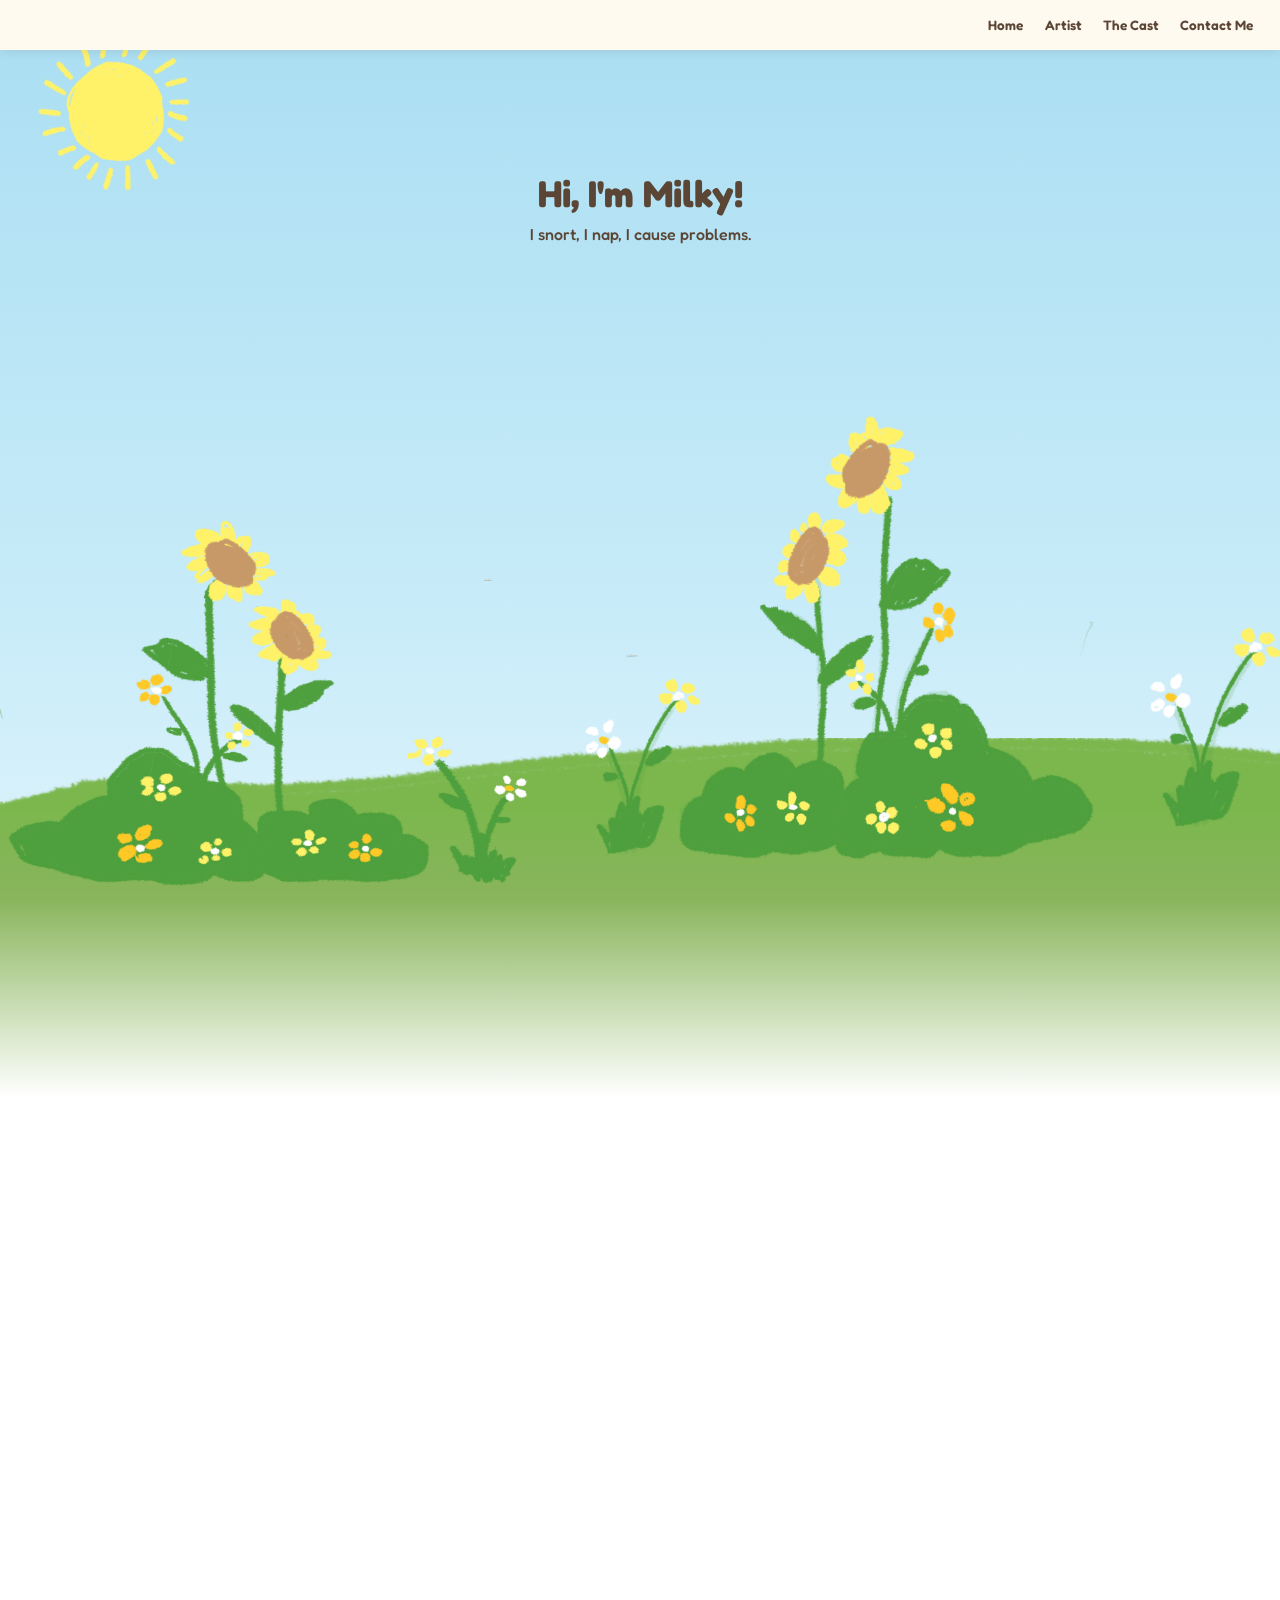
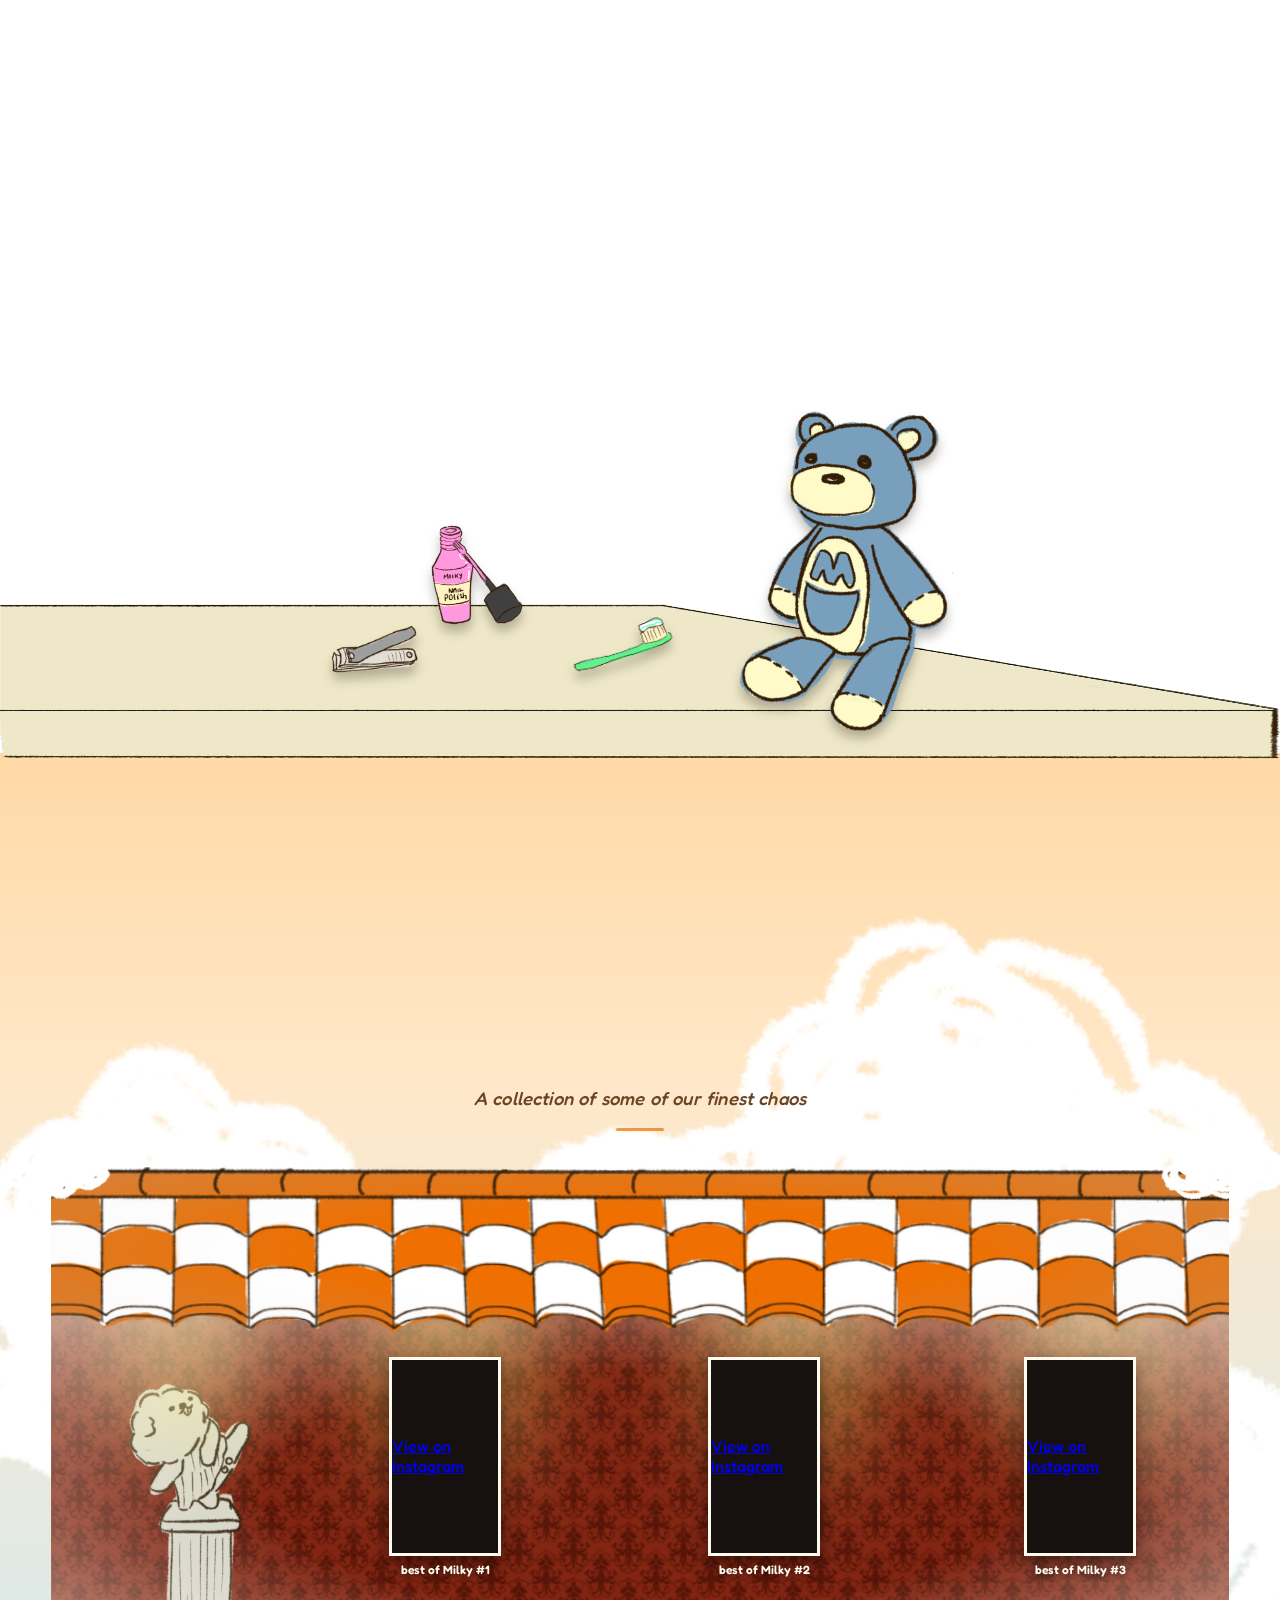
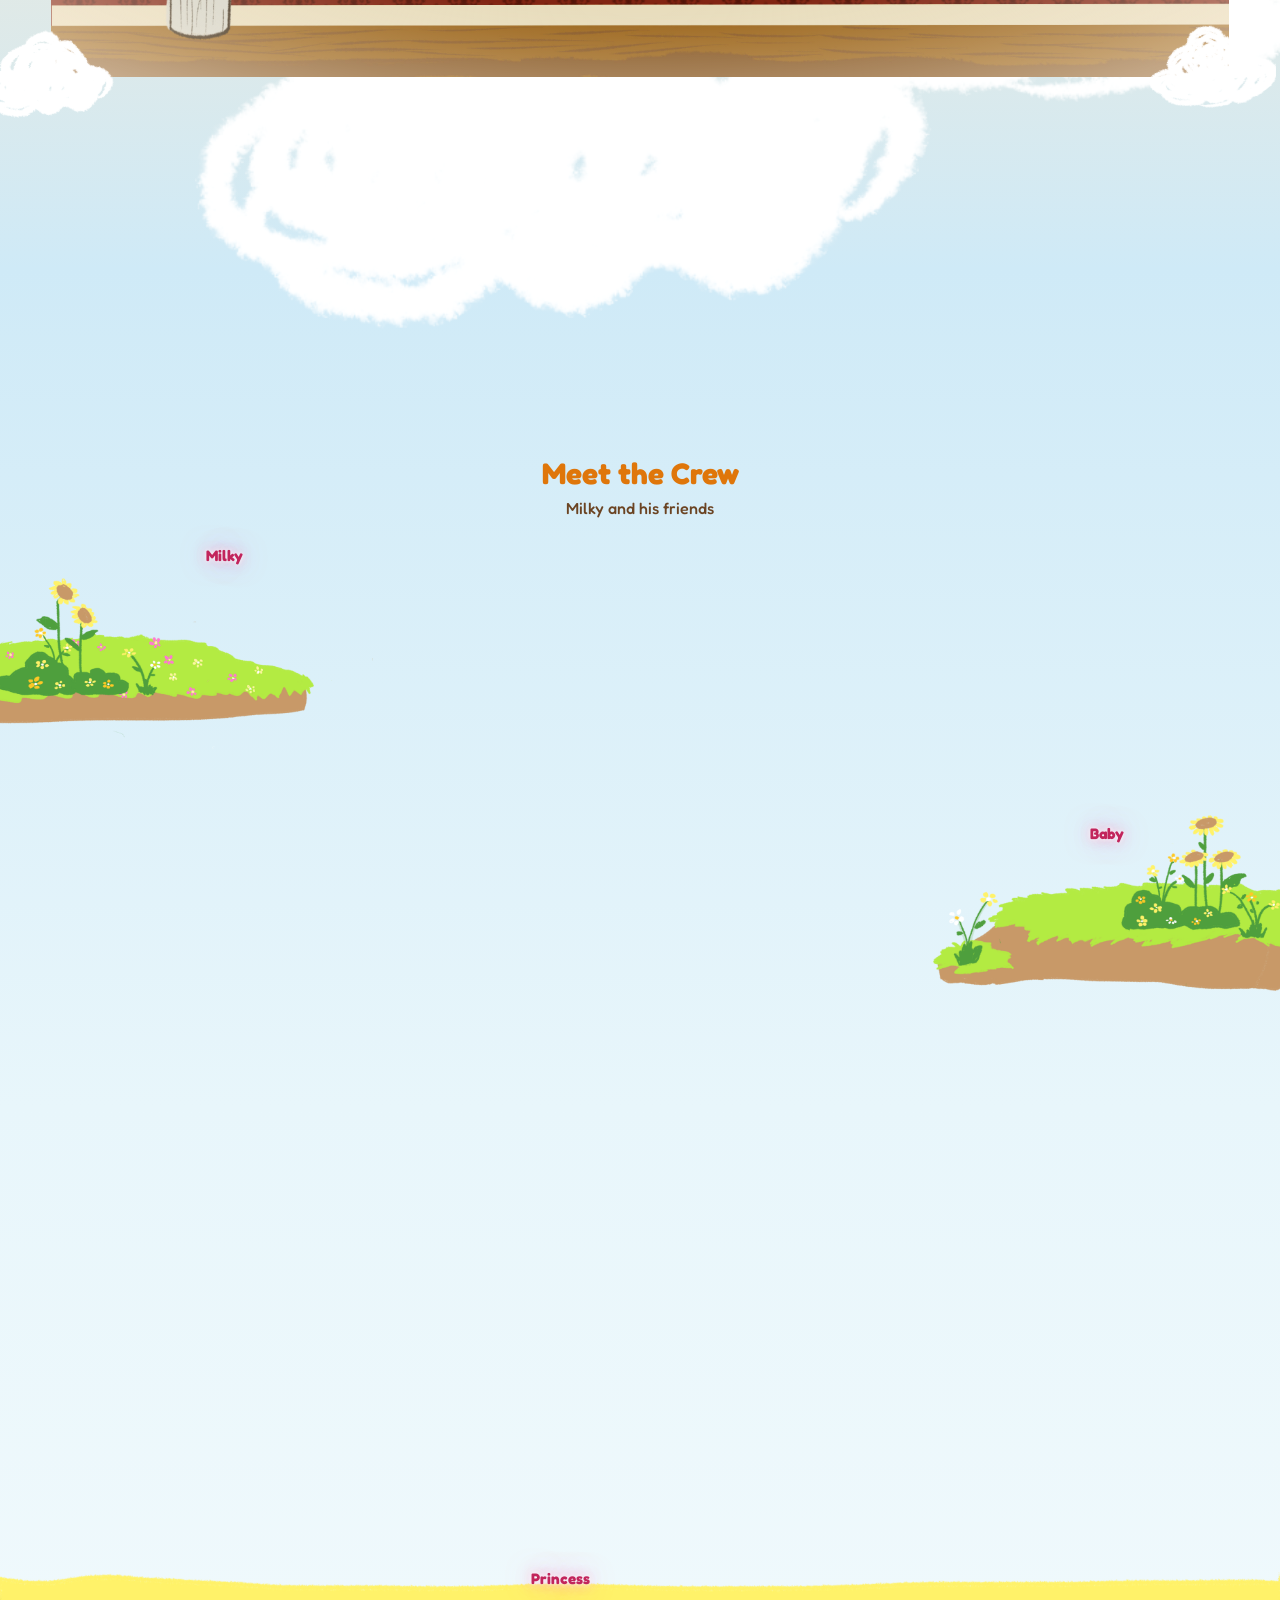
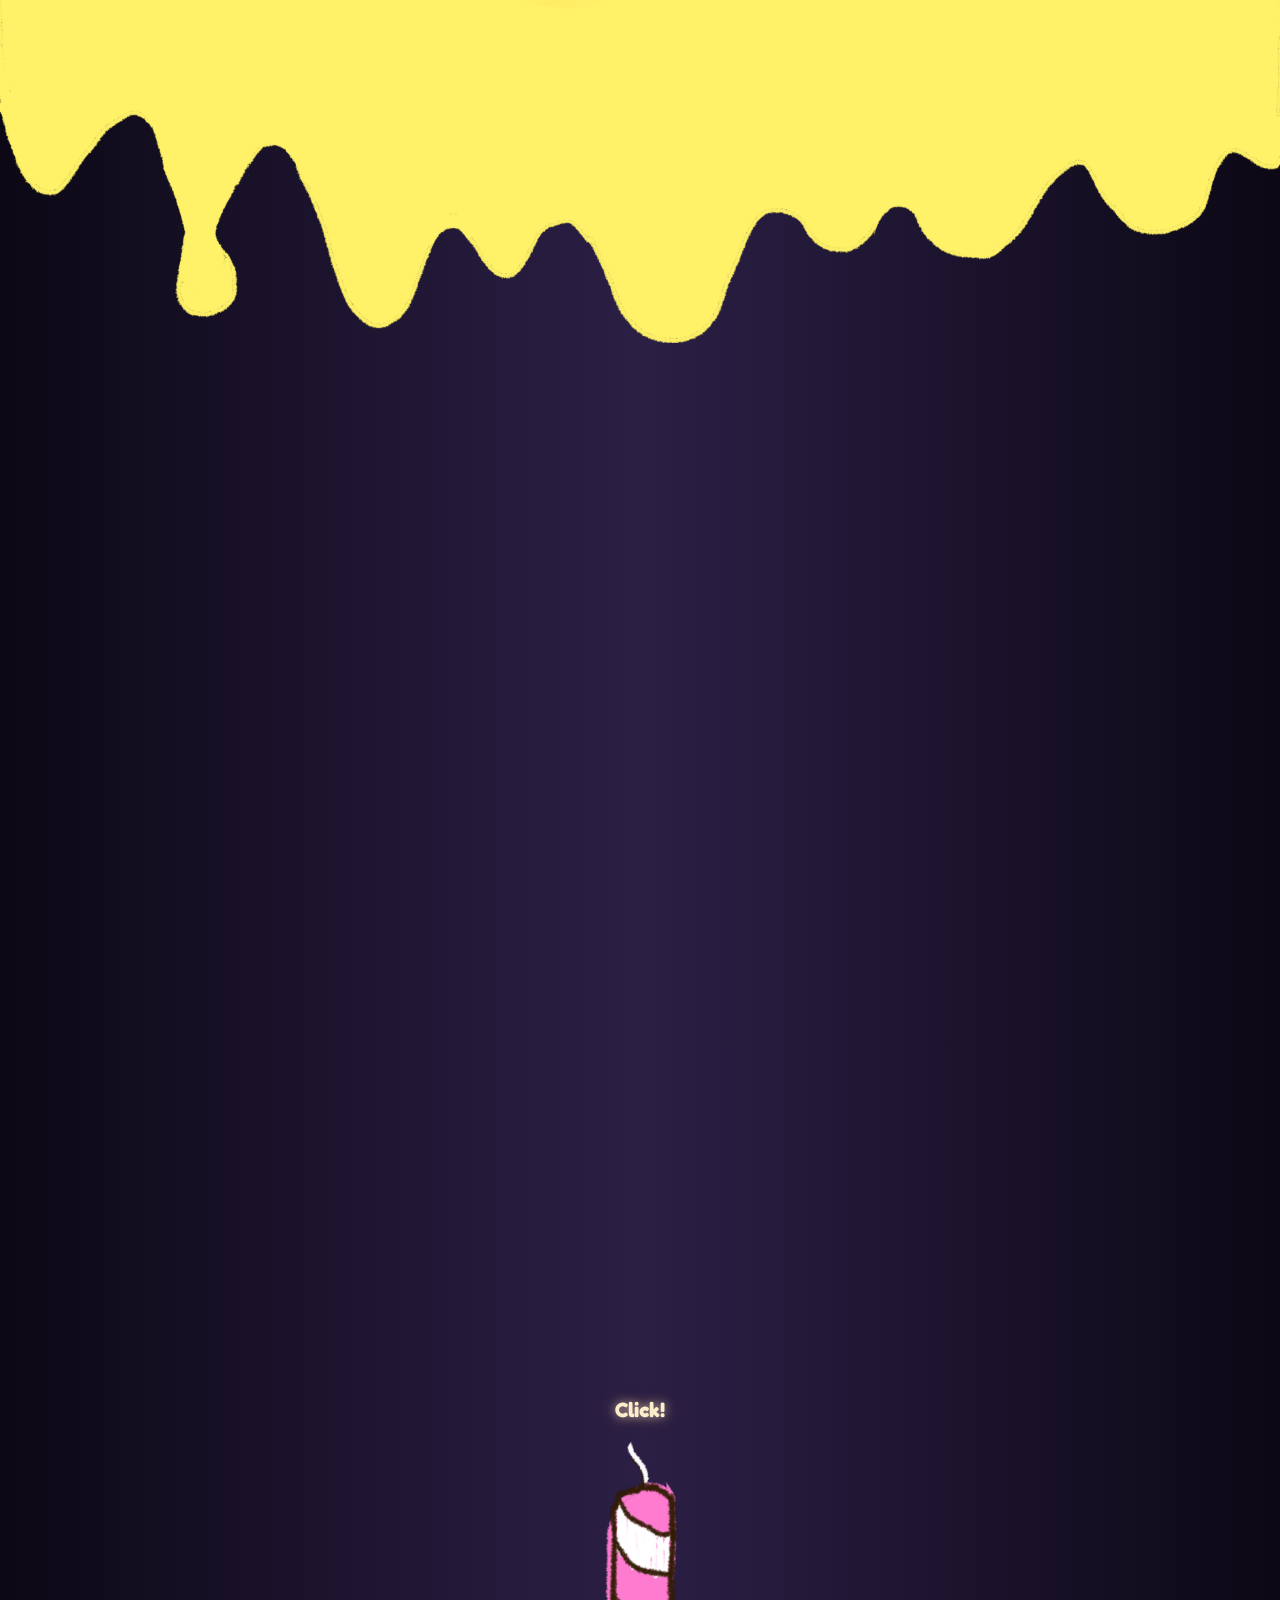
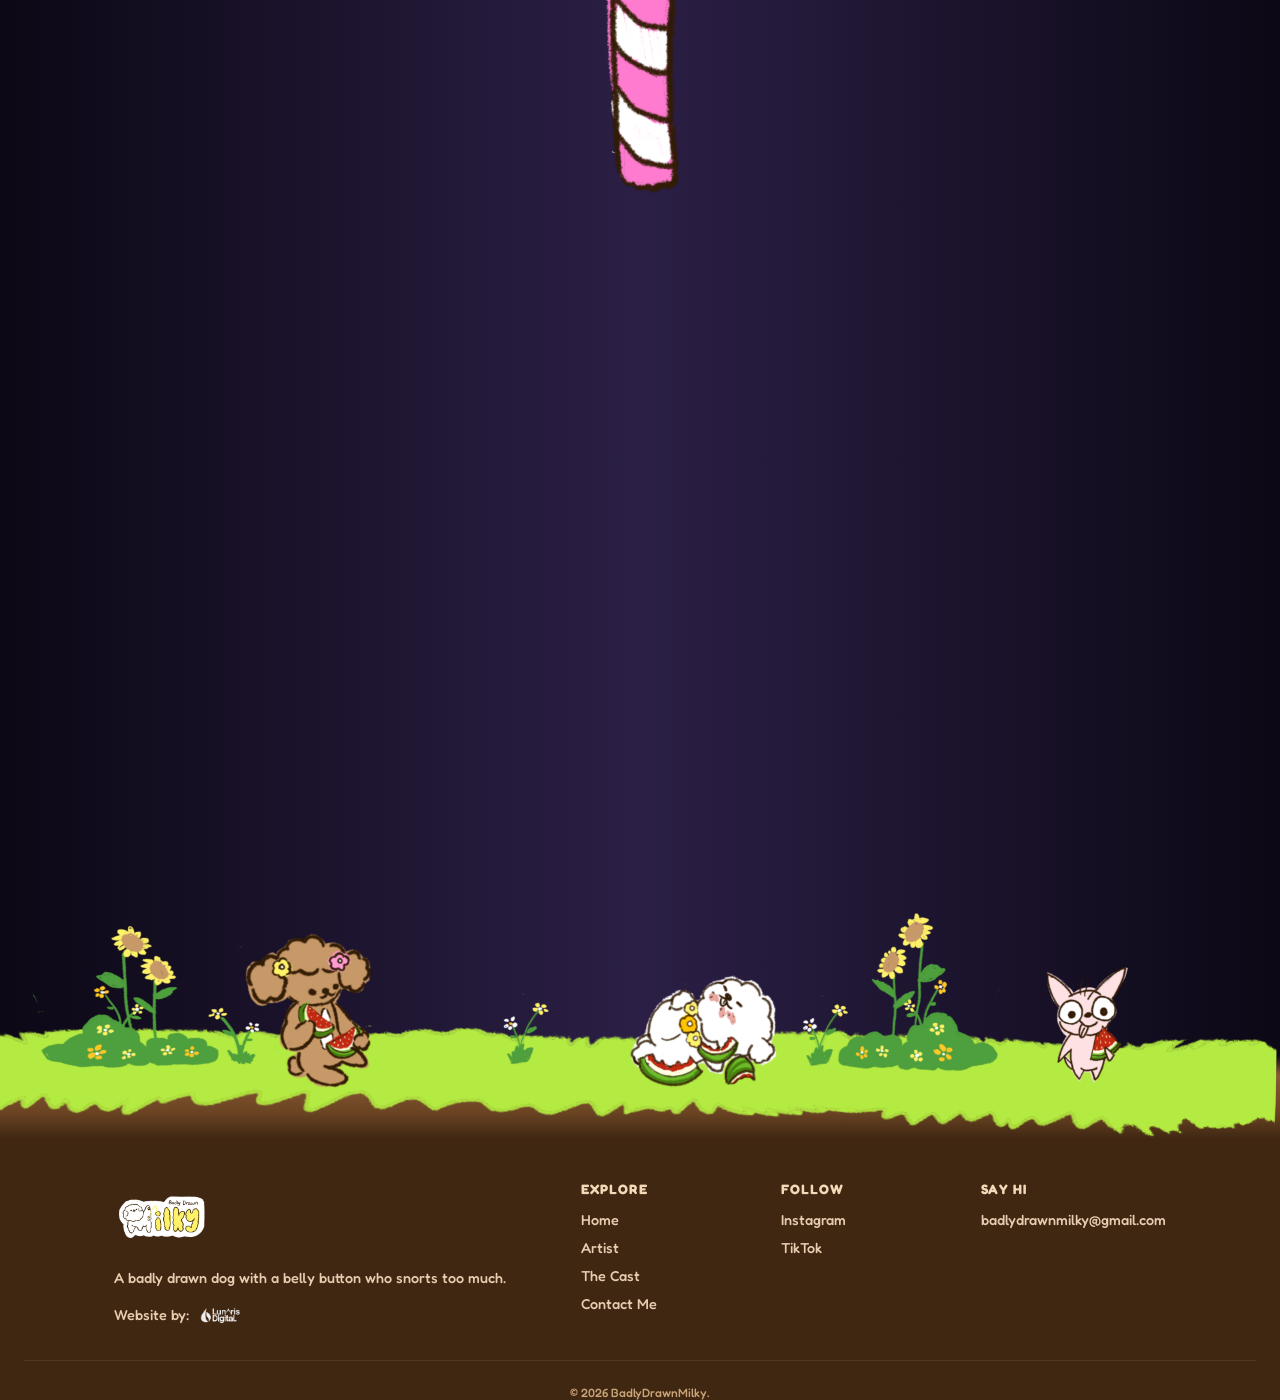
<file: index.html>
<!doctype html>
<html lang="en">
<head>
  <!-- Google tag (gtag.js) -->
  <script async src="https://www.googletagmanager.com/gtag/js?id=G-FRT5Y7G5FS"></script>
  <script>
    window.dataLayer = window.dataLayer || [];
    function gtag(){dataLayer.push(arguments);}
    gtag('js', new Date());

    gtag('config', 'G-FRT5Y7G5FS');
  </script>
  <meta charset="UTF-8">
  <meta name="viewport" content="width=device-width, initial-scale=1.0">
  <title>BadlyDrawnMilky</title>
  <!-- 2026-09-14: real copy — was previously missing entirely (Google was
       filling in an auto-generated, wrong-language snippet as a result, per
       the site-info card the user screenshotted). Kept short/factual and in
       the same voice as the hero/section-2 copy ("I snort, I nap, I cause
       problems" / "a badly drawn dog with a belly button"), not marketing
       copy invented for SEO's sake. Mirrored into og:/twitter: below since
       link-preview unfurls (the exact kind of card in that screenshot) read
       those over the plain description when present, not just search. -->
  <meta name="description" content="Meet Milky — a badly drawn dog with a belly button who snorts too much, naps constantly, and causes problems. Explore his world with Baby and Princess.">
  <!-- Same "milky icon .jpg" the user supplied, cropped tight to its actual
       drawn content (the source file is a 2048x1985 canvas with the little
       face mark floating in a sea of empty white margin — unprocessed, it
       would render as a near-invisible speck at real favicon sizes) and
       padded back out to a square. See assets/web/favicon-32.png etc.'s own
       generation notes in this project's memory for the crop coordinates. -->
  <link rel="icon" type="image/png" href="assets/web/favicon-512.png">
  <link rel="icon" type="image/png" sizes="32x32" href="assets/web/favicon-32.png">
  <link rel="apple-touch-icon" href="assets/web/apple-touch-icon-180.png">
  <meta property="og:type" content="website">
  <meta property="og:title" content="BadlyDrawnMilky">
  <meta property="og:description" content="Meet Milky — a badly drawn dog with a belly button who snorts too much, naps constantly, and causes problems. Explore his world with Baby and Princess.">
  <meta property="og:image" content="https://badlydrawnmilky.com/assets/web/favicon-512.png">
  <meta property="og:url" content="https://badlydrawnmilky.com/">
  <meta name="twitter:card" content="summary">
  <meta name="twitter:title" content="BadlyDrawnMilky">
  <meta name="twitter:description" content="Meet Milky — a badly drawn dog with a belly button who snorts too much, naps constantly, and causes problems. Explore his world with Baby and Princess.">
  <meta name="twitter:image" content="https://badlydrawnmilky.com/assets/web/favicon-512.png">
  <link rel="preconnect" href="https://fonts.googleapis.com">
  <link rel="preconnect" href="https://fonts.gstatic.com" crossorigin>
  <!-- Fredoka: a rounded, chunky display/text font that matches the
       hand-drawn/pastel brand better than a system sans — used site-wide
       (not just headings) per "more cartoonish font style that is
       thicker". 500/600/700 covers body copy, the header bar, and
       headings without needing a separate heading-only face. -->
  <link href="https://fonts.googleapis.com/css2?family=Fredoka:wght@500;600;700&display=swap" rel="stylesheet">
  <link rel="stylesheet" href="css/style.css?v=4">
</head>
<body>

  <!-- Permanent top nav — position:fixed + a high z-index (100, above
       everything else on the page, whose own highest is 11) so it never
       scrolls away, unlike every other "sticky" element on the page
       (candle-rig, the section intro texts), which only stick within
       their own section and let go once it scrolls past. -->
  <header class="site-header" id="site-header">
    <a class="site-header-brand" href="#section-1" aria-label="BadlyDrawnMilky home">
      <!-- The full "Badly Drawn Milky" wordmark + mascot, animated —
           already carries the site name drawn into the clip itself, so no
           separate text sits next to it (see the removed <span> this
           replaced). White source background, keyed off via CSS
           mix-blend-mode:multiply against the header's own cream bg
           (same technique this exact clip used pre-August-reset, per the
           old README) rather than a runtime canvas key — cheap and exact
           for a plain white background, no green/black-key edge-case
           tuning needed the way the page's other clips require. -->
      <video class="site-header-logo" src="assets/web/logo-animation-header.mp4" autoplay loop muted playsinline></video>
    </a>
    <nav class="site-header-nav">
      <a href="#section-1">Home</a>
      <a href="under-construction.html">Artist</a>
      <a href="the-cast-milky.html">The Cast</a>
      <a href="contact.html">Contact Me</a>
    </nav>
  </header>

  <section class="hero" id="section-1">
    <img class="hero-sun" src="assets/web/hero-sun.png" alt="" aria-hidden="true">

    <div class="hero-text">
      <h1>Hi, <span class="hero-name">I'm Milky!</span></h1>
      <p>I snort, I nap, I cause problems.</p>
    </div>

    <!-- "1 Hero- M1 start transition.mp4" (homepage-plan.txt item 1a): Milky
         falls in from off-screen once, landing roughly where the idle loop
         below sits, then crossfades into it — see the hero block in main.js.
         Drawn at its full native 1920x1080 (an earlier version cropped this
         tight to just his landing spot, but a landing-poof effect in the
         clip grows bigger than any crop tight enough to reuse the loop
         canvas's own small box, and got visibly hard-clipped by the crop's
         own edges — see .hero-milky-start in style.css for the fix). -->
    <canvas class="hero-milky-start" id="milky-start-canvas" width="1920" height="1080" aria-hidden="true"></canvas>
    <video id="milky-start-source" src="assets/web/hero-m1-start.mp4" muted playsinline preload="auto" style="position:absolute; left:-9999px; top:-9999px;"></video>
    <canvas class="hero-milky" id="milky-canvas" width="800" height="800" aria-hidden="true"></canvas>
    <video id="milky-source" src="assets/web/hero-m1-loop.mp4" loop muted playsinline preload="auto" style="position:absolute; left:-9999px; top:-9999px;"></video>

    <img class="hero-flowers" src="assets/web/hero-flowers.png" srcset="assets/web/hero-flowers-sm.png 1200w, assets/web/hero-flowers.png 2000w" sizes="(max-width: 700px) 220vw, min(100vw, 1400px)" alt="" aria-hidden="true">
    <img class="hero-grass" src="assets/web/hero-grass.png" alt="" aria-hidden="true">
  </section>

  <section class="section-2-placeholder" id="section-2">
    <div class="section-2-buffer">
      <div class="s2-intro-text reveal-text">
        <p>A badly drawn dog with a belly button who snorts too much.<br>Started as one silly animation, never really stopped.</p>
      </div>
    </div>

    <div class="m2-stage" id="m2-stage">
      <img class="m2-platform" id="m2-platform" src="assets/web/m2-platform.png" alt="" aria-hidden="true">
      <!-- Mobile-only replacement for .m2-platform above (that image is
           display:none on mobile, this is display:none on desktop — see
           style.css). Earlier rounds tried re-cropping m2-platform.png
           vertically (top/bottom slices), which either lost one of its two
           ink lines or dragged in the source art's left-side perspective
           wedge — both read badly once stretched to mobile's much taller
           platform height. m2-platform-mobile.png instead crops
           HORIZONTALLY: a slice from the source art's flat middle/right
           region only (x 1000-1900 of the 1920-wide original), well clear
           of the wedge (which ends around x~950-980), full original height
           at that slice (y 52-722, keeping both the back-seam line near the
           top and the front-edge line near the bottom, plus the corner
           seam between them). That region has no perspective geometry left
           to distort, so stretching it to full mobile width via
           object-fit: fill just extends the horizontal ink lines — it
           reads as one continuous 3D platform edge-to-edge instead of a
           tapering/cropped fragment. -->
      <img class="m2-platform-mobile" src="assets/web/m2-platform-mobile.png" alt="" aria-hidden="true">
      <!-- The old CSS-drawn platform box faded its own front face into
           section-3's #ffd9a6 first gradient stop so the mobile
           section-to-section color change didn't cut hard at the boundary
           (see style.css history). A plain stretched <img> has no fill
           color of its own to fade, so this sibling overlay reproduces
           the same fade on top of it instead of losing that fix. -->
      <div class="m2-platform-mobile-fade" aria-hidden="true"></div>
      <!-- 2026-09-07: split from one merged m2-table-items.png into 3
           individually-tappable images (reusing the same standalone
           m2-mobile-*.png art the mobile layout already has — see
           .m2-desktop-nailclipper's own comment in style.css) so each
           grooming item can carry its own shadow/idle-wobble/tap-pop. -->
      <!-- Not aria-hidden, unlike the other purely-decorative elements in
           this stage — its 3 children are real focusable/clickable
           controls (role="button" tabindex="0" below), and aria-hidden on
           an ancestor of a focusable element is an accessibility
           violation (the element stays keyboard-focusable while hidden
           from assistive tech, which is worse than not hiding it at all). -->
      <div class="m2-groom-cluster">
        <img class="m2-groom-item m2-tappable m2-desktop-nailclipper m2-reveal" id="m2-desktop-nailclipper" src="assets/web/m2-mobile-nailclipper.png" alt="Nail clipper" role="button" tabindex="0">
        <img class="m2-groom-item m2-tappable m2-desktop-nailpolish m2-reveal" id="m2-desktop-nailpolish" src="assets/web/m2-mobile-nailpolish.png" alt="Nail polish" role="button" tabindex="0">
        <img class="m2-groom-item m2-tappable m2-desktop-toothbrush m2-reveal" id="m2-desktop-toothbrush" src="assets/web/m2-mobile-toothbrush.png" alt="Toothbrush" role="button" tabindex="0">
      </div>
      <img class="m2-teddy-bear m2-groom-item m2-reveal" id="m2-teddy-bear" src="assets/web/m2-teddy-bear.png" alt="" aria-hidden="true">
      <!-- Mobile-only: replaces the desktop "items sitting on the table"
           treatment above (.m2-groom-cluster/.m2-teddy-bear, hidden on
           mobile — see style.css) with the same 4 props floating loose
           around Milky instead of resting on the table surface. Hidden on
           desktop by default, shown + positioned in the mobile media
           query. Reuses .m2-reveal for the same scroll-triggered fade-in
           as every other item in this stage, and .m2-groom-item/
           .m2-tappable (see style.css) for the shared shadow/idle-wobble/
           tap-pop treatment — same as the desktop cluster above. -->
      <img class="m2-mobile-prop m2-mobile-nailpolish m2-groom-item m2-tappable m2-reveal" id="m2-mobile-nailpolish" src="assets/web/m2-mobile-nailpolish.png" alt="Nail polish" role="button" tabindex="0">
      <img class="m2-mobile-prop m2-mobile-nailclipper m2-groom-item m2-tappable m2-reveal" id="m2-mobile-nailclipper" src="assets/web/m2-mobile-nailclipper.png" alt="Nail clipper" role="button" tabindex="0">
      <img class="m2-mobile-prop m2-mobile-teddybear m2-groom-item m2-reveal" id="m2-mobile-teddybear" src="assets/web/m2-mobile-teddybear-sm.png" alt="" aria-hidden="true">
      <img class="m2-mobile-prop m2-mobile-toothbrush m2-groom-item m2-tappable m2-reveal" id="m2-mobile-toothbrush" src="assets/web/m2-mobile-toothbrush.png" alt="Toothbrush" role="button" tabindex="0">
      <canvas class="m2-video-canvas" id="m2-video-canvas" width="1920" height="1080" aria-hidden="true"></canvas>
      <video id="m2-video-source" src="assets/web/m2-start-baked.mp4" muted playsinline preload="metadata" style="position:absolute; left:-9999px; top:-9999px;"></video>
      <canvas class="m2-loop-canvas" id="m2-loop-canvas" width="700" height="700" aria-hidden="true"></canvas>
      <video id="m2-loop-source" src="assets/web/m2-loop-source.mp4" muted playsinline loop preload="metadata" style="position:absolute; left:-9999px; top:-9999px;"></video>
    </div>
  </section>

  <section class="section-3" id="section-3">
    <p class="bocr-plaque reveal-text">A collection of some of our finest chaos</p>

    <div class="bocr-cloud-frame">
      <img class="bocr-cloud" src="assets/web/bocr-cloud.png" alt="" aria-hidden="true">
      <div class="bocr-frame">
        <img class="bocr-roof" src="assets/web/bocr-roof.png" srcset="assets/web/bocr-roof-sm.png 1000w, assets/web/bocr-roof.png 1920w" sizes="(max-width: 700px) 100vw, 75vw" alt="" aria-hidden="true">
        <img class="bocr-roof-blend" src="assets/web/bocr-roof.png" srcset="assets/web/bocr-roof-sm.png 1000w, assets/web/bocr-roof.png 1920w" sizes="(max-width: 700px) 100vw, 75vw" alt="" aria-hidden="true">
        <div class="bocr-viewport-wrap">
          <div class="bocr-viewport" id="bocr-viewport">
            <!-- .bocr-strip-wrap sizes itself to the image's own rendered
                 width (inline-block, no width set) so the 6 spotlight
                 frames below — positioned in % of THIS box, not of
                 .bocr-viewport's visible window — land on the actual
                 yellowish glow pools baked into bocr-background.jpg
                 (measured directly off the source: 7680x1080, glow peaks
                 at roughly x 1147/2077/2997/4622/5567/6418px) and pan
                 together with the artwork as it scrolls, instead of
                 needing to be repositioned by hand every scroll tick. -->
            <div class="bocr-strip-wrap">
              <img class="bocr-strip" src="assets/web/bocr-background.jpg" alt="Best-of content reel: a small gallery starring Milky and friends">

              <div class="bocr-spotlight" style="left: 14.93%;">
                <div class="bocr-spotlight-embed" data-platform="instagram" data-url="https://www.instagram.com/reel/C9w9vm2p0cJ/" data-zoom="1.45"></div>
                <p class="bocr-spotlight-caption">best of Milky #1</p>
              </div>
              <div class="bocr-spotlight" style="left: 27.04%;">
                <div class="bocr-spotlight-embed" data-platform="instagram" data-url="https://www.instagram.com/reel/DDM95Qyvful/" data-zoom="1.45"></div>
                <p class="bocr-spotlight-caption">best of Milky #2</p>
              </div>
              <!-- data-zoom (#1-#6): these posts' own media is pillarboxed
                   inside Instagram's card (black bars left/right — the media
                   itself is narrower than the card) — see fitEmbedIframe in
                   main.js for what data-zoom does. 1.45 was measured directly
                   off a screenshot of #3; the same value was carried over to
                   the rest as a starting estimate rather than a per-post
                   measurement, so any of them may still need their own nudge
                   once actually visible. #1 was originally left unzoomed on
                   the assumption its video already filled edge-to-edge, but
                   it actually renders visibly smaller/differently sized than
                   the rest without it — carries the same 1.45 now. -->
              <div class="bocr-spotlight" style="left: 39.02%;">
                <div class="bocr-spotlight-embed" data-platform="instagram" data-url="https://www.instagram.com/reel/DLR-KskRHq7/" data-zoom="1.45"></div>
                <p class="bocr-spotlight-caption">best of Milky #3</p>
              </div>
              <div class="bocr-spotlight" style="left: 60.18%;">
                <div class="bocr-spotlight-embed" data-platform="instagram" data-url="https://www.instagram.com/reel/DJqvhnpxl9Q/" data-zoom="1.45"></div>
                <p class="bocr-spotlight-caption">best of Milky #4</p>
              </div>
              <div class="bocr-spotlight" style="left: 72.49%;">
                <div class="bocr-spotlight-embed" data-platform="instagram" data-url="https://www.instagram.com/reel/DOu-1RNCT9M/" data-zoom="1.45"></div>
                <p class="bocr-spotlight-caption">best of Milky #5</p>
              </div>
              <div class="bocr-spotlight" style="left: 83.57%;">
                <div class="bocr-spotlight-embed" data-platform="instagram" data-url="https://www.instagram.com/reel/DI1JKiLPLNn/" data-zoom="1.45"></div>
                <p class="bocr-spotlight-caption">best of Milky #6</p>
              </div>
            </div>
          </div>
        </div>
        <!-- Milky walking left-to-right across the museum floor as the
             page scrolls through this frame (see the museum-walker block
             in main.js) — from "3 BOCR - M1.mov" (assets/Homepage), a
             short run-cycle clip transcoded/cropped to
             bocr-milky-walk.mp4. His own left/right position is driven
             entirely by JS (scroll progress through .bocr-frame), not
             CSS; the canvas just plays the run-cycle loop in place. -->
        <div class="bocr-museum-walker" id="bocr-museum-walker">
          <canvas class="bocr-milky-walk-canvas" id="bocr-milky-walk-canvas" width="816" height="1060" aria-hidden="true"></canvas>
        </div>
      </div>

      <img class="bocr-cloud-border bocr-cloud-border-tl" src="assets/web/bocr-cloud-tl.png" alt="" aria-hidden="true">
      <img class="bocr-cloud-border bocr-cloud-border-tr" src="assets/web/bocr-cloud-tr.png" alt="" aria-hidden="true">
      <img class="bocr-cloud-border bocr-cloud-border-bl" src="assets/web/bocr-cloud-bl.png" alt="" aria-hidden="true">
      <img class="bocr-cloud-border bocr-cloud-border-br" src="assets/web/bocr-cloud-br.png" alt="" aria-hidden="true">
    </div>

    <div class="bocr-crew-heading reveal-text">
      <h2>Meet the Crew</h2>
      <p>Milky and his friends</p>
    </div>

    <div class="bocr-platforms" id="bocr-platforms">
      <!-- Hover-reveal caption per character (see .bocr-crew-caption in
           style.css) — the short "Milky (chaos) / Baby (the calm one,
           allegedly) / Princess (certified menace)" taglines from Home
           Content Summary.txt's own Meet the Cast entry, never used
           anywhere on the page until now. Each sits inside the same box
           that already positions that character's platform/canvas, so
           :hover on the box (not the canvas — canvases are all
           pointer-events:none, see their own rules) is what triggers it. -->
      <div class="bocr-milky-spot">
        <img class="bocr-milky-platform" src="assets/web/bocr-milky-platform.png" alt="" aria-hidden="true">
        <canvas class="bocr-milky-intro-canvas" id="bocr-milky-intro-canvas" width="853" height="480" aria-hidden="true"></canvas>
        <canvas class="bocr-milky-loop-canvas" id="bocr-milky-loop-canvas" width="700" height="978" aria-hidden="true"></canvas>
        <div class="bocr-pee-chain" id="bocr-pee-chain" aria-hidden="true"></div>
        <div class="bocr-crew-caption">
          <p class="bocr-crew-caption-name">Milky</p>
          <p class="bocr-crew-caption-sub">chaos</p>
        </div>
      </div>

      <div class="bocr-baby-spot">
        <img class="bocr-baby-platform" src="assets/web/bocr-baby-platform.png" alt="" aria-hidden="true">
        <canvas class="bocr-baby-loop-canvas" id="bocr-baby-loop-canvas" width="700" height="954" aria-hidden="true"></canvas>
        <div class="bocr-crew-caption">
          <p class="bocr-crew-caption-name">Baby</p>
          <p class="bocr-crew-caption-sub">the calm one, allegedly</p>
        </div>
      </div>
    </div>

    <div class="bocr-river-wrap">
      <img class="bocr-princess-river" src="assets/web/bocr-princess-river.png" alt="" aria-hidden="true">
      <!-- Own hotspot wrapper, sized to exactly match the canvas's previous
           position/width (see its own comment in style.css) — .bocr-river-
           wrap itself spans the section's full width (it's the river's
           decorative backing strip), way bigger than Princess herself, so
           hovering anywhere on it would have wrongly counted as hovering
           her. This scopes :hover to just her own box instead. -->
      <div class="bocr-princess-hotspot">
        <canvas class="bocr-princess-loop-canvas" id="bocr-princess-loop-canvas" width="1000" height="648" aria-hidden="true"></canvas>
        <div class="bocr-crew-caption">
          <p class="bocr-crew-caption-name">Princess</p>
          <p class="bocr-crew-caption-sub">certified menace</p>
        </div>
      </div>
    </div>

  </section>

  <section class="section-4" id="section-4">
    <!-- Fixed to the viewport (not the section) while section-4 is in
         view, so it can "follow" scroll — see the candle-follow block in
         main.js. .candle-rig only handles base position (centered,
         near the bottom) and reveal/hide opacity; .candle-physics inside
         it is where the scroll-reactive spring-physics wobble gets
         applied each frame, kept separate so the two transforms never
         fight each other. -->
    <!-- Restyled from 3 plain stacked paragraphs (read as one dense block
         of text, per "too messy") into distinct number+label stat tiles —
         see .s4-stats/.s4-stat-* in style.css. Same copy, just given each
         number its own visual weight and breathing room instead of
         burying it mid-sentence. -->
    <div class="s4-intro-text reveal-text">
      <h2>Milky's world keeps growing</h2>
      <div class="s4-stats">
        <div class="s4-stat">
          <p class="s4-stat-number">187K+</p>
          <p class="s4-stat-label">humans (and their dogs) follow this chaos</p>
        </div>
        <div class="s4-stat">
          <p class="s4-stat-number">1.6M</p>
          <p class="s4-stat-label">views on an average video. We don't know how either.</p>
        </div>
        <div class="s4-stat">
          <p class="s4-stat-number">1 in 6</p>
          <p class="s4-stat-label">posts goes viral. Milky remains unbothered.</p>
        </div>
      </div>
    </div>

    <div class="candle-rig" id="candle-rig" aria-hidden="true">
      <!-- The crew showing up to celebrate once the candle is lit — see the
           SPARKS_NEEDED handler in main.js's candle-ignite block, which adds
           .is-revealed here the instant the fire appears. Sits as a sibling
           BEFORE .candle-physics (not a separate top-level sticky element)
           so it inherits the candle's own sticky position + mouse-follow
           wobble for free, and plain DOM order keeps the candle drawn in
           front with no z-index needed. -->
      <!-- Layering per "move princess behind baby": DOM order is the only
           thing that controls stacking here (no z-index on any of the 3),
           so Baby simply needs to come AFTER Princess in the markup to
           render in front of her. Milky's own order relative to the other
           two wasn't part of the request, left as the first (furthest
           back) of the three. -->
      <div class="s4-crew" id="s4-crew">
        <canvas class="s4-crew-canvas s4-crew-milky" id="s4-crew-milky-canvas" width="700" height="614"></canvas>
        <canvas class="s4-crew-canvas s4-crew-princess" id="s4-crew-princess-canvas" width="700" height="1182"></canvas>
        <canvas class="s4-crew-canvas s4-crew-baby" id="s4-crew-baby-canvas" width="700" height="890"></canvas>
      </div>
      <div class="candle-physics" id="candle-physics">
        <img class="candle-only" id="candle-only" src="assets/web/candle-only-sm.png" alt="A striped candle">
        <canvas class="candle-flame-canvas" id="candle-spark-canvas" width="852" height="480"></canvas>
        <canvas class="candle-flame-canvas" id="candle-fire-canvas" width="852" height="480"></canvas>
      </div>
      <!-- Blinks above the candle to prompt the click — main.js's
           candle-ignite block adds .is-hidden the instant the candle is
           actually clicked (state leaves 'unlit'), so it never lingers once
           the spark/fire sequence has started. Sits directly on .candle-rig
           (not .candle-physics) so it stays put rather than following the
           candle's own mouse-follow wobble. -->
      <p class="candle-click-hint" id="candle-click-hint">Click!</p>
    </div>
  </section>

  <footer class="site-footer" id="site-footer">
    <div class="footer-grass-wrap">
      <picture>
        <source media="(max-width: 700px)" srcset="assets/web/footer-grass-phone.png">
        <img class="footer-grass" src="assets/web/footer-grass-pc.png" alt="" aria-hidden="true">
      </picture>
    </div>

    <div class="footer-ground">
      <div class="footer-content">
        <div class="footer-brand">
          <img class="footer-logo" src="assets/web/logo.png" alt="BadlyDrawnMilky logo">
          <p>A badly drawn dog with a belly button who snorts too much.</p>
          <p class="footer-credit">
            Website by:
            <a href="https://lunarisds.com/" target="_blank" rel="noopener" aria-label="Website by Lunaris Digital">
              <img class="footer-credit-logo" src="assets/Footer/lunaris-digital-logo.png" alt="Lunaris Digital">
            </a>
          </p>
        </div>

        <!-- Labels now match the header nav's own names for these same 3
             anchors exactly (was "Home/About/Gallery" here vs. "Home/
             Artist/The Cast" up in .site-header-nav for the identical
             #section-1/2/3 targets) — two different names for the same
             page structure read as a mistake, not a style choice. -->
        <div class="footer-links">
          <h3>Explore</h3>
          <ul>
            <li><a href="#section-1">Home</a></li>
            <li><a href="under-construction.html">Artist</a></li>
            <li><a href="the-cast-milky.html">The Cast</a></li>
            <li><a href="contact.html">Contact Me</a></li>
          </ul>
        </div>

        <div class="footer-links">
          <h3>Follow</h3>
          <ul>
            <li><a href="https://www.instagram.com/badlydrawnmilky" target="_blank" rel="noopener">Instagram</a></li>
            <li><a href="https://www.tiktok.com/@badlydrawnmilky" target="_blank" rel="noopener">TikTok</a></li>
          </ul>
        </div>

        <div class="footer-links">
          <h3>Say hi</h3>
          <ul>
            <li><a href="mailto:badlydrawnmilky@gmail.com">badlydrawnmilky@gmail.com</a></li>
          </ul>
        </div>
      </div>

      <p class="footer-copyright">&copy; 2026 BadlyDrawnMilky.</p>
    </div>
  </footer>

  <!-- Hidden sources for the section-3 crew canvases (see .bocr-gif-source
       in style.css): short looping .mp4s, keyed transparent the same way
       as the hero/M2 clips (see startBlackKeyedCanvas in main.js). These
       used to be animated GIF <img>s instead, which never actually
       animated in real-world testing (stuck on frame 1) even served over
       http:// — <video> avoids that entirely. -->
  <video class="bocr-gif-source" id="bocr-milky-intro-source" src="assets/web/bocr-milky-intro.mp4?v=5" muted playsinline preload="metadata"></video>
  <video class="bocr-gif-source" id="bocr-milky-loop-source" src="assets/web/bocr-milky-loop.mp4?v=8" muted loop playsinline preload="metadata"></video>
  <video class="bocr-gif-source" id="bocr-milky-walk-source" src="assets/web/bocr-milky-walk.mp4?v=1" muted loop playsinline preload="metadata"></video>
  <video class="bocr-gif-source" id="bocr-milky-pee-source" src="assets/web/bocr-milky-pee.mp4?v=5" muted loop playsinline preload="metadata"></video>
  <video class="bocr-gif-source" id="bocr-baby-loop-source" src="assets/web/bocr-baby-loop.mp4?v=8" muted loop playsinline preload="metadata"></video>
  <video class="bocr-gif-source" id="bocr-princess-loop-source" src="assets/web/bocr-princess-loop.mp4?v=8" muted loop playsinline preload="metadata"></video>
  <!-- Candle spark plays once per click ('ended' handoff, same pattern as
       Milky's intro->loop above), fire loops until the extinguish timer
       fires — see the candle-ignite block in main.js. -->
  <video class="bocr-gif-source" id="candle-spark-source" src="assets/web/candle-spark.mp4?v=3" muted playsinline preload="metadata"></video>
  <video class="bocr-gif-source" id="candle-fire-source" src="assets/web/candle-fire.mp4?v=3" muted loop playsinline preload="metadata"></video>
  <!-- Section-4 crew (Milky/Baby/Princess celebrating with party favors).
       These clips draw their own ink outline in essentially the exact
       same near-(0,0,0) black a dropped-alpha "background" would be, so
       a plain black key can't tell ink from background apart — two
       attempts to reconstruct real alpha via a second matte video (kept
       in sync first via matching play()/loop calls, then via a shared JS
       clock) both still let color and matte drift a frame apart in
       practice, showing up as a black shadow ghosting behind the
       character. Fixed at the source instead: composited at transcode
       time over a solid GREEN backing, then keyed at runtime against
       green instead of black — same one-video startBlackKeyedCanvas
       pattern as every other clip on the page, including hero Milky,
       just with the key color swapped (see the CREW_GREEN constants at
       this call site in main.js, and the ink-override block in
       applyBlackKey itself). The character's own colors, ink included,
       all sit far from saturated green, so there's no ambiguity the way
       there was with black.

       2026-09-13: regenerated from the real per-character alpha masters
       (assets/Homepage/Seperate Assets/5- {Milky,Baby,Princess} only
       MP4.mp4 — genuine 3840x2160 HEVC, real alpha channel confirmed by
       decoding a frame straight to PNG with ffmpeg and checking it in
       Node: background pixels read alpha=0, interior ink alpha=255 with
       a real anti-aliased ramp between, ink itself measuring rgb(~50,
       28,7) — matching the brand logo's own ink almost exactly) instead
       of whatever produced the previous s4-crew-*-green.mp4 — reported
       "the lines aren't black, some transparent, some brown" traced
       back to that previous source having visibly lighter/bled ink to
       begin with, not just a runtime-keying tuning issue (see
       applyBlackKey's own ink-override comment in main.js for the full
       story). The exact crop rect per character (in the master's own
       3840x2160 space) was solved, not eyeballed: measured this same
       character's bounding box in BOTH the old already-shipped green
       clip's own frame 0 (in canvas pixels) and the new master's frame 0
       (in source pixels), then solved the scale + offset that maps one
       onto the other, so the character lands at the exact same size/
       position within the canvas as before — verified by compositing
       both old and new frame 0 side by side, pixel-identical framing.
       (Princess's swing is wide enough that no single frame's own
       bounding box matched cleanly on both axes at once — used her most
       resting/narrow frame for the fit instead, sized off the stool's
       own stable height.) Recipe (Milky shown; Baby/Princess only differ
       in their crop rect + canvas size, 700x890/883x1123x1849,998 and
       700x1182/1108x1871x1361,159 respectively):
         ffmpeg -i "5- Milky only MP4.mp4" \
           -f lavfi -i "color=c=0x00FF00:s=700x614:r=24" \
           -filter_complex "[0:v]crop=1009:885:1108:1229,
             scale=700:614:flags=lanczos,format=yuva420p[fg];
             [1:v][fg]overlay=shortest=1:format=auto,format=yuv420p[out]" \
           -map "[out]" -an -c:v libx264 -crf 16 -preset slow
           -movflags +faststart s4-crew-milky-green.mp4 -->
  <video class="bocr-gif-source" id="s4-crew-milky-source" src="assets/web/s4-crew-milky-green.mp4?v=3" muted loop playsinline preload="metadata"></video>
  <video class="bocr-gif-source" id="s4-crew-baby-source" src="assets/web/s4-crew-baby-green.mp4?v=3" muted loop playsinline preload="metadata"></video>
  <video class="bocr-gif-source" id="s4-crew-princess-source" src="assets/web/s4-crew-princess-green.mp4?v=3" muted loop playsinline preload="metadata"></video>

  <!-- Cursor-follow fire-spark particles for section-4's dark "empty room",
       before the candle is lit (see the s4-embers block in main.js) — a
       plain fixed-position container, not inside #section-4 itself, so it
       isn't affected by that section's own stacking/scroll context. Empty
       here; main.js pre-fills it with a small reused pool of .s4-ember
       divs (a first version was a single blob following the cursor via a
       CSS keyframe flicker — replaced per feedback that it read as a flat
       circle and looked janky/low-framerate; real spawned-per-mousemove
       particles read as actual sparks instead). -->
  <div class="s4-embers" id="s4-embers" aria-hidden="true"></div>

  <script src="js/main.js?v=8"></script>
</body>
</html>
</file>
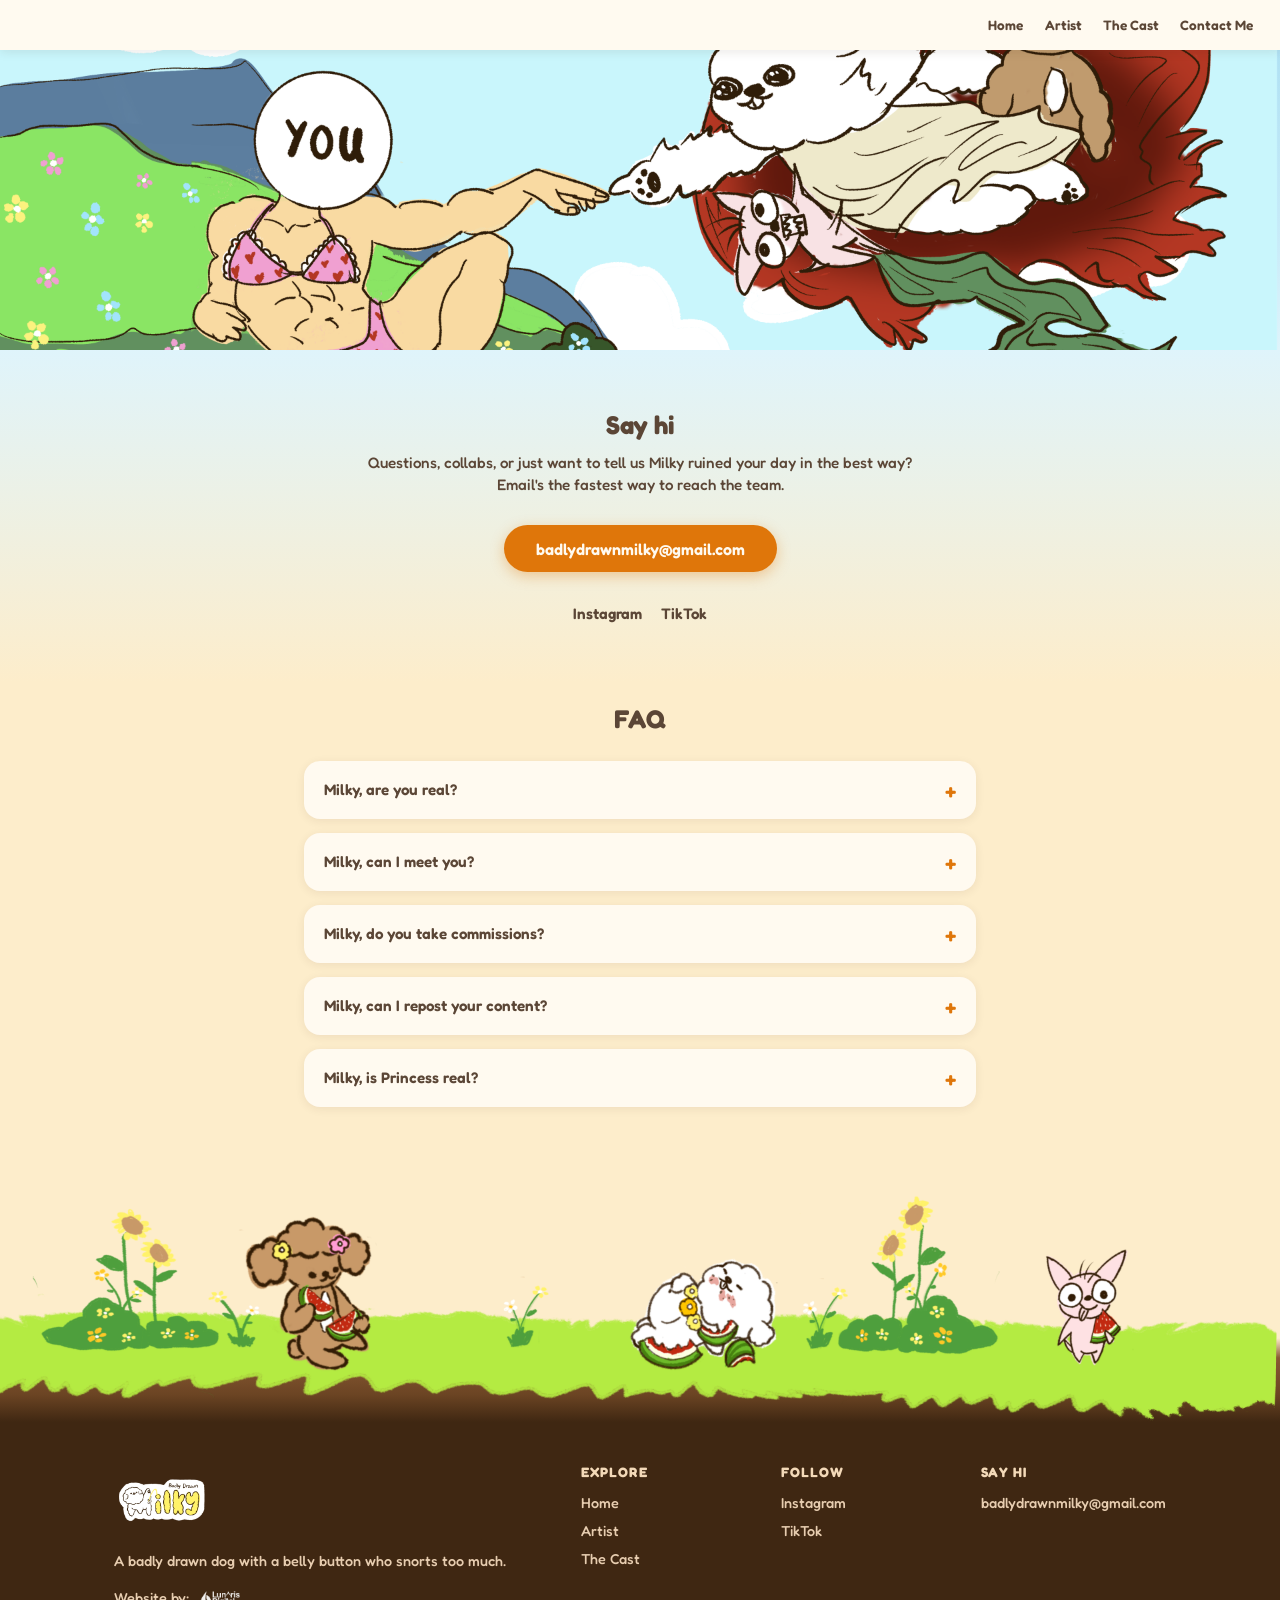
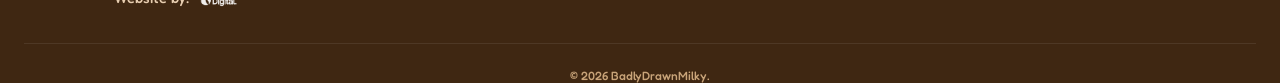
<file: contact.html>
<!doctype html>
<html lang="en">
<head>
  <!-- Google tag (gtag.js) -->
  <script async src="https://www.googletagmanager.com/gtag/js?id=G-FRT5Y7G5FS"></script>
  <script>
    window.dataLayer = window.dataLayer || [];
    function gtag(){dataLayer.push(arguments);}
    gtag('js', new Date());

    gtag('config', 'G-FRT5Y7G5FS');
  </script>
  <meta charset="UTF-8">
  <meta name="viewport" content="width=device-width, initial-scale=1.0">
  <title>Contact - BadlyDrawnMilky</title>
  <meta name="description" content="Get in touch with BadlyDrawnMilky — say hi, ask a question, or just tell Milky he's a good boy.">
  <link rel="icon" type="image/png" href="assets/web/favicon-512.png">
  <link rel="icon" type="image/png" sizes="32x32" href="assets/web/favicon-32.png">
  <link rel="apple-touch-icon" href="assets/web/apple-touch-icon-180.png">
  <meta property="og:type" content="website">
  <meta property="og:title" content="Contact - BadlyDrawnMilky">
  <meta property="og:description" content="Get in touch with BadlyDrawnMilky — say hi, ask a question, or just tell Milky he's a good boy.">
  <meta property="og:image" content="https://badlydrawnmilky.com/assets/web/favicon-512.png">
  <meta property="og:url" content="https://badlydrawnmilky.com/contact">
  <meta name="twitter:card" content="summary">
  <meta name="twitter:title" content="Contact - BadlyDrawnMilky">
  <meta name="twitter:description" content="Get in touch with BadlyDrawnMilky — say hi, ask a question, or just tell Milky he's a good boy.">
  <meta name="twitter:image" content="https://badlydrawnmilky.com/assets/web/favicon-512.png">
  <link rel="preconnect" href="https://fonts.googleapis.com">
  <link rel="preconnect" href="https://fonts.gstatic.com" crossorigin>
  <link href="https://fonts.googleapis.com/css2?family=Fredoka:wght@500;600;700&display=swap" rel="stylesheet">
  <link rel="stylesheet" href="css/style.css">
</head>
<body>

  <!-- Same fixed header as index.html (see its own comments there) — "Home"/
       "Artist" point back at the homepage's own sections since this page
       has none of its own, "The Cast" goes to the-cast-milky.html (the
       first of 3 planned character pages), and "Contact Me" now links
       here instead of firing a mailto: directly, so it doubles as the
       current-page indicator. -->
  <header class="site-header" id="site-header">
    <a class="site-header-brand" href="index.html" aria-label="BadlyDrawnMilky home">
      <video class="site-header-logo" src="assets/web/logo-animation-header.mp4" autoplay loop muted playsinline></video>
    </a>
    <nav class="site-header-nav">
      <a href="index.html#section-1">Home</a>
      <a href="index.html#section-2">Artist</a>
      <a href="the-cast-milky.html">The Cast</a>
      <a href="contact.html" aria-current="page">Contact Me</a>
    </nav>
  </header>

  <!-- Contact banner: a riff on "The Creation of Adam" — Milky (+ crew,
       riding in on a red cape) reaching down to meet "you" reaching up,
       fingertips almost touching, with a soft light burst marking the
       point of contact. All 4 layers (sky, you, milky+crew, glow) were
       exported from the same 3840x2160 canvas already composed together
       (see assets/contact/), so stacking them full-bleed with identical
       sizing keeps every layer pixel-aligned at any viewport width — no
       manual positioning needed, just object-fit:cover + a shared
       object-position on a container cropped to a wide banner strip (see
       .contact-banner in style.css) rather than the source's full frame. -->
  <section class="contact-banner" id="contact-banner">
    <img class="contact-banner-layer contact-banner-bg" src="assets/contact/contact-sky-bg.png" alt="" aria-hidden="true">
    <img class="contact-banner-layer contact-banner-you" src="assets/contact/contact-you.png" alt="" aria-hidden="true">
    <img class="contact-banner-layer contact-banner-milky" src="assets/contact/contact-milky-crew.png" alt="Milky and friends flying in" aria-hidden="true">
    <!-- mix-blend-mode:screen (see style.css) drops this clip's black
         backing out entirely, leaving just the glow — no color-keying
         needed since there's nothing but a light burst to key. -->
    <video class="contact-banner-layer contact-banner-glow" src="assets/contact/contact-glow.mp4" autoplay loop muted playsinline aria-hidden="true"></video>
  </section>

  <section class="contact-section" id="contact-section">
    <div class="contact-card">
      <h2>Say hi</h2>
      <p>Questions, collabs, or just want to tell us Milky ruined your day in the best way? Email's the fastest way to reach the team.</p>
      <a class="contact-cta" href="mailto:badlydrawnmilky@gmail.com">badlydrawnmilky@gmail.com</a>

      <div class="contact-socials">
        <a href="https://www.instagram.com/badlydrawnmilky" target="_blank" rel="noopener">Instagram</a>
        <a href="https://www.tiktok.com/@badlydrawnmilky" target="_blank" rel="noopener">TikTok</a>
      </div>
    </div>
  </section>

  <section class="faq-section" id="faq-section">
    <div class="faq-wrap">
      <h2>FAQ</h2>

      <details class="faq-item">
        <summary class="faq-question">Milky, are you real?</summary>
        <p class="faq-answer">Yes, the real Milky exists! And compared to the animated Milky, real Milky is a very good boy. He&rsquo;s potty trained. He just pees a lot.</p>
      </details>

      <details class="faq-item">
        <summary class="faq-question">Milky, can I meet you?</summary>
        <p class="faq-answer">Animated me? Turn on your phone. Boom, there I am. Real me? I&rsquo;m 16. I&rsquo;m retired. No meet-ups. I do naps, snacks, and pee breaks. Respect your elders.</p>
      </details>

      <details class="faq-item">
        <summary class="faq-question">Milky, do you take commissions?</summary>
        <p class="faq-answer">My human does. Email <a href="mailto:badlydrawnmilky@gmail.com">badlydrawnmilky@gmail.com</a>. I&rsquo;ll be watching. Probably from the couch.</p>
      </details>

      <details class="faq-item">
        <summary class="faq-question">Milky, can I repost your content?</summary>
        <p class="faq-answer">No. I will find you. I will pee on you. I have your scent.</p>
      </details>

      <details class="faq-item">
        <summary class="faq-question">Milky, is Princess real?</summary>
        <p class="faq-answer">Urm&hellip; he&rsquo;s real in our hearts. Next question.</p>
      </details>
    </div>
  </section>

  <!-- .is-warm forces the footer's own "lit" sky color (see
       .footer-grass-wrap::after in style.css) instead of its default —
       on index.html that class only gets added once the candle in
       section-4 is lit (main.js), and defaults to that section's dark
       purple room color otherwise. This page has no candle/dark room
       before it (main.js isn't loaded here at all), so the default read
       as a stray dark band under a cream FAQ section; is-warm swaps it
       for --room-warm (#fdedcb) instead, the same cream as .faq-section,
       with zero new CSS needed. -->
  <footer class="site-footer is-warm" id="site-footer">
    <div class="footer-grass-wrap">
      <picture>
        <source media="(max-width: 700px)" srcset="assets/web/footer-grass-phone.png">
        <img class="footer-grass" src="assets/web/footer-grass-pc.png" alt="" aria-hidden="true">
      </picture>
    </div>

    <div class="footer-ground">
      <div class="footer-content">
        <div class="footer-brand">
          <img class="footer-logo" src="assets/web/logo.png" alt="BadlyDrawnMilky logo">
          <p>A badly drawn dog with a belly button who snorts too much.</p>
          <p class="footer-credit">
            Website by:
            <a href="https://lunarisds.com/" target="_blank" rel="noopener" aria-label="Website by Lunaris Digital">
              <img class="footer-credit-logo" src="assets/Footer/lunaris-digital-logo.png" alt="Lunaris Digital">
            </a>
          </p>
        </div>

        <div class="footer-links">
          <h3>Explore</h3>
          <ul>
            <li><a href="index.html#section-1">Home</a></li>
            <li><a href="index.html#section-2">Artist</a></li>
            <li><a href="the-cast-milky.html">The Cast</a></li>
          </ul>
        </div>

        <div class="footer-links">
          <h3>Follow</h3>
          <ul>
            <li><a href="https://www.instagram.com/badlydrawnmilky" target="_blank" rel="noopener">Instagram</a></li>
            <li><a href="https://www.tiktok.com/@badlydrawnmilky" target="_blank" rel="noopener">TikTok</a></li>
          </ul>
        </div>

        <div class="footer-links">
          <h3>Say hi</h3>
          <ul>
            <li><a href="mailto:badlydrawnmilky@gmail.com">badlydrawnmilky@gmail.com</a></li>
          </ul>
        </div>
      </div>

      <p class="footer-copyright">&copy; 2026 BadlyDrawnMilky.</p>
    </div>
  </footer>

</body>
</html>
</file>
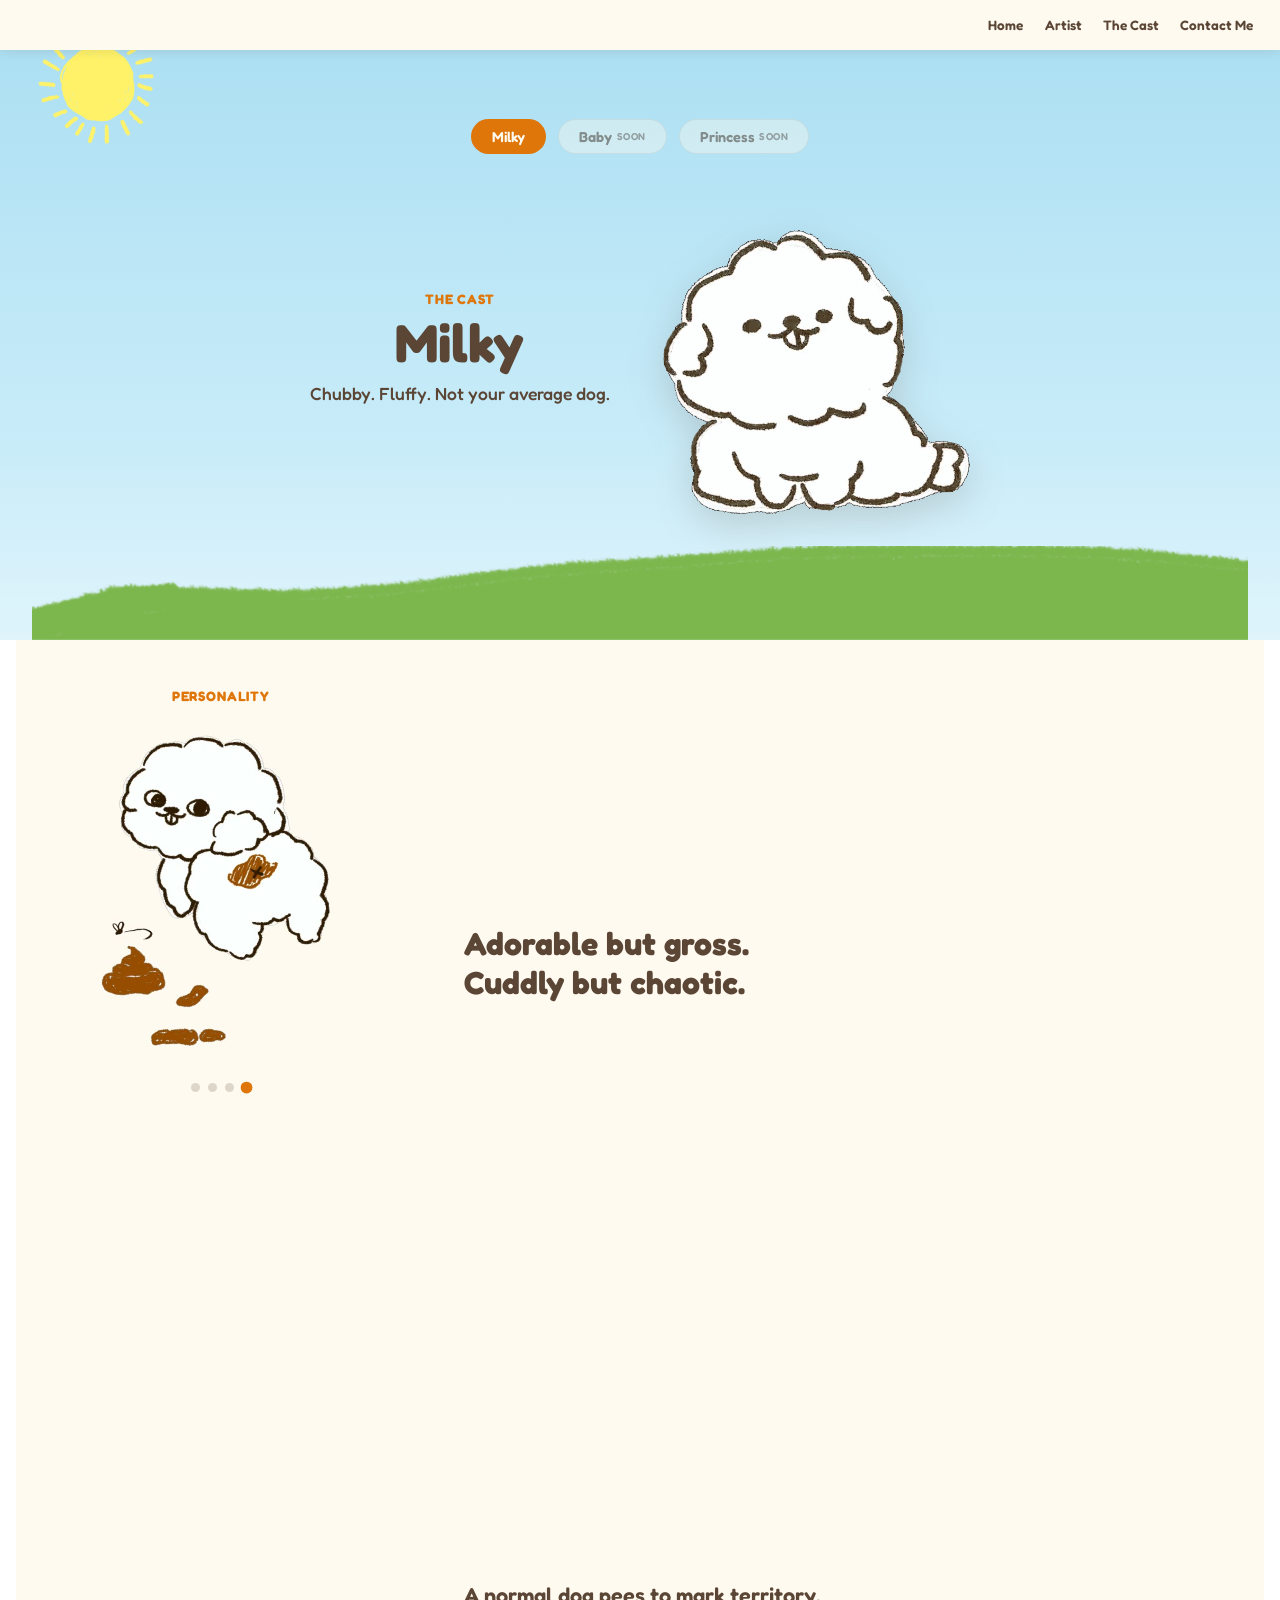
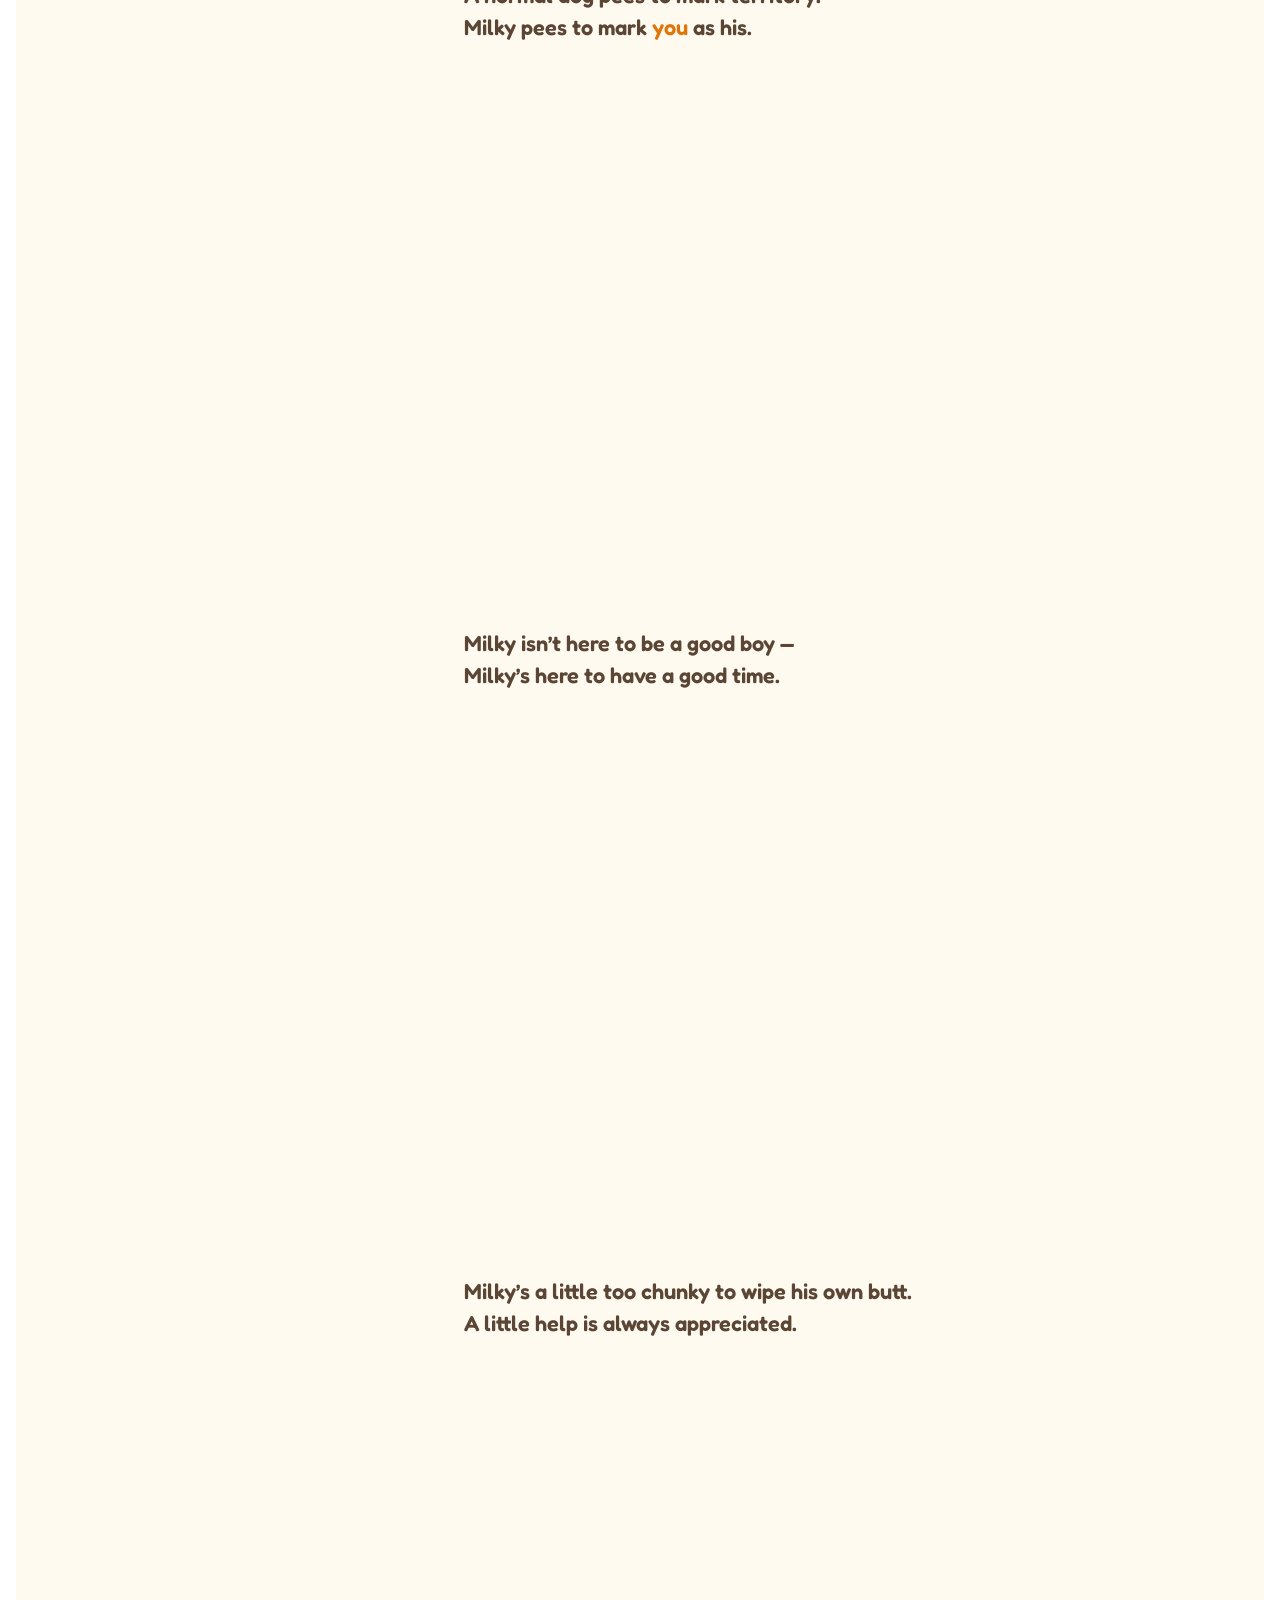
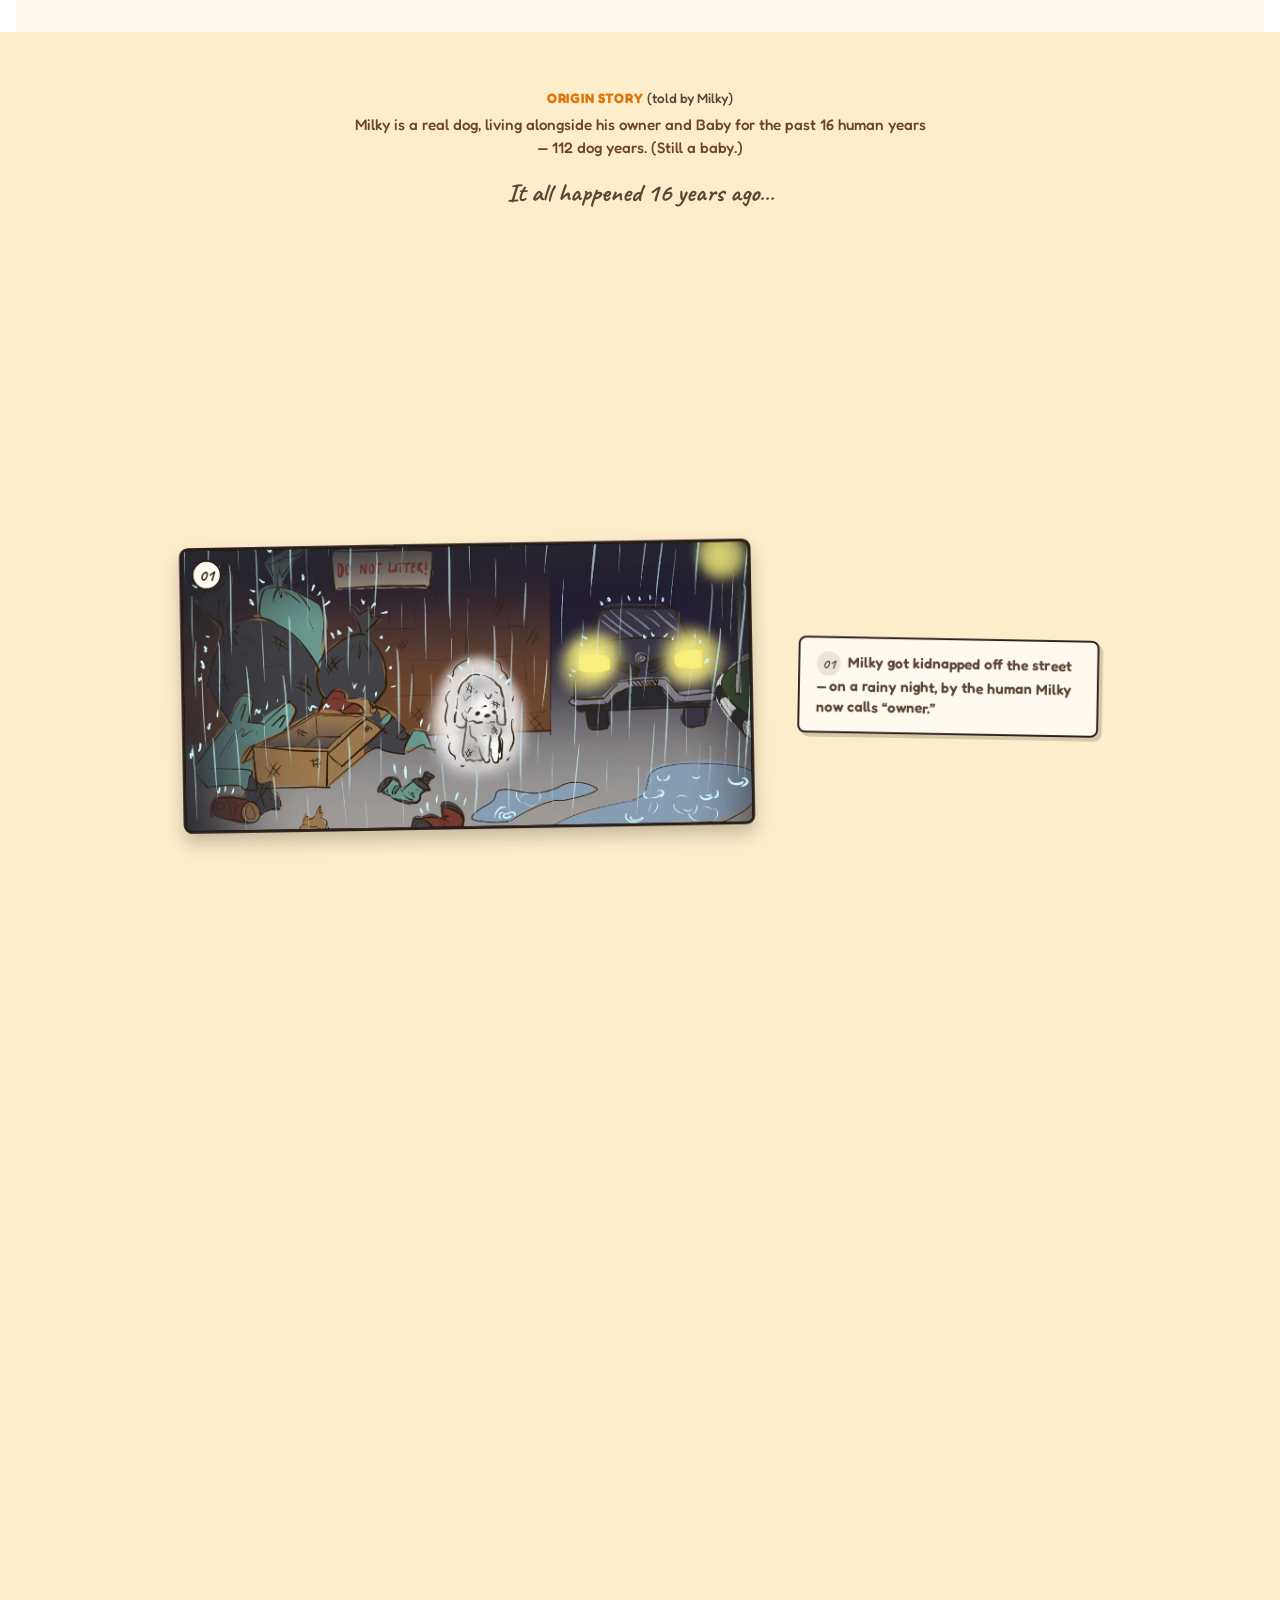
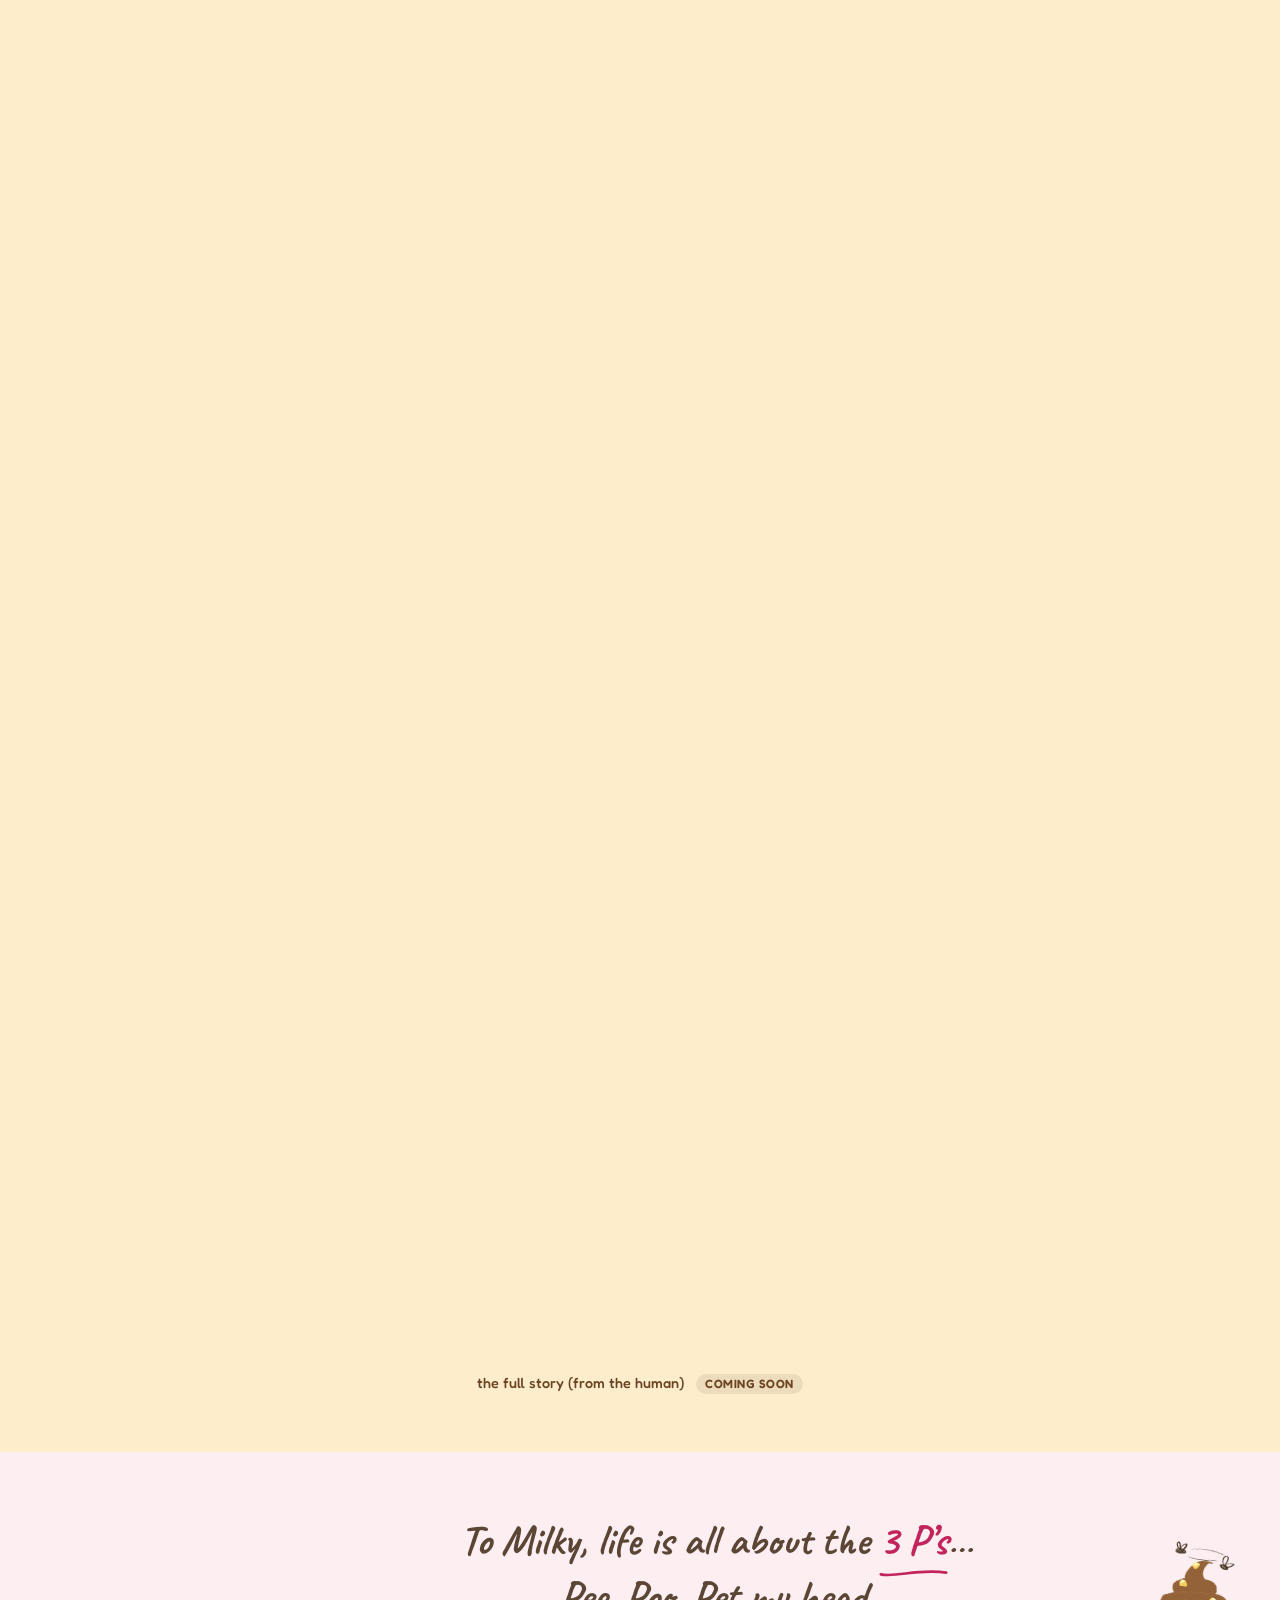
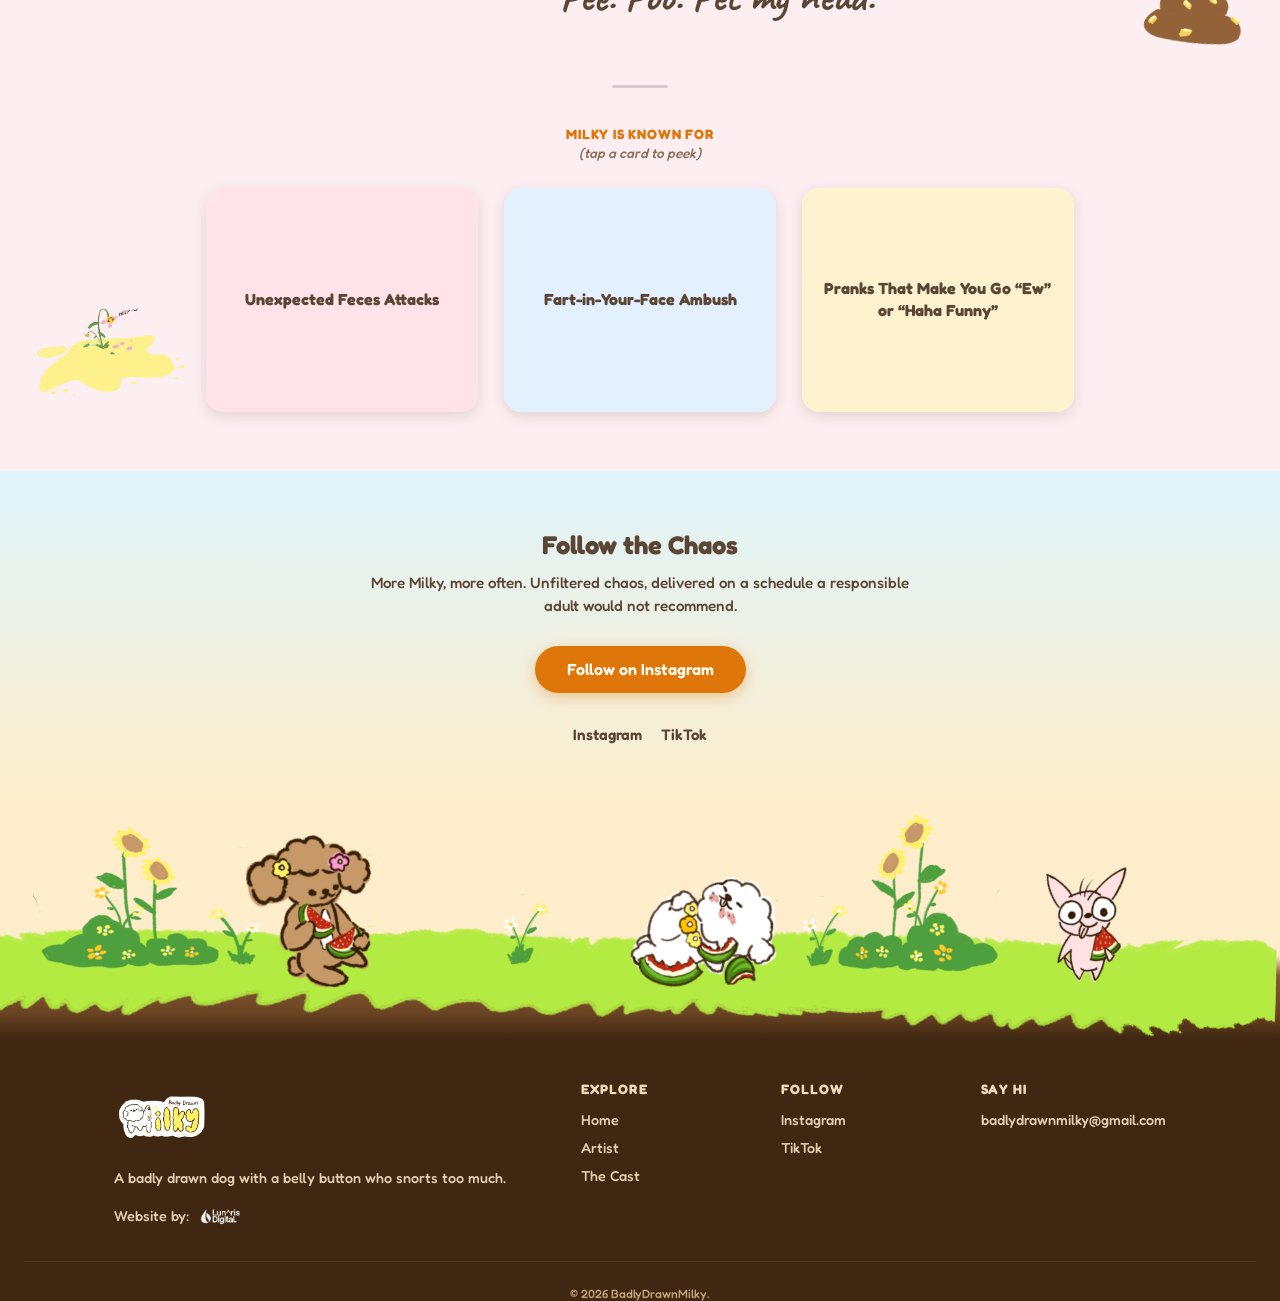
<file: the-cast-milky.html>
<!doctype html>
<html lang="en">
<head>
  <!-- Google tag (gtag.js) -->
  <script async src="https://www.googletagmanager.com/gtag/js?id=G-FRT5Y7G5FS"></script>
  <script>
    window.dataLayer = window.dataLayer || [];
    function gtag(){dataLayer.push(arguments);}
    gtag('js', new Date());

    gtag('config', 'G-FRT5Y7G5FS');
  </script>
  <meta charset="UTF-8">
  <meta name="viewport" content="width=device-width, initial-scale=1.0">
  <title>Milky - The Cast - BadlyDrawnMilky</title>
  <meta name="description" content="Meet Milky: chubby, fluffy, and not your average dog. His bio, his origin story (told by him), and the chaos he's known for.">
  <link rel="icon" type="image/png" href="assets/web/favicon-512.png">
  <link rel="icon" type="image/png" sizes="32x32" href="assets/web/favicon-32.png">
  <link rel="apple-touch-icon" href="assets/web/apple-touch-icon-180.png">
  <meta property="og:type" content="website">
  <meta property="og:title" content="Milky - The Cast - BadlyDrawnMilky">
  <meta property="og:description" content="Meet Milky: chubby, fluffy, and not your average dog. His bio, his origin story (told by him), and the chaos he's known for.">
  <meta property="og:image" content="https://badlydrawnmilky.com/assets/web/favicon-512.png">
  <meta property="og:url" content="https://badlydrawnmilky.com/the-cast-milky">
  <meta name="twitter:card" content="summary">
  <meta name="twitter:title" content="Milky - The Cast - BadlyDrawnMilky">
  <meta name="twitter:description" content="Meet Milky: chubby, fluffy, and not your average dog. His bio, his origin story (told by him), and the chaos he's known for.">
  <meta name="twitter:image" content="https://badlydrawnmilky.com/assets/web/favicon-512.png">
  <link rel="preconnect" href="https://fonts.googleapis.com">
  <link rel="preconnect" href="https://fonts.gstatic.com" crossorigin>
  <link href="https://fonts.googleapis.com/css2?family=Fredoka:wght@500;600;700&family=Caveat:wght@600;700&display=swap" rel="stylesheet">
  <link rel="stylesheet" href="css/style.css">
</head>
<body>

  <!-- Same fixed header as every other page (see contact.html's own comment)
       — "The Cast" now points at this page instead of the under-construction
       placeholder and carries aria-current, same as "Contact Me" does on
       contact.html. -->
  <header class="site-header" id="site-header">
    <a class="site-header-brand" href="index.html" aria-label="BadlyDrawnMilky home">
      <video class="site-header-logo" src="assets/web/logo-animation-header.mp4" autoplay loop muted playsinline></video>
    </a>
    <nav class="site-header-nav">
      <a href="index.html#section-1">Home</a>
      <a href="index.html#section-2">Artist</a>
      <a href="the-cast-milky.html" aria-current="page">The Cast</a>
      <a href="contact.html">Contact Me</a>
    </nav>
  </header>

  <!-- Hero: same sky-gradient/.hero-text treatment as the homepage's own
       hero (see .hero in style.css) so this page reads as part of the same
       site instead of a bolted-on new design — just a plain cream pill
       switcher added above the heading instead of the homepage's animated
       Milky-falls-in intro, since this page's own "Milky" IS the content,
       not a teaser for it. Baby/Princess are disabled (no href, aria-
       disabled) until their own pages exist — see TheCast_Milky.txt's own
       instruction that this page is "Milky first" of three. -->
  <section class="tcm-hero">
    <img class="tcm-hero-sun" src="assets/web/hero-sun.png" alt="" aria-hidden="true">

    <div class="tcm-switcher" role="tablist" aria-label="The Cast">
      <a class="tcm-switcher-pill is-active" href="the-cast-milky.html" role="tab" aria-selected="true">Milky</a>
      <span class="tcm-switcher-pill is-disabled" role="tab" aria-disabled="true" aria-selected="false">Baby <small>soon</small></span>
      <span class="tcm-switcher-pill is-disabled" role="tab" aria-disabled="true" aria-selected="false">Princess <small>soon</small></span>
    </div>

    <div class="tcm-hero-content">
      <div class="tcm-hero-text">
        <p class="tcm-eyebrow">The Cast</p>
        <h1>Milky</h1>
        <p class="tcm-hero-tagline">Chubby. Fluffy. Not your average dog.</p>
      </div>
      <img class="tcm-hero-portrait" src="assets/TheCast/Milky/milky-portrait.png" alt="Milky, a round fluffy white dog, sitting and smiling with his tongue out" width="579" height="631">
    </div>

    <img class="tcm-hero-grass" src="assets/web/hero-grass.png" alt="" aria-hidden="true">
  </section>

  <!-- Personality & Bio: now a pinned scroll-driven sequence instead of a
       static image+bullet-list split, per the 2026-10-14 redesign brief
       ("longer scroll... especially the Personality & Bio section"). Left
       column (.tcm-bio-art-col) holds a position:sticky art panel that
       stays put while the right column's 4 tall "beats" scroll past
       beside it — the same "how far has this scrolled" idea main.js
       already uses for the homepage museum walker, just done with native
       CSS sticky + an IntersectionObserver per beat (see
       the-cast-milky.js) instead of continuous rAF math, since nothing
       here needs sub-pixel positioning, only "which beat is centered
       right now." Beat 0 reuses the existing maraca cutout. Beats 1-3 got
       real dedicated art 2026-10-15 (milky-bio-*, cropped/resized from 4K
       originals — see that folder's own spaced-name source files),
       replacing an earlier reused gallery image (beat 1) and the site's
       placeholder portrait (beats 2/3): beat 1 is Milky nuzzling a rose
       with hearts, matching "pees to mark you as his" more directly than
       the old literal-peeing gallery shot did; beat 2 is him mid-
       handstand through a hoop for "here to have a good time"; beat 3 is
       a real <video> (milky-bio-wipe.mp4) of him turning to discover the
       mess he can't reach, for "a little help is always appreciated" —
       its source clip carries a genuine HEVC alpha channel (ffprobe
       doesn't surface it, but forcing yuva420p on decode does; same
       "HEVC-alpha trick" family as the homepage's character clips, see
       main.js's startAlphaMattedCanvas comment), which a plain re-encode
       to opaque h264 silently drops — stripping the alpha left the RGB
       plane's own black backing exposed where the clip was meant to read
       as transparent, blacking out the whole background. Composited onto
       this panel's own #fffaf0 at encode time (ffmpeg color=0xfffaf0
       overlay) instead of carried through as real video transparency,
       since the frame always sits on that exact flat color here — far
       simpler than standing up a canvas alpha-matte compositor for one
       decorative loop.

       Under 700px: two earlier mobile attempts didn't work out — a
       dropped-pin static-stack (image stopped corresponding to whatever
       beat was on screen) and a scaled-down side-by-side column (the
       user explicitly didn't want the beat text itself visibly
       scrolling past, just swapping like the image does, and wanted the
       art centered rather than parked in a narrow left column). This
       version instead makes .tcm-bio a single-column CSS GRID with
       .tcm-bio-art-col and .tcm-bio-beats placed in the SAME grid cell
       (both grid-column/row: 1) — grid's own stretch-to-fill-the-cell
       default is what gives the invisible .tcm-bio-beats (opacity: 0,
       pointer-events: none, still real DOM text so it stays in the
       accessibility tree and still drives the IntersectionObserver/
       scroll-trigger length) and the sticky art panel the SAME full
       height, so .tcm-bio-art-sticky still has real room to pin itself
       — same underlying mechanism as desktop's flex-stretch, just
       overlapping instead of side-by-side, since nothing here needs the
       beats to occupy any visible width of their own anymore.
       the-cast-milky.js's existing beat-activate() now also mirrors the
       current beat's own heading/paragraph markup (single source of
       truth, not duplicated by hand here) into .tcm-bio-caption-mobile,
       a plain centered, desktop-hidden paragraph that crossfades the
       same way the art does — see that function's own comment. -->
  <section class="tcm-bio" id="tcm-bio">
    <div class="tcm-bio-art-col">
      <div class="tcm-bio-art-sticky">
        <p class="tcm-eyebrow reveal-text">Personality</p>
        <div class="tcm-bio-art-frame">
          <img class="tcm-bio-art-img is-active" data-beat="0" src="assets/TheCast/Milky/milky-gallery-maraca.png" alt="Milky shaking a pair of maracas, grinning" width="500" height="454" loading="lazy">
          <img class="tcm-bio-art-img" data-beat="1" src="assets/TheCast/Milky/milky-bio-claim.png" alt="Milky cuddled up with a rose in his mouth, hearts floating around him" width="700" height="622" loading="lazy">
          <img class="tcm-bio-art-img" data-beat="2" src="assets/TheCast/Milky/milky-bio-goodtime.png" alt="Milky mid-handstand, flipping through a hoop" width="900" height="544" loading="lazy">
          <video class="tcm-bio-art-img" data-beat="3" src="assets/TheCast/Milky/milky-bio-wipe.mp4" poster="assets/TheCast/Milky/milky-bio-wipe-poster.jpg" autoplay loop muted playsinline preload="metadata" aria-label="Milky turning around to discover the mess behind him, needing a little help"></video>
        </div>
        <div class="tcm-bio-dots" aria-hidden="true">
          <span class="tcm-bio-dot is-active" data-dot="0"></span>
          <span class="tcm-bio-dot" data-dot="1"></span>
          <span class="tcm-bio-dot" data-dot="2"></span>
          <span class="tcm-bio-dot" data-dot="3"></span>
        </div>
        <p class="tcm-bio-caption-mobile" aria-hidden="true"></p>
      </div>
    </div>

    <div class="tcm-bio-beats">
      <div class="tcm-bio-beat" data-beat="0">
        <h2 class="reveal-text">Adorable but gross.<br>Cuddly but chaotic.</h2>
      </div>
      <div class="tcm-bio-beat" data-beat="1">
        <p class="reveal-text">A normal dog pees to mark territory.<br>Milky pees to mark <em>you</em> as his.</p>
      </div>
      <div class="tcm-bio-beat" data-beat="2">
        <p class="reveal-text">Milky isn&rsquo;t here to be a good boy &mdash;<br>Milky&rsquo;s here to have a good time.</p>
      </div>
      <div class="tcm-bio-beat" data-beat="3">
        <p class="reveal-text">Milky&rsquo;s a little too chunky to wipe his own butt.<br>A little help is always appreciated.</p>
      </div>
    </div>
  </section>

  <!-- Origin Story, redesigned 2026-10-14, panel motion rebuilt several
       times 2026-10-15 (see [[badlydrawnmilky-cast-page-origin-3p-knownfor-2026-10-15]]
       for the full history): 3 source clips (assets/TheCast/Milky/origin-*.mp4,
       cropped/transcoded down from the original 4K masters — see that
       folder's _source subfolder for the untouched originals) laid out
       as 3 standalone comic panels with real breathing room between them
       instead of the old flush clip-path "page" — captions live in the
       gap beside/under each panel as their own tilted note card, with a
       matching ink-circle number tying a caption back to its panel.

       Panel motion is a true PINNED stage with a literal 3D spiral drum,
       built off a reference image of a ribbon coiling around a vertical
       pole with each loop's front-facing face marked as where a panel
       mounts — real CSS 3D (`perspective` + `rotateY`/`translateZ`, not
       2D translate/scale fakery). .tcm-manga-stage wraps the 3 panels
       and gets real scroll height; the-cast-milky.js adds .is-spiral to
       it (skipped under prefers-reduced-motion, so that's also the
       no-JS fallback) which turns .tcm-manga into the position:sticky
       pinned box (now also the perspective root) and stacks all 3
       <figure class="tcm-panel"> on top of each other inside it, each
       one mounted on its own loop of a shared drum the-cast-milky.js
       rotates off scroll — see that block's own comment for the
       rotateY-then-translateZ mechanics that make a panel actually swing
       around a shared central axis, the `scale()` that cancels out
       translateZ's own perspective-magnification (without it, panels
       overflowed .tcm-manga's clip on both sides even at rest — not a
       sizing bug, a 3D-math one), and how scroll progress is reshaped so
       the rotation decelerates into each panel and holds there through
       a dead zone before the next transition unlocks, instead of
       scrolling 1:1 with rotation. Panels are plain opaque <video> (not
       black-keyed canvases like the homepage's character clips) since
       these are full illustrated scenes, not isolated cutouts — see
       startBlackKeyedCanvas's own comment in main.js for why that
       function exists at all; nothing here needs it. -->
  <section class="tcm-origin">
    <p class="tcm-eyebrow reveal-text">Origin Story <span class="tcm-eyebrow-sub">(told by Milky)</span></p>
    <p class="tcm-origin-intro reveal-text">Milky is a real dog, living alongside his owner and Baby for the past 16 human years &mdash; 112 dog years. (Still a baby.)</p>
    <p class="tcm-origin-leadin reveal-text">It all happened 16 years ago&hellip;</p>

    <div class="tcm-manga-stage">
      <div class="tcm-manga">
        <figure class="tcm-panel tcm-panel-1">
          <div class="tcm-panel-frame">
            <span class="tcm-panel-num" aria-hidden="true">01</span>
            <video src="assets/TheCast/Milky/origin-1-rescue.mp4" poster="assets/TheCast/Milky/origin-1-rescue-poster.jpg" autoplay loop muted playsinline preload="metadata"></video>
          </div>
          <figcaption class="tcm-panel-caption"><span class="tcm-panel-caption-num" aria-hidden="true">01</span>Milky got kidnapped off the street &mdash; on a rainy night, by the human Milky now calls &ldquo;owner.&rdquo;</figcaption>
        </figure>

        <figure class="tcm-panel tcm-panel-2">
          <div class="tcm-panel-frame">
            <span class="tcm-panel-num" aria-hidden="true">02</span>
            <video src="assets/TheCast/Milky/origin-2-bath.mp4" poster="assets/TheCast/Milky/origin-2-bath-poster.jpg" autoplay loop muted playsinline preload="metadata"></video>
          </div>
          <figcaption class="tcm-panel-caption"><span class="tcm-panel-caption-num" aria-hidden="true">02</span>Milky tried to escape&hellip;</figcaption>
        </figure>

        <figure class="tcm-panel tcm-panel-3">
          <div class="tcm-panel-frame">
            <span class="tcm-panel-num" aria-hidden="true">03</span>
            <video src="assets/TheCast/Milky/origin-3-feast.mp4" poster="assets/TheCast/Milky/origin-3-feast-poster.jpg" autoplay loop muted playsinline preload="metadata"></video>
          </div>
          <figcaption class="tcm-panel-caption"><span class="tcm-panel-caption-num" aria-hidden="true">03</span>But Milky got fed well. TOO well. So Milky stayed &mdash; for the next 16 years.</figcaption>
        </figure>
      </div>
    </div>

    <p class="tcm-origin-link">the full story (from the human) <span class="tcm-soon">coming soon</span></p>
  </section>

  <!-- Brand Spirit / Catchphrase + Signature Bits, redesigned 2026-10-14,
       doodle/cursor/Known-For art swapped in 2026-10-15 for real assets:
       the pull-quote (still Caveat, still the one spot on this page that
       breaks from the site's usual rounded sans) now "scrawls" onto the
       page word by word on scroll-in instead of just fading in as one
       block, and the doodle beside it idly bobs/wobbles like a sticky
       note taped to a sketchbook page rather than sitting dead-still — see
       the-cast-milky.js's own comment on .tcm-quote-text's word-stagger
       for how the words are split. The hand-drawn circle under "3 P's" is
       a real inline SVG that draws itself on (stroke-dasharray, not an
       image) the moment the quote reveals, so it reads as Milky
       underlining his own line rather than a static asset.

       The doodle is now milky-wag-tail.mp4 (cropped/transcoded from the
       4K "milky wag tail.mp4" master — tight square crop around Milky
       himself, see that folder's own original for the untouched wide
       version) in place of the old placeholder portrait: a plain <video>,
       paused on its first frame at rest, playing only while hovered
       (the-cast-milky.js) — tap toggles it on touch, same
       hover-and-tap-both pattern as the flip cards below. .tcm-pet-cursor
       is a second, independent effect scoped to this whole section (not
       just the doodle): while a fine-pointer mouse is anywhere over
       .tcm-quote, the real cursor is hidden and this floating
       milky-pet-palm.png takes its place, idly rocking back and forth,
       and dipping down into a "pet" motion on click — see
       the-cast-milky.js's own comment on the cursor-follow block for why
       it's a followed element instead of a CSS `cursor: url()` (that
       can't be kept animating at rest or re-triggered on click). Skipped
       entirely on touch (no real cursor to replace there).

       "Known For" is now a row of tap/hover flip-cards, not static badge
       cards. Flipped (front = what the ring on the call said, back =
       the actual art), per request — front face shows the trait label
       the old static badge cards used verbatim (nothing new invented —
       see [[badlydrawnmilky-cast-page-content-fidelity]] on why captions
       here stay exactly on the txt file's own wording rather than being
       expanded into new flavor text); back face is the real matching
       illustration (milky-bit-feces/fart/prank.png, resized down from
       the 2000×2000 originals — see that folder's own spaced-name files)
       now that actual art exists for each one, in place of the earlier
       shared placeholder portrait. Flipped via a shared .is-flipped
       toggle in the-cast-milky.js (click/tap + hover, not hover-only,
       since hover doesn't exist on touch).

       Two more loose doodles (milky-3p-pee-puddle.png, milky-3p-poo.png
       — cropped from 4K originals, same as everything else above) sit in
       the wide empty margins either side of the centered column on
       desktop, just scattered there per request rather than tied to any
       specific word. .tcm-quote-deco is absolutely positioned against
       .tcm-quote (now position:relative) and hidden under 1000px, where
       those margins shrink to nothing and the images would otherwise sit
       on top of the actual content. -->
  <section class="tcm-quote">
    <img class="tcm-quote-deco tcm-quote-deco-puddle" src="assets/TheCast/Milky/milky-3p-pee-puddle.png" alt="" aria-hidden="true" loading="lazy">
    <img class="tcm-quote-deco tcm-quote-deco-poo" src="assets/TheCast/Milky/milky-3p-poo.png" alt="" aria-hidden="true" loading="lazy">

    <div class="tcm-quote-inner">
      <video class="tcm-quote-doodle reveal-text" src="assets/TheCast/Milky/milky-wag-tail.mp4" muted loop playsinline preload="metadata" aria-hidden="true"></video>
      <p class="tcm-quote-text reveal-text" data-scrawl>
        <span class="tcm-quote-line1">To Milky, life is all about the <span class="tcm-quote-accent">3 P&rsquo;s<svg class="tcm-quote-underline" viewBox="0 0 160 24" aria-hidden="true"><path d="M4 16 C 40 24, 90 2, 156 12" /></svg></span>&hellip;</span><br>Pee. Poo. Pet my head.
      </p>
    </div>

    <img class="tcm-pet-cursor" src="assets/TheCast/Milky/milky-pet-palm.png" alt="" aria-hidden="true">

    <div class="tcm-bits">
      <p class="tcm-eyebrow reveal-text">Milky is Known For</p>
      <p class="tcm-bits-hint reveal-text">(tap a card to peek)</p>
      <div class="tcm-bits-grid">
        <button type="button" class="tcm-bit reveal-text" aria-pressed="false">
          <span class="tcm-bit-inner">
            <span class="tcm-bit-face tcm-bit-face-front">
              <span class="tcm-bit-label">Unexpected Feces Attacks</span>
            </span>
            <span class="tcm-bit-face tcm-bit-face-back">
              <img src="assets/TheCast/Milky/milky-bit-feces.png" alt="Illustration of Milky's surprise feces attack" width="700" height="700" loading="lazy">
            </span>
          </span>
        </button>
        <button type="button" class="tcm-bit reveal-text" aria-pressed="false">
          <span class="tcm-bit-inner">
            <span class="tcm-bit-face tcm-bit-face-front">
              <span class="tcm-bit-label">Fart-in-Your-Face Ambush</span>
            </span>
            <span class="tcm-bit-face tcm-bit-face-back">
              <img src="assets/TheCast/Milky/milky-bit-fart.png" alt="Illustration of Milky's fart-in-your-face ambush" width="700" height="700" loading="lazy">
            </span>
          </span>
        </button>
        <button type="button" class="tcm-bit reveal-text" aria-pressed="false">
          <span class="tcm-bit-inner">
            <span class="tcm-bit-face tcm-bit-face-front">
              <span class="tcm-bit-label">Pranks That Make You Go &ldquo;Ew&rdquo; or &ldquo;Haha Funny&rdquo;</span>
            </span>
            <span class="tcm-bit-face tcm-bit-face-back">
              <img src="assets/TheCast/Milky/milky-bit-prank.png" alt="Illustration of one of Milky's pranks" width="700" height="700" loading="lazy">
            </span>
          </span>
        </button>
      </div>
    </div>
  </section>

  <!-- Global CTA: reuses .contact-section/.contact-card/.contact-cta/
       .contact-socials verbatim (see contact.html) instead of inventing a
       new CTA component for one more button + 2 links. -->
  <section class="contact-section">
    <div class="contact-card">
      <h2>Follow the Chaos</h2>
      <p>More Milky, more often. Unfiltered chaos, delivered on a schedule a responsible adult would not recommend.</p>
      <a class="contact-cta" href="https://www.instagram.com/badlydrawnmilky" target="_blank" rel="noopener">Follow on Instagram</a>

      <div class="contact-socials">
        <a href="https://www.instagram.com/badlydrawnmilky" target="_blank" rel="noopener">Instagram</a>
        <a href="https://www.tiktok.com/@badlydrawnmilky" target="_blank" rel="noopener">TikTok</a>
      </div>
    </div>
  </section>

  <!-- Same .is-warm footer-color override as contact.html — this page has
       no candle/dark-room section before it either (see that page's own
       comment on this exact class). -->
  <footer class="site-footer is-warm" id="site-footer">
    <div class="footer-grass-wrap">
      <picture>
        <source media="(max-width: 700px)" srcset="assets/web/footer-grass-phone.png">
        <img class="footer-grass" src="assets/web/footer-grass-pc.png" alt="" aria-hidden="true">
      </picture>
    </div>

    <div class="footer-ground">
      <div class="footer-content">
        <div class="footer-brand">
          <img class="footer-logo" src="assets/web/logo.png" alt="BadlyDrawnMilky logo">
          <p>A badly drawn dog with a belly button who snorts too much.</p>
          <p class="footer-credit">
            Website by:
            <a href="https://lunarisds.com/" target="_blank" rel="noopener" aria-label="Website by Lunaris Digital">
              <img class="footer-credit-logo" src="assets/Footer/lunaris-digital-logo.png" alt="Lunaris Digital">
            </a>
          </p>
        </div>

        <div class="footer-links">
          <h3>Explore</h3>
          <ul>
            <li><a href="index.html#section-1">Home</a></li>
            <li><a href="index.html#section-2">Artist</a></li>
            <li><a href="the-cast-milky.html">The Cast</a></li>
          </ul>
        </div>

        <div class="footer-links">
          <h3>Follow</h3>
          <ul>
            <li><a href="https://www.instagram.com/badlydrawnmilky" target="_blank" rel="noopener">Instagram</a></li>
            <li><a href="https://www.tiktok.com/@badlydrawnmilky" target="_blank" rel="noopener">TikTok</a></li>
          </ul>
        </div>

        <div class="footer-links">
          <h3>Say hi</h3>
          <ul>
            <li><a href="mailto:badlydrawnmilky@gmail.com">badlydrawnmilky@gmail.com</a></li>
          </ul>
        </div>
      </div>

      <p class="footer-copyright">&copy; 2026 BadlyDrawnMilky.</p>
    </div>
  </footer>

  <script src="js/the-cast-milky.js?v=3"></script>
</body>
</html>
</file>
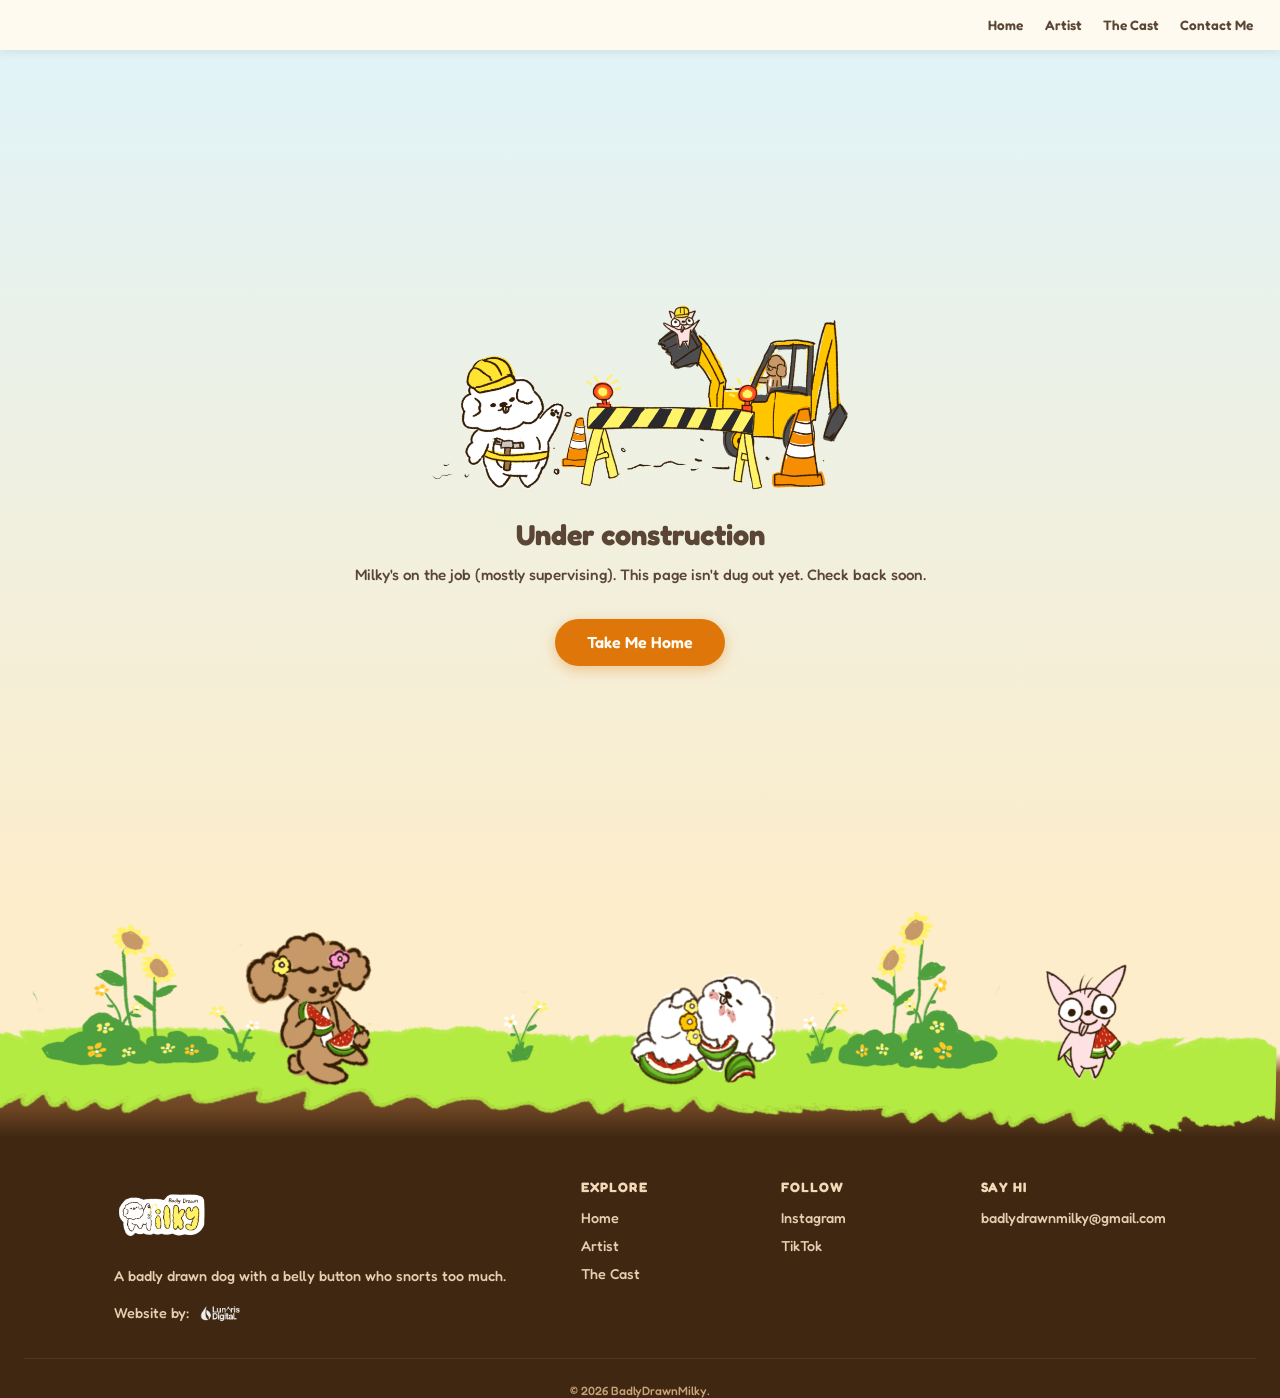
<file: under-construction.html>
<!doctype html>
<html lang="en">
<head>
  <!-- Google tag (gtag.js) -->
  <script async src="https://www.googletagmanager.com/gtag/js?id=G-FRT5Y7G5FS"></script>
  <script>
    window.dataLayer = window.dataLayer || [];
    function gtag(){dataLayer.push(arguments);}
    gtag('js', new Date());

    gtag('config', 'G-FRT5Y7G5FS');
  </script>
  <meta charset="UTF-8">
  <meta name="viewport" content="width=device-width, initial-scale=1.0">
  <title>Under Construction - BadlyDrawnMilky</title>
  <meta name="description" content="This part of Milky's world is still being drawn. Check back soon!">
  <link rel="icon" type="image/png" href="assets/web/favicon-512.png">
  <link rel="icon" type="image/png" sizes="32x32" href="assets/web/favicon-32.png">
  <link rel="apple-touch-icon" href="assets/web/apple-touch-icon-180.png">
  <meta property="og:type" content="website">
  <meta property="og:title" content="Under Construction - BadlyDrawnMilky">
  <meta property="og:description" content="This part of Milky's world is still being drawn. Check back soon!">
  <meta property="og:image" content="https://badlydrawnmilky.com/assets/web/favicon-512.png">
  <meta name="twitter:card" content="summary">
  <meta name="twitter:title" content="Under Construction - BadlyDrawnMilky">
  <meta name="twitter:description" content="This part of Milky's world is still being drawn. Check back soon!">
  <meta name="twitter:image" content="https://badlydrawnmilky.com/assets/web/favicon-512.png">
  <link rel="preconnect" href="https://fonts.googleapis.com">
  <link rel="preconnect" href="https://fonts.gstatic.com" crossorigin>
  <link href="https://fonts.googleapis.com/css2?family=Fredoka:wght@500;600;700&display=swap" rel="stylesheet">
  <link rel="stylesheet" href="css/style.css">
</head>
<body>

  <!-- Same fixed header as contact.html/index.html. This is a generic
       placeholder destination (see the site-wide "coming soon" links that
       point here), not a page of its own, so nothing here gets an
       aria-current — none of the nav items are "this page". -->
  <header class="site-header" id="site-header">
    <a class="site-header-brand" href="index.html" aria-label="BadlyDrawnMilky home">
      <video class="site-header-logo" src="assets/web/logo-animation-header.mp4" autoplay loop muted playsinline></video>
    </a>
    <nav class="site-header-nav">
      <a href="index.html#section-1">Home</a>
      <a href="index.html#section-2">Artist</a>
      <a href="the-cast-milky.html">The Cast</a>
      <a href="contact.html">Contact Me</a>
    </nav>
  </header>

  <section class="uc-section" id="uc-section">
    <div class="uc-card">
      <img class="uc-image" src="assets/web/under-construction.png" alt="Milky in a hard hat, plus the crew driving an excavator behind a construction barrier">
      <h1>Under construction</h1>
      <p>Milky's on the job (mostly supervising). This page isn't dug out yet. Check back soon.</p>
      <a class="contact-cta" href="index.html">Take Me Home</a>
    </div>
  </section>

  <!-- Same warm footer treatment as contact.html — see its own comment
       for why .is-warm is forced here rather than left to main.js (which
       isn't loaded on this page either). -->
  <footer class="site-footer is-warm" id="site-footer">
    <div class="footer-grass-wrap">
      <picture>
        <source media="(max-width: 700px)" srcset="assets/web/footer-grass-phone.png">
        <img class="footer-grass" src="assets/web/footer-grass-pc.png" alt="" aria-hidden="true">
      </picture>
    </div>

    <div class="footer-ground">
      <div class="footer-content">
        <div class="footer-brand">
          <img class="footer-logo" src="assets/web/logo.png" alt="BadlyDrawnMilky logo">
          <p>A badly drawn dog with a belly button who snorts too much.</p>
          <p class="footer-credit">
            Website by:
            <a href="https://lunarisds.com/" target="_blank" rel="noopener" aria-label="Website by Lunaris Digital">
              <img class="footer-credit-logo" src="assets/Footer/lunaris-digital-logo.png" alt="Lunaris Digital">
            </a>
          </p>
        </div>

        <div class="footer-links">
          <h3>Explore</h3>
          <ul>
            <li><a href="index.html#section-1">Home</a></li>
            <li><a href="index.html#section-2">Artist</a></li>
            <li><a href="the-cast-milky.html">The Cast</a></li>
          </ul>
        </div>

        <div class="footer-links">
          <h3>Follow</h3>
          <ul>
            <li><a href="https://www.instagram.com/badlydrawnmilky" target="_blank" rel="noopener">Instagram</a></li>
            <li><a href="https://www.tiktok.com/@badlydrawnmilky" target="_blank" rel="noopener">TikTok</a></li>
          </ul>
        </div>

        <div class="footer-links">
          <h3>Say hi</h3>
          <ul>
            <li><a href="mailto:badlydrawnmilky@gmail.com">badlydrawnmilky@gmail.com</a></li>
          </ul>
        </div>
      </div>

      <p class="footer-copyright">&copy; 2026 BadlyDrawnMilky.</p>
    </div>
  </footer>

</body>
</html>
</file>
<file: css/style.css>
* {
  margin: 0;
  padding: 0;
  box-sizing: border-box;
}

/* Guards against a hairline gap sometimes visible between two full-bleed
   sections on mobile (reported: a thin line at the section-3/section-4
   boundary, only "sometimes" — consistent with sub-pixel rasterization,
   not a real layout gap: getBoundingClientRect() on the actual elements
   here measures ~0, but each section's own fractional-vh height can
   independently round to a different physical pixel at paint time,
   leaving a 1-device-pixel sliver where neither section's background
   paints and the page's own transparent <body> shows through instead.
   Nudging each section 1px into the next guarantees a small overlap
   instead, so no rounding combination can ever expose a gap — the
   overlap itself is imperceptible (a shared edge pixel, not a visible
   seam), unlike the gap it prevents. */
.hero,
.section-2-placeholder,
.section-3,
.section-4,
.site-footer {
  margin-bottom: -1px;
}

/* Shared "empty room" dark-purple tokens — used by both the backing
   behind the river's drip gaps (.bocr-river-wrap, end of section-3) and
   section-4 itself, so the two stay in sync by construction: the exact
   same horizontal gradient, colors and stops, painted on both. That's
   what keeps the seam between them invisible — if either side ever needs
   retuning, change it here once rather than in two places that then have
   to be kept matching by hand. */
:root {
  --room-purple-edge: #0c0815;
  --room-purple-mid: #2b1f45;
  /* The "lit" color the room fades to once the candle's flame goes out
     (see the candle-ignite block in main.js) — same peachy cream as
     section-2's own resting color (--s2-color, set in main.js once its
     intro clip finishes) so the room reads as catching the same warm
     light rather than an unrelated new color. */
  --room-warm: #fdedcb;
}

body {
  font-family: 'Fredoka', -apple-system, BlinkMacSystemFont, "Segoe UI", Roboto, sans-serif;
  font-weight: 500;
}

/* Fredoka's own weights read noticeably rounder/thicker than a system
   sans at the same numeric weight — 700 for headings (vs. the browser
   default bold, which is also 700 but looks thinner in most system
   fonts) is enough to read as "cartoonish" without needing a separate
   display face. */
h1, h2, h3 {
  font-weight: 700;
}

/* Permanent top nav bar (see index.html's #site-header) — an opaque-ish
   cream bar rather than a transparent overlay so it stays legible over
   every section's own background (hero's sky, section-4's dark room),
   not just the one it happened to be designed against. z-index:100 is
   far above every other stacking context on the page (the highest
   elsewhere is 11, .bocr-plaque) so nothing can ever paint over it. */
.site-header {
  position: fixed;
  top: 0;
  left: 0;
  right: 0;
  z-index: 100;
  display: flex;
  align-items: center;
  justify-content: space-between;
  gap: 1rem;
  /* Thin, near-token vertical padding on purpose — the bar's own
     thickness comes from the logo clip's height (.site-header-logo
     below), not from padding around it, so it stays a tall video in a
     barely-padded bar rather than a tall video AND generous padding
     stacking into an oversized bar (the original 96px-tall logo + this
     same thin padding read as "too big, blocking too much" — cut down
     to a 56px-tall logo below to fix that). */
  padding: 0.3rem clamp(1rem, 2.08vw, 2.5rem);
  /* 2026-09-14: "the nav bar has a very different color from the Milky
     logo" — was `rgba(255, 250, 240, 0.9)` + `backdrop-filter: blur(8px)`.
     .site-header-logo relies on mix-blend-mode:multiply (below) to drop
     its own baked-in pure-white (255,255,255) background out against
     whatever's behind it — multiply(white, X) = X exactly, so in theory
     that trick is immune to whatever color sits behind it. But at only 90%
     opacity, a blurred sliver of the ACTUAL page content behind this fixed
     header (which varies a lot across this page — hero sky, section-4's
     near-black room) was bleeding through the bar's own flat color, and
     mix-blend-mode support on <video> elements specifically is a known
     unreliable spot across browsers/GPUs (a <video>'s frames are often
     composited via a separate hardware overlay layer that bypasses normal
     CSS blend-mode compositing entirely) — so on a device where the blend
     doesn't apply, the logo shows its own raw opaque white rectangle
     while the bar around it is doing its semi-transparent blurred-dark-
     content thing, exactly the stark seam reported/screenshotted. Making
     this fully opaque removes the failure mode at its root regardless of
     whether the blend mode itself fires correctly: the bar is now a flat,
     uniform cream everywhere it sits, and even in the worst case (blend
     mode silently not applying at all) the logo's own opaque white is
     only a few RGB units off from this bar's own color — imperceptible —
     instead of clashing with whatever dark section happens to be
     scrolled underneath. backdrop-filter dropped too since it has zero
     visible effect once there's nothing to see through anymore. Already
     matches this rule's own stated intent above ("opaque-ish... stays
     legible over every background") more faithfully than the old 90%
     value did. */
  background: #fffaf0;
  box-shadow: 0 2px 10px rgba(60, 40, 20, 0.1);
}

.site-header-brand {
  display: flex;
  align-items: center;
}

/* Uses logo-animation-header.mp4, not the original logo-animation.mp4 —
   a cropped + contrast-boosted re-encode made specifically for this
   header slot (see the ffmpeg recipe below). The original source frame
   was 960x540 with the actual drawn logo occupying only its middle
   ~53% (vertically) — mostly empty white padding baked in around it —
   and its ink line color measured a washed-out mid-grey (~rgb(178,175,
   169) at its very darkest, confirmed by scanning every frame; nowhere
   near black, unlike the static logo.png's true rgb(0,0,0) ink). Cropped
   tight to the actual content's real bounding box (measured the same
   way: scanned all 49 frames for non-white pixels, x:130-807/y:118-407
   of the 960x540 source, +26px margin on each side for anti-aliasing
   safety) so the same CSS height now shows a much bigger logo, and
   re-graded with a levels/contrast stretch (ffmpeg colorlevels,
   input black point ~0.647 i.e. ~165/255, since nothing in the source
   was ever darker than that) so the ink reads as a proper dark line
   instead of grey:
     ffmpeg -i logo-animation.mp4 -vf "crop=730:340:104:92,
       colorlevels=rimin=0.647:gimin=0.647:bimin=0.647:
       rimax=0.961:gimax=0.961:bimax=0.961"
       -c:v libx264 -crf 18 -preset slow -an -movflags +faststart
       logo-animation-header.mp4
   The clip's own background is still plain white — mix-blend-mode:
   multiply drops that to transparent against the header's cream
   background (anything white there stays the header's own color; only
   the now-dark ink/color shows), the same trick this exact asset used
   pre-August-reset. height, not width, drives the size (auto width
   keeps the crop's own ~2.15:1 aspect — flatter/wider than the original
   960x540's 16:9 now that the empty vertical padding is gone), so it
   grows to fill the bar's own height edge-to-edge with the header's
   near-zero padding above. */
.site-header-logo {
  height: clamp(40px, 2.92vw, 56px);
  width: auto;
  /* Without this, `width: auto` only knows the real ~2.15:1 aspect ratio
     once the <video> has actually decoded a frame (readyState >= 1) — until
     then (this project's video-decode gotcha means that can be a real,
     non-instant delay) a <video> with no known dimensions falls back to
     the HTML spec's own generic replaced-element default, 300x150 (2:1),
     which at 40-56px tall renders ~300px wide instead of ~86-120px. Found
     while testing mobile: that 300px placeholder width was wide enough to
     push .site-header-nav's own 4 links off the right edge of a phone
     screen entirely (confirmed via a live rect check — the video's
     `videoWidth` was still 0 at the time). `aspect-ratio` is a pure CSS
     layout hint, independent of whether the video has decoded anything
     yet, so this sizes the box correctly from the very first paint
     regardless of load timing — the real fix, rather than trying to claw
     back space from the nav for a logo that's temporarily/wrongly huge. */
  aspect-ratio: 2.15 / 1;
  display: block;
  mix-blend-mode: multiply;
}

.site-header-nav {
  display: flex;
  gap: clamp(1rem, 1.67vw, 2rem);
}

.site-header-nav a {
  color: #5b4636;
  text-decoration: none;
  font-weight: 600;
  font-size: clamp(0.85rem, 0.83vw, 1rem);
  transition: color 0.2s ease;
}

.site-header-nav a:hover {
  color: #df760a;
}

/* Lets a footer/nav anchor jump (href="#section-N") land with the
   section's own top clear of the fixed header instead of tucked under
   it — scroll-margin-top offsets the browser's own scroll-into-view
   target, not layout, so it doesn't add any visible gap otherwise. */
.hero,
.section-2-placeholder,
.section-3,
.section-4 {
  scroll-margin-top: 76px;
}

/* Shared fade+rise-into-place reveal, used by the section copy blocks added
   across section-2/3/4 (see IntersectionObserver in main.js that adds
   is-revealed once each scrolls into view) — same idea as .m2-reveal above
   the M2 stage, generalized so any section's text can opt in with one class
   instead of a bespoke rule per block. */
.reveal-text {
  opacity: 0;
  transform: translateY(1.2rem);
  transition: opacity 0.9s ease, transform 0.9s ease;
}

.reveal-text.is-revealed {
  opacity: 1;
  transform: translateY(0);
}

.hero {
  position: relative;
  width: 100%;
  height: 100vh;
  min-height: 560px;
  overflow: hidden;
  background: linear-gradient(#a9def2 0%, #c9ecf9 70%, #dff4fb 100%);
}

/* solid ground color behind the grass image, so its fade-to-transparent
   bottom edge blends into a flat color instead of showing sky through it */
.hero::after {
  content: "";
  position: absolute;
  left: 0;
  right: 0;
  bottom: 0;
  height: 10vh;
  background: #89b55c;
  z-index: 1;
}

.hero-sun {
  position: absolute;
  top: 4%;
  left: 3%;
  width: clamp(90px, 11.98vw, 230px);
  z-index: 2;
}

.hero-text {
  position: absolute;
  top: 19%;
  left: 50%;
  transform: translateX(-50%);
  z-index: 3;
  text-align: center;
  color: #5b4636;
  padding: 0 1.5rem;
}

.hero-text h1 {
  font-size: clamp(2rem, 2.92vw, 3.5rem);
  margin-bottom: 0.5rem;
}

.hero-text p {
  font-size: clamp(1rem, 1.04vw, 1.25rem);
  max-width: 32rem;
  margin: 0 auto;
}

.hero-grass {
  position: absolute;
  bottom: 0;
  left: 0;
  width: 100%;
  height: 18vh;
  min-height: 130px;
  object-fit: cover;
  object-position: top;
  z-index: 2;
  /* fade the artwork's own bottom edge into transparency so its texture
     dissolves gradually into the flat fill color behind it, instead of
     cutting off sharply */
  -webkit-mask-image: linear-gradient(to bottom, white 0%, white 45%, transparent 95%);
  mask-image: linear-gradient(to bottom, white 0%, white 45%, transparent 95%);
}

.hero-flowers {
  position: absolute;
  bottom: 0;
  left: 50%;
  transform: translateX(-50%);
  width: min(100%, 1400px);
  z-index: 3;
}

.hero-milky {
  position: absolute;
  bottom: 2vh;
  left: 50%;
  transform: translateX(-50%);
  width: clamp(240px, 23.96vw, 460px);
  z-index: 4;
  pointer-events: none;
  /* Hidden until the start-transition clip hands off to it (see the hero
     block in main.js) — starts fully drawn (`autoplay` removed from its
     source <video>) but invisible, so there's no flash of the idle pose
     underneath Milky actually falling in. Fades in (rather than snapping)
     so it crossfades against .hero-milky-start fading out at the same
     moment below — a soft overlap hides the fact the two clips don't frame
     him at quite the same scale/position, instead of a hard cut making
     that mismatch obvious. */
  opacity: 0;
  transition: opacity 0.35s ease;
}

.hero-milky.is-visible {
  opacity: 1;
}

/* "1 Hero- M1 start transition.mp4" is a full, uncropped 1920x1080 frame —
   Milky falls from a tiny dot near the top down to his landing pose, with a
   yellow landing-poof effect that grows large enough to reach this frame's
   own edges late in the clip. A first attempt drew a tight square `crop`
   around just his landing spot (to reuse .hero-milky's small box exactly)
   but that poof shape exceeds even a generous crop window in its biggest
   frames, so it got hard-clipped by the crop rectangle's own edges — a
   flat-color shape sliced off in a straight line reads as "stuck in a box"
   rather than fading into the black background like everything else. A
   second attempt dropped the crop and just eyeballed a `clamp()` width/
   bottom instead, leaning on the opacity crossfade to hide the mismatch —
   but the actual on-screen SIZE Milky ends up at (a fixed vw-based box
   drawing his ~20%-of-frame-width silhouette) landed nowhere near
   .hero-milky's own ~72%-of-canvas silhouette size, and the crossfade
   couldn't hide a scale jump that large, still reading as "very weird."
   `width`/`left`/`top`/`transform` here are now just a no-JS fallback —
   positionHeroStart() in main.js overrides all four at runtime, computed
   directly off .hero-milky's own actual rendered size (so it tracks that
   element's clamp() exactly instead of maintaining a second, separately-
   tuned clamp() that can only ever coincidentally match it) using both
   clips' pixel-measured character-bbox fractions to solve an exact
   width/position where his on-screen size and landing point both line up
   with .hero-milky's — see that function's own comment for the numbers. */
.hero-milky-start {
  position: absolute;
  bottom: 2vh;
  left: 50%;
  transform: translateX(-50%);
  width: clamp(600px, 62.5vw, 1200px);
  aspect-ratio: 1920 / 1080;
  z-index: 4;
  pointer-events: none;
  opacity: 1;
  transition: opacity 0.35s ease;
}

.hero-milky-start.is-done {
  opacity: 0;
}

/* Mobile tuning for the hero (section 1). .hero-name is inline on desktop
   (part of the natural "Hi, I'm Milky!" wrap), forced onto its own line
   below 700px so the heading breaks cleanly after "Hi," instead of
   wrapping mid-phrase ("Hi, I'm" / "Milky!") the way the browser's default
   wrap did at narrow widths. .hero-milky sizing switched from a vw-based
   clamp (which, floored at 240px, still read as noticeably smaller than
   section 2's Milky once compared side by side) to a vh-based one instead
   — clamp(220px, 48vh, 380px), the same unit .m2-loop-canvas itself uses
   (clamp(280px, 52vh, 620px)) — so the two land in the same visual size
   range on a given phone rather than one being tuned off width and the
   other off height.

   2026-10-08: that pure-vh sizing broke the hero's own start-transition
   crossfade (see positionHeroStart() in main.js) — the start clip's native
   1920x1080 frame has Milky occupying only ~20% of its width, so matching
   his on-screen LANDING size to .hero-milky's width forces the start
   canvas to ~3.66x .hero-milky's own width (measured/solved in that
   function's own comment). On desktop .hero-milky is vw-based, so this
   ratio stays roughly proportional to the viewport (~0.9-1.3x it) across
   window sizes. On mobile, vh-based sizing decoupled .hero-milky's width
   from the viewport's own width entirely — on any typical phone (where
   48vh already exceeds the 380px ceiling), .hero-milky sat permanently
   pinned at 380px regardless of how narrow the screen was, so the start
   canvas ballooned to ~1392px inside a ~390px-wide screen (a measured
   ~3.5x overflow, confirmed via getBoundingClientRect() in a same-origin
   mobile-viewport iframe test) — read as the intro clip's landing spot
   (and its landing-poof effect, which pixel-scanning confirmed spans
   ~93% of the full frame at its peak, so it can't be safely cropped
   tighter — see the start clip's own crop-history comment) not lining up
   with Milky's actual idle position. Fixed by adding a `vw` term via
   `min()` so .hero-milky's mobile width also tracks viewport WIDTH, not
   just height, capping how far that same ~3.66x multiplier can balloon on
   a narrow phone — trades a smaller mobile Milky (floor/ceiling dropped
   220/380 -> 190/300) for keeping the start-canvas overflow in a sane
   ~2x-ish range instead of ~3.5x+. .hero-flowers is widened well past
   100% (cropping past the viewport's own left/right edges, still
   centered) so the flower clusters read as full-size plants rather than
   shrinking down with the rest of the already-narrow image the way a
   plain 100% width did. */
@media (max-width: 700px) {
  .hero-name {
    display: block;
  }

  /* "move the words down a bit more" — nudged from the shared 19% top down
     to 26% on mobile only, giving the heading/subline more clearance above
     .hero-milky below without touching desktop's own positioning. */
  .hero-text {
    top: 26%;
  }

  .hero-milky {
    width: clamp(190px, min(48vh, 54vw), 300px);
    bottom: 1vh;
  }

  /* Same eyeballed-not-solved caveat as the desktop rule — scaled down to
     roughly track .hero-milky's own mobile size/position above (now that
     it's capped by width too, see that rule's own comment). */
  .hero-milky-start {
    width: clamp(700px, 198vw, 1100px);
    bottom: 6vh;
  }

  .hero-flowers {
    width: 220%;
    bottom: -1vh;
  }
}

/* --s2-color starts white and is switched to the M2 clip's cream by JS
   once the intro animation finishes playing — used by the gradient below,
   the buffer space, and the stage's own resting background, so they all
   change together in sync rather than the cream showing up early. */
.section-2-placeholder {
  position: relative;
  --s2-color: #ffffff;
  background: var(--s2-color);
  transition: background-color 0.8s ease;
}

/* Shortened from 90vh and bottom-aligned (was align-items: center), then
   pulled down further with a negative margin-bottom — .m2-platform (the
   first thing to visibly reveal inside .m2-stage) sits quite low within
   that stage's own 100vh box, not right at its top edge, so even bottom-
   aligning the text flush against the stage's top wasn't enough on its
   own: measured live that the platform doesn't actually cross its own
   reveal threshold until the stage has scrolled up a further ~150-250px
   past that point, by which time the text (a fixed distance above the
   stage in normal flow) had already scrolled fully off screen. The
   negative margin-bottom pulls .m2-stage up so its still-empty top region
   (nothing revealed there — Milky/the table/platform are all positioned
   toward the stage's lower portion) visually sits *behind* the text
   instead of after it — see z-index below for why the text stays legible
   in that overlap instead of getting painted over. */
.section-2-buffer {
  height: 85vh;
  display: flex;
  align-items: flex-end;
  justify-content: center;
  padding-bottom: 1.5vh;
  margin-bottom: -22vh;
  position: relative;
  /* Higher than .m2-stage's own implicit z-index (auto/0) so the text
     stays painted on top through the deliberate overlap above, rather
     than .m2-stage's own opaque background (later in DOM order, which
     would otherwise paint over it) covering it. */
  z-index: 2;
}

/* Brand Intro copy (homepage-plan.txt item 2), continuing the hero's own
   line ("A badly drawn dog with a belly button who snorts too much.") —
   sits in the middle of the buffer's flat resting color rather than up in
   the 22vh gradient band, so it never fights that color transition. Color
   matches the hero's own warm brown (.hero-text) so the two read as one
   voice telling the same story, not a new section starting a new tone. */
.s2-intro-text {
  text-align: center;
  color: #5b4636;
  padding: 0 1.5rem;
  max-width: 40rem;
}

/* Nudged down a bit via transform (not the buffer's own padding-bottom/
   flex-end math above — that's load-bearing for the M2 stage overlap
   timing the comment above it explains, so this stays isolated from it:
   transform doesn't affect layout, just paints the text shifted). Set on
   .is-revealed specifically, not the bare .s2-intro-text rule above — this
   element also carries .reveal-text, whose own .is-revealed rule
   (style.css, near the top) resets transform to translateY(0) once
   revealed and would otherwise wipe this out the instant the reveal
   animation finishes (same specificity, but that rule comes first in the
   file, so this one — appearing later — wins the tie). */
.s2-intro-text.is-revealed {
  /* Nudged from 2rem to 6rem, then per a follow-up ("still too high, move
     it down even more") to 11rem. Safe to keep pushing via this transform
     (rather than touching the buffer's own flex/padding math, which is
     load-bearing for the M2 stage overlap timing — see the comment above)
     since this element's z-index:2 keeps it painted above the stage
     regardless of how far down it visually drifts into that overlap. */
  transform: translateY(11rem);
}

.s2-intro-text p {
  font-size: clamp(1.4rem, 2vw, 2.4rem);
  line-height: 1.4;
}

/* Mobile: "words overlapped and covered by images" — confirmed real via a
   same-origin iframe sized to an actual phone viewport (resize_window is
   unreliable in this environment, per this project's own standing note;
   the iframe trick sidesteps that since CSS media queries inside it
   respond to the iframe's own rendered size) and live getBoundingClientRect
   checks, not just a guess: at 1.4rem/11rem this text's own natural box
   (390px-wide phone) already overlapped BOTH the nail-polish/clipper row
   above it AND the teddy-bear/toothbrush row below it — a pre-existing
   squeeze this desktop-only 2rem->11rem push (see .is-revealed above) made
   worse by pushing an already-too-tall text block even further down into
   it. The vertical gap between those two prop rows on a phone is only
   ~100px; the text at its old mobile size (four wrapped lines at 1.4rem)
   needed ~125px, so no transform value could clear both rows at once —
   shrinking the text (1.0rem/1.3 line-height, ~83px tall) plus shrinking
   the two lower props themselves (they were already shrunk once before,
   see their own comments — the gap has apparently tightened further since)
   is what actually fits everything with real margin on both sides now,
   confirmed via the same iframe + live rects, not just recomputed by hand. */
@media (max-width: 700px) {
  .s2-intro-text.is-revealed {
    transform: translateY(-1rem);
  }

  .s2-intro-text p {
    font-size: 1rem;
    line-height: 1.3;
  }
}

.m2-stage {
  position: relative;
  height: 100vh;
  overflow: hidden;
  background: var(--s2-color);
  transition: background-color 0.8s ease;
}

/* Milky's drawing/pop-in animation, keyed transparent in JS (see
   startBlackKeyedCanvas in main.js) so only his ink and his (offline
   flood-filled) white interior are opaque — the clip's own baked-in
   background wipe is dropped entirely in favor of --s2-color below.
   Because it's genuinely transparent everywhere but Milky himself, it can
   sit above the table/platform/bear for the whole clip (including the
   pop/drop moment) without ever blotting them out. His landing spot is
   baked into the source footage itself at roughly 67% of this canvas's
   own width (there's nothing else in frame to crop or redraw around,
   since the background is already transparent) — translateX shifts the
   whole canvas left so that spot lines up with .m2-loop-canvas's current
   left: 22% resting position instead (swapped with .m2-table-items, then
   nudged further left per a follow-up request). Re-tune this by the same
   delta (new resting % minus 67%) if the resting spot moves again. */
.m2-video-canvas {
  position: absolute;
  inset: 0;
  width: 100%;
  height: 100%;
  object-fit: cover;
  transform: translateX(-45%);
  z-index: 3;
}

/* Resting position on the table — the spot .m2-table-items used to occupy,
   swapped per request (Milky and the table items traded places; the bear
   stayed put), then nudged further left along with the items per a
   follow-up request. Milky's own silhouette within this 700x700 clip
   isn't centered in the canvas (he sits left-of-center, with his feet
   well above the canvas's own bottom edge), so left/bottom here are tuned
   against his actual on-screen silhouette, not the canvas box itself —
   expect to nudge both again if the table's height changes. */
.m2-loop-canvas {
  position: absolute;
  bottom: 1vh;
  left: 22%;
  transform: translateX(-50%);
  width: clamp(280px, 52vh, 620px);
  z-index: 3;
  opacity: 0;
  pointer-events: none;
}

.m2-loop-canvas.is-visible {
  opacity: 1;
}

/* The room's floor/wall. Sits below the table items and the drawing/loop
   canvases so Milky and the table stuff always read as in front of it.
   Flipped horizontally, at full width so its flat top spans the screen
   edge-to-edge with no gap on either side (the art's flat top only covers
   part of its own width, which is why this can't be narrowed below 100%
   — narrower just leaves blank space past the image's own right edge
   instead of more floor).
   m2-platform.png is a re-cropped slice of the source art (2- platform.png
   in Seperate Assets), not the full thing — it was re-exported to trim the
   tall blank margin above the corner wedge and most of the flat, featureless
   run of tabletop in the middle, while keeping BOTH of the art's own ink
   lines: the back seam near the top and, further down, the line marking the
   table's front edge, which is what actually reads as a 3D edge rather
   than a flat fill. Those two lines sit close to the top and bottom of
   this crop respectively, with little slack between them and the image's
   own edges — there isn't a further crop that makes this shorter without
   cutting into one of the two lines again. To go shorter than that anyway
   (half the natural height, per request), height is fixed below the
   image's natural aspect ratio with object-fit: fill, squashing it
   vertically rather than cropping — both lines stay visible across the
   full width, just closer together, instead of losing one of them. Its
   bottom edge is pinned to the stage's own bottom edge, which lines up
   flush against section 3's roof band right below it, so the table and
   the gallery frame read as one structure. */
.m2-platform {
  position: absolute;
  /* Nudged down from the original bottom: 0 per request. This is close to
     the max safe distance: .m2-stage clips overflow, and the platform's
     own front-edge ink line sits at ~88.6% down the image (see the crop
     comment above — that's the "little slack" being spent here), which
     works out to about 1.68vw of margin below the line before this stage
     starts clipping into the line itself. -1vw leaves ~0.7vw of that
     margin unused; there isn't much further to push this before the line
     starts visibly getting cut off. Table items/bear (.m2-table-items,
     .m2-teddy-bear below) are positioned independently against the
     stage's own bottom edge, not against this image, so they did NOT move
     down with it — they may now read as sitting slightly above the table
     surface rather than flush on it. This also very slightly breaks the
     "flush against section 3's roof band" alignment the original crop
     comment describes, though at this small an offset it's unlikely to
     be visually obvious. */
  bottom: -1vw;
  left: 0;
  width: 100%;
  height: 14.7vw;
  object-fit: fill;
  transform: scaleX(-1);
  z-index: 1;
}

/* Items and bear stay invisible until the viewer actually scrolls down far
   enough to reach them (see the IntersectionObserver in main.js, which adds
   .is-revealed to each independently the moment it comes into view) rather
   than both being on screen the instant the stage appears — each fades and
   rises slightly into place. m2-platform deliberately does NOT carry this
   class (per request) — it's always visible with no transition, unlike
   these two. */
.m2-reveal {
  opacity: 0;
  transition: opacity 0.8s ease, transform 0.8s ease;
}

.m2-reveal.is-revealed {
  opacity: 1;
}

.m2-desktop-nailclipper.m2-reveal,
.m2-desktop-nailpolish.m2-reveal,
.m2-desktop-toothbrush.m2-reveal,
.m2-teddy-bear.m2-reveal {
  transform: translateY(4vh);
}

.m2-desktop-nailclipper.m2-reveal.is-revealed,
.m2-desktop-nailpolish.m2-reveal.is-revealed,
.m2-desktop-toothbrush.m2-reveal.is-revealed,
.m2-teddy-bear.m2-reveal.is-revealed {
  transform: translateY(0);
}

/* Shared "ambient life" treatment for every loose grooming/toy prop in
   this scene — mobile's floating props AND their desktop equivalents
   below/the bear on both layouts — a grounding shadow, a slow idle
   wobble, and (for the 3 actually interactive props, via .m2-tappable) a
   hover glow + tap-triggered pop. One shared system instead of bespoke
   rules per item so every prop reads as living in the same lit scene with
   the same "weight" of motion, per request ("consistent in angle/
   direction across all items").

   Deliberately declared BEFORE every per-item rule below (.m2-desktop-*,
   .m2-teddy-bear, the .m2-mobile-* rules further down) even though this
   class is applied to those SAME elements — a per-item rule setting its
   own --rest-rot/--idle-duration/--idle-delay has the exact same
   specificity as this shared class's own defaults for those properties
   (both are single-class selectors), and equal-specificity ties go to
   whichever rule is LATER in the file. Declaring the shared defaults
   first, so every per-item override comes after them in source order, is
   what makes the override actually take — the reverse ordering was tried
   first and silently produced --rest-rot:0deg / the shared timing on
   every desktop item regardless of what its own rule said, confirmed via
   getComputedStyle before spotting the ordering issue.

   --rest-rot is each item's own static resting tilt (used to be a plain
   `transform: rotate(Xdeg)` set directly on each item's own rule) — kept
   as a custom property instead so ONE shared @keyframes block can wobble
   around whatever resting angle each item already has, via
   calc(var(--rest-rot) ± Ndeg), rather than needing a bespoke keyframes
   block per item's own angle.

   The wobble only starts once .is-revealed is added, not on .m2-groom-item
   alone: a *running* CSS animation's own transform value always wins over
   a plain declared/transitioned one regardless of selector specificity, so
   starting it immediately would silently cancel this scene's existing
   fade+rise scroll-reveal transition (.m2-reveal above) the instant it
   began, before it ever got to visibly rise into place. Each item's own
   --idle-delay below is deliberately >= that reveal transition's own 0.8s
   duration so animation-fill-mode:none (the default) lets the transition
   finish untouched first — the wobble only takes over `transform` once it
   actually starts. Those same staggered per-item delays double as the
   "don't move in sync, feel more organic" desync per request. */
@keyframes m2-idle-item {
  0%, 100% { transform: rotate(calc(var(--rest-rot, 0deg) - 2.5deg)); }
  50%      { transform: rotate(calc(var(--rest-rot, 0deg) + 2.5deg)); }
}

/* One quick, non-looping "tapped" pop — played once via .is-tapped (added
   then removed on a timer by main.js on click/tap), then the element
   falls back to m2-idle-item above. transform + filter only, per request
   (GPU-friendly, no layout properties touched). */
@keyframes m2-tap-pop {
  0%   { transform: rotate(var(--rest-rot, 0deg)) scale(1); }
  35%  { transform: rotate(calc(var(--rest-rot, 0deg) - 9deg)) scale(1.16); }
  65%  { transform: rotate(calc(var(--rest-rot, 0deg) + 6deg)) scale(1.06); }
  100% { transform: rotate(var(--rest-rot, 0deg)) scale(1); }
}

.m2-groom-item {
  --rest-rot: 0deg;
  --idle-duration: 4.4s;
  --idle-delay: 0.8s;
  transform: rotate(var(--rest-rot));
  /* Same low-opacity, small blur/offset, straight-down-and-slightly-back
     angle on every single item — "consistent in angle/direction" per
     request — so they all read as lit from the same source as the
     platform itself, whether they're sitting on it or floating loose. */
  filter: drop-shadow(0 0.9vh 0.6vh rgba(30, 20, 10, 0.28));
  transition: filter 0.2s ease;
}

.m2-groom-item.is-revealed {
  animation: m2-idle-item var(--idle-duration) ease-in-out var(--idle-delay) infinite;
}

/* Applied only to the 3 actual grooming items (nail polish, nail clipper,
   toothbrush), never the bear — per request, only those are tappable. */
.m2-tappable {
  cursor: pointer;
}

.m2-tappable:hover,
.m2-tappable:focus-visible {
  filter: drop-shadow(0 0.9vh 0.6vh rgba(30, 20, 10, 0.28)) drop-shadow(0 0 0.8vh rgba(255, 214, 120, 0.65));
}

.m2-tappable:focus-visible {
  outline: none;
}

/* Two classes beats .is-revealed's one-class animation rule on
   specificity, so a tap always wins over the idle wobble while playing,
   regardless of source order. */
.m2-groom-item.is-tapped {
  animation: m2-tap-pop 0.55s ease-out;
}

.m2-groom-cluster {
  position: absolute;
  bottom: 9vh;
  left: 38%;
  margin-left: calc(clamp(340px, 31.25vw, 600px) / -2);
  width: clamp(340px, 31.25vw, 600px);
  /* m2-table-items.png's own natural aspect ratio (965x683) — the 3 items
     below are positioned as percentages of this box, so it needs a real
     height of its own even though (unlike that single flat image) nothing
     inside it is sized to fill it automatically. */
  aspect-ratio: 965 / 683;
  z-index: 2;
}

/* Individually-tappable desktop equivalents of the mobile floating props
   (see .m2-mobile-nailpolish etc. below) — 2026-09-07: desktop used to
   render these 3 as one merged image (m2-table-items.png, per the comment
   this replaced) with no way to shadow/animate/tap them individually.
   Reuses the exact same standalone PNGs the mobile layout already has
   (m2-mobile-*.png) rather than re-cropping the merged desktop art — those
   assets turned out to be clean, complete, individually-cropped exports of
   the same drawings already, with the nail-polish wand and toothbrush
   overlapping/touching in the merged file in a way that can't be split
   cleanly along a rectangle. Positions below are eyeballed against the
   merged image's own original layout (clipper bottom-left, polish center,
   toothbrush right) rather than pixel-measured, since the goal is a
   similar-reading cluster, not a reproduction. */
.m2-desktop-nailclipper {
  position: absolute;
  left: 2%;
  bottom: 4%;
  width: 32%;
  --rest-rot: -8deg;
  --idle-duration: 3.9s;
  --idle-delay: 0.9s;
}

.m2-desktop-nailpolish {
  position: absolute;
  left: 34%;
  bottom: 20%;
  width: 26%;
  --rest-rot: 6deg;
  --idle-duration: 4.3s;
  --idle-delay: 1.4s;
}

.m2-desktop-toothbrush {
  position: absolute;
  left: 58%;
  /* Dropped 14%->5% ("floating... move it down a bit"), then per a
     follow-up ("move it down a lot more") to -18% — still reading as
     elevated relative to the nail clipper/polish next to it (its own
     lowest point, the handle tip, sat right at the table's back edge
     while the other two items' resting points sit further forward/lower
     on the sloped table surface, per a live screenshot comparison) even
     after the first fix, so this round goes well past flush with the
     cluster's own box (negative == below it) to actually land at the
     same visual depth as its neighbors instead of just barely reaching
     the back edge. */
  bottom: -18%;
  width: 40%;
  --rest-rot: -14deg;
  --idle-duration: 4.9s;
  --idle-delay: 1.9s;
}

/* teddy bear, sitting on the table to the right — unmoved by the
   Milky/items swap above (still clear of both their new spots) */
.m2-teddy-bear {
  position: absolute;
  bottom: 1vh;
  right: 25%;
  width: clamp(190px, 17.71vw, 340px);
  z-index: 2;
  --rest-rot: -4deg;
  --idle-duration: 5.6s;
  --idle-delay: 2.4s;
}

/* Mobile-only floating props (nail polish/clippers, teddy bear, toothbrush
   — see index.html), hidden on desktop by default. Desktop keeps the
   items-on-the-table treatment above; these take over entirely on mobile
   instead (see .m2-table-items/.m2-teddy-bear both going display:none in
   the mobile media query below), each scattered loose to the left/right of
   Milky's centered drop-in spot rather than resting on the table surface.
   Sits behind Milky's own loop canvas (z-index 3) so he still reads as the
   scene's focal point, same "still be at the center" as the desktop
   version — these are just ambient clutter around him, not competing
   props. Rotation is a static resting angle set directly on each element's
   own single-class selector, not layered into .m2-reveal(.is-revealed) —
   these don't carry .m2-table-items/.m2-teddy-bear, so none of that
   higher-specificity two-class transform rule applies to them and there's
   no clobbering risk to route around (unlike .m2-table-items itself,
   below). */
.m2-mobile-prop {
  display: none;
  position: absolute;
  z-index: 2;
}

/* Mobile tuning for section 2's table scene. Milky goes back to dead
   center (left: 50%, the original pre-swap resting spot — see
   .m2-loop-canvas's own comment above the desktop rule) rather than the
   desktop-only left-leaning spot, per request to keep him centered on
   mobile specifically.

   .m2-video-canvas also gets object-fit: contain here instead of the
   desktop rule's cover — a real bug, not just a tuning choice: cover
   crops the source video to fill whatever box it's in, and the amount it
   crops depends on the box's own aspect ratio. .m2-stage is a short wide
   box on desktop (little/no horizontal cropping, which is the aspect the
   -17%/-45% translateX values were tuned against) but a tall narrow one
   on mobile — cover crops HARD into the sides there, and at a mobile
   aspect ratio the crop window no longer even contains the baked-in 67%
   landing spot, pushing his drawn intro off past the edge of what's
   visible entirely (this is the "starting animation isn't moved to the
   center like Milky" report — it wasn't off-center, the crop had pushed
   it out of frame). contain never crops — the full video, landing spot
   included, always maps 1:1 onto the canvas's own width regardless of
   the box's aspect ratio — so the existing translateX math (delta =
   resting % minus the 67% baked-in landing spot) becomes valid again at
   any aspect ratio, mobile included; letterboxing above/below is fine
   since the canvas is transparent there anyway.

   .m2-platform's height goes well past the desktop-equivalent ratio
   (14.7vw) up to 55vw — per a follow-up "make the platform bigger"
   request, since even the earlier 32vw bump still read as a thin strip
   once you work out where its own front-edge ink line actually lands
   (roughly 88.6% down the image, same crop as desktop — see .m2-platform
   itself): at 32vw that line sits only ~10px above the stage's own
   bottom edge, leaving items/bear's existing bottom offsets (tuned
   against destkop's much taller platform) floating well above the
   surface instead of resting on it. 55vw pushes that same line up to a
   more reasonable ~55px, and .m2-table-items/.m2-teddy-bear's bottom
   offsets below are cut way down to match (both were previously
   floating high above a too-short table). The items also get a slight
   rotation and a shift further left (given Milky himself is back in the
   center here) so the two don't crowd each other, per a "rotate the
   items a bit and move them around to better fit the page" request.
   Both also get their own smaller width clamps — their desktop floors
   (340px and 190px) are sized for the 26%+ of viewport width they
   occupy on a wide screen, but on a ~390px phone those same floors eat
   most of the table's own width. */
@media (max-width: 700px) {
  .m2-platform {
    display: none;
  }
}

/* Mobile-only replacement for .m2-platform above — see index.html's own
   comment on the <img> tag for why this is a horizontal crop
   (m2-platform-mobile.png) of the source art rather than either the
   original hand-drawn asset's own box (whose wedge geometry doesn't
   survive mobile's much taller platform height) or the CSS-drawn two-tone
   box a previous round replaced it with (flat color bands with no real
   linework/texture). object-fit: fill deliberately stretches the crop
   rather than tiling or covering it — the crop has no perspective left in
   it, just flat fill + straight horizontal ink lines, so a horizontal
   stretch just extends those lines edge-to-edge with no visible seam or
   distortion. Hidden on desktop by default (the existing hand-drawn
   .m2-platform art is fine at its short desktop height and stays
   untouched); shown + given its real height in the mobile media query
   below. */
.m2-platform-mobile {
  display: none;
  position: absolute;
  left: 0;
  bottom: 0;
  width: 100%;
  height: 68vw;
  object-fit: fill;
  z-index: 1;
}

/* Fades the platform image's own fill color into #ffd9a6 — section-3's
   first gradient stop — so the color has already met section-3's by the
   time you actually cross the boundary between them (see the comment on
   the element in index.html for why this exists as its own layer rather
   than baked into the art).

   2026-09-07: was 17vw (a quarter of the platform's 68vw height) — the
   crop's own bottom ink line (the front edge, the line that actually
   reads as "3D") sits only ~8.2vw above the platform's own bottom edge,
   so that taller band was painting the fade's own near-opaque color
   directly over the line instead of below it, effectively erasing it (the
   "bottom line seems cut off" report — confirmed by measuring the crop's
   line position as a fraction of its own height, not by eyeballing).
   m2-platform-mobile.png was also re-cropped taller (760px instead of
   670px, extending down into the source art's own transparent margin
   below that line, which exists precisely because the line IS the box's
   drawn bottom edge — see the section-2-mobile memory) so there's real
   headroom to fade into once this band only reaches into that margin. 6vw
   stays comfortably under the ~8.2vw gap so it can't reach the line even
   with the crop's own vertical proportions accounted for. */
.m2-platform-mobile-fade {
  display: none;
  position: absolute;
  left: 0;
  bottom: 0;
  width: 100%;
  height: 6vw;
  background: linear-gradient(to bottom, rgba(255, 217, 166, 0) 0%, #ffd9a6 100%);
  pointer-events: none;
  z-index: 1;
}

@media (max-width: 700px) {
  .m2-platform-mobile,
  .m2-platform-mobile-fade {
    display: block;
  }

  /* Milky's own silhouette within m2-loop-source.mp4 isn't centered in its
     square 700x700 frame — pixel-measured his bbox center at ~38.4% across
     (he sits left-of-center) — so centering the CANVAS BOX alone (left:50%
     + the base rule's translateX(-50%)) still left HIM off-center on
     screen. Per "move the dancing animation to the center of the page":
     translateX overridden to -38.4% (his own measured center fraction)
     instead of -50% (the box's geometric center) — shifting by exactly his
     own off-center amount lands him dead center regardless of the canvas's
     own clamp()'d width. */
  .m2-loop-canvas {
    left: 50%;
    transform: translateX(-38.4%);
    /* Grounding shadow, per "the dog and the bear feel like they're
       floating in empty space" — filter:drop-shadow (not box-shadow)
       specifically because it follows the canvas's actual drawn alpha
       shape (Milky's black-keyed silhouette) rather than its full
       rectangular box, which is mostly transparent padding around him. */
    filter: drop-shadow(0 1.4vh 1vh rgba(30, 20, 10, 0.3));
  }

  /* 2026-09-07: Milky's drawn size during the intro (this canvas) vs. the
     loop handoff (.m2-loop-canvas) turned out to be wildly mismatched —
     pixel-measured his on-screen height at the handoff instant for both
     clips (black-keyed bbox scan of each video's own relevant frame:
     m2-start-baked.mp4's last frame vs. m2-loop-source.mp4's first frame):
     he's only ~27% of the 1920x1080 intro frame's own height vs. ~56% of
     the 700x700 loop frame's own height, and because this canvas was sized
     to match the (much bigger, full-bleed) stage box while the loop canvas
     is a modest clamp()'d box, that frame-fraction gap compounds into him
     rendering roughly 4x taller in the loop than in the intro — the
     "starting animation are way too small" report.

     First attempt at this fix sized the canvas as a fixed % of the STAGE's
     WIDTH (100vw-based) while the stage itself is 100vh tall — since
     object-fit:contain's letterboxing depends on comparing the canvas
     BOX's own aspect ratio against the video's, and the box's aspect here
     is (some vw value)/(100vh), that ratio — and therefore where Milky
     actually lands — silently changes with the device's own aspect ratio.
     Confirmed this was a real bug, not just a theoretical one, once a
     follow-up screenshot came from a visibly different phone aspect ratio
     than the first one this was tuned against and the mismatch was still
     there. Fixed properly this time by locking the canvas's own box to the
     video's exact aspect ratio (aspect-ratio: 1920/1080, height: auto,
     only width driven by CSS) — this makes object-fit:contain a no-op (box
     and content share one aspect ratio, so there's never anything to
     letterbox) and, combined with sizing that width in vh instead of vw
     (matching .m2-loop-canvas's own vh-based `clamp(280px, 52vh, 620px)`
     sizing convention above), keeps both canvases scaling together in
     lockstep as device aspect ratio changes — unlike the old vw-based
     width, which scaled independently of the loop canvas's vh-based one.
     191.6vh solves `introHeightFrac * (191.6vh * 1080/1920) == loopHeightFrac
     * 52vh` (i.e. matches Milky's actual on-screen height, in vh, to the
     loop's own). translateX(-64.66%) uses the same "shift by the
     character's own measured center fraction" trick as .m2-loop-canvas's
     own translateX(-38.4%) above — landing him at dead-center (the same
     spot the loop's own fix centers him at) needs no viewport-specific
     assumption at all, since translate() percentages resolve against the
     element's own box. bottom is solved the same way as left/translateX,
     matching his measured vertical landing point to the loop's own
     (distance-from-stage-bottom, in vh, worked out the same way the
     horizontal target was) rather than guessed. Math-verified against both
     clips' own measured bboxes, not yet eyeballed live (video still
     doesn't decode in this project's browser automation — see the gotcha
     in badlydrawnmilky-section4-crew memory) — check in a real browser and
     nudge these values if the handoff still jumps. */
  .m2-video-canvas {
    top: auto;
    right: auto;
    bottom: 0;
    left: 50%;
    width: 191.6vh;
    height: auto;
    aspect-ratio: 1920 / 1080;
    object-fit: contain;
    transform: translateX(-64.66%);
    /* Same grounding shadow as .m2-loop-canvas, same vh-based size (a
       viewport-relative unit renders identically regardless of how much
       bigger this canvas's own box is) — kept on both so there's no
       "shadow suddenly appears" pop at the intro-to-loop handoff. */
    filter: drop-shadow(0 1.4vh 1vh rgba(30, 20, 10, 0.3));
  }

  /* Replaced on mobile by the 4 floating .m2-mobile-prop items below —
     see the comment on .m2-mobile-prop itself. */
  .m2-groom-cluster,
  .m2-teddy-bear {
    display: none;
  }

  .m2-mobile-prop {
    display: block;
  }

  /* 2026-09-07, second pass: shared left/right margins across all 4 props
     (7% each side) instead of each picking its own independent inset —
     nail polish and the teddy bear now sit on the same left edge, the
     clipper and toothbrush on the same right edge, reading as one
     deliberate two-column layout rather than scattered at random-feeling
     offsets. 7% also gives the bear real breathing room off the screen
     edge (was 2%, "add margin so the bear isn't flush against the screen
     edge"). Vertical rhythm is 3 clearly separate bands — top pair, then
     the bear, then the platform/toothbrush — each with enough gap to read
     as intentional spacing rather than leftover space. */
  .m2-mobile-nailpolish {
    width: clamp(90px, 24vw, 150px);
    left: 7%;
    top: 6%;
    --rest-rot: -16deg;
    --idle-duration: 4.2s;
    --idle-delay: 0.8s;
  }

  .m2-mobile-nailclipper {
    width: clamp(100px, 28vw, 170px);
    right: 7%;
    top: 8%;
    --rest-rot: 14deg;
    --idle-duration: 3.8s;
    --idle-delay: 1.3s;
  }

  /* 2026-09-07, third pass: shrunk and repositioned after a live mobile
     screenshot showed it overlapping *both* the text above and Milky's own
     drawn silhouette below at its previous size (clamp(115px, 32vw, 200px),
     top:42%) — measured live (getBoundingClientRect on both the bear and
     Milky's actual black-keyed pixels, not just their padded canvas boxes)
     that the real gap between the text's own bottom edge and where Milky's
     head starts is only ~196px at a typical mobile width, nowhere near
     enough room for a 196px-tall bear plus any margin on either side.
     Rather than push the bear somewhere else entirely, shrunk it to
     actually fit that gap with real spacing on both sides — this is the
     "reposition (and/or resize)" + "give it clear separation" fix. top:34%
     was solved the same measured way (clear of .s2-intro-text above once
     .section-2-buffer's margin-bottom eased back — see that rule's own
     comment below — and clear of Milky's own head below). Rotated
     clockwise (8deg, "rotate it slightly to the right" from an earlier
     round). filter:drop-shadow (follows the art's own alpha shape, not its
     rectangular box) is the "grounding shadow" fix from that same round. */
  /* Shrunk again (80/25vw/140 -> 65/20vw/110) alongside .s2-intro-text's
     own mobile shrink above — see that rule's comment for the measured
     "only ~100px between the two prop rows" gap this and the toothbrush
     both needed to fit inside. */
  .m2-mobile-teddybear {
    width: clamp(65px, 20vw, 110px);
    left: 7%;
    top: 34%;
    --rest-rot: 8deg;
    --idle-duration: 5.4s;
    --idle-delay: 1.8s;
  }

  /* 2026-09-07, fifth pass: moved up off the platform entirely, to mirror
     the teddy bear's own spot on the opposite side (per request) — same
     top:34% row, right:7% instead of the bear's left:7% (the same
     left/right column pairing already used for the top pair, nail
     polish/clipper, above). Supersedes the previous "rest it on the
     platform's top face" placement now that the platform itself is a
     stretched image rather than a hand-tuned CSS slant with a known-good
     resting band. */
  /* Shrunk (100/28vw/170 -> 80/22vw/130) alongside the teddy bear above —
     same "only ~100px between the two prop rows" fix, see .s2-intro-text's
     own mobile comment. */
  .m2-mobile-toothbrush {
    width: clamp(105px, 29vw, 160px);
    left: auto;
    right: 7%;
    bottom: auto;
    top: 34%;
    --rest-rot: 45deg;
    --idle-duration: 4.8s;
    --idle-delay: 2.3s;
  }

  /* 2026-09-07, third pass: eased back from -46vh to -30vh — that previous
     round overcorrected. Measured live (getBoundingClientRect, not
     eyeballed) that .s2-intro-text's own on-screen position is entirely
     governed by this rule's `height` and completely unaffected by
     margin-bottom — margin-bottom only moves .m2-stage (and everything
     positioned inside it: the icon row, the bear, Milky) up or down
     *underneath* the text. -46vh pulled the whole stage up far enough that
     the bear — positioned well down inside that stage — ended up dragged
     up into both the text above it and Milky below it (the icon row itself
     never collided with anything, so it wasn't the icons' own top:% at
     fault). -30vh measured live as a comfortable ~38px icon-to-text gap
     instead. height unchanged — it wasn't implicated in either overlap,
     only margin-bottom was. See .m2-mobile-teddybear's own comment above
     for the other half of this fix (it also needed to shrink). */
  .section-2-buffer {
    height: 52vh;
    margin-bottom: -30vh;
  }
}

/* continues the grass green from the bottom of the hero, fading to white
   until the M2 intro finishes playing, then switching to the same cream
   the clip ends on (via --s2-color, see .section-2-placeholder above) so
   the whole page reads as one continuous green-to-cream journey once
   that color has actually appeared on screen */
.section-2-placeholder::before {
  content: "";
  position: absolute;
  top: 0;
  left: 0;
  right: 0;
  height: 22vh;
  background: linear-gradient(to bottom, #89b55c 0%, var(--s2-color) 100%);
  transition: background 0.8s ease;
  z-index: 0;
}

/* Section 3 (Best-of Content Reel): a soft morning-sky gradient — warm
   sunrise gold at the very top (behind the cloud), cooling down through
   pale sky blue, so the museum reads as sitting up in the clouds at dawn
   rather than floating in a flat single color. Settles into a near-white
   blue by the bottom so it doesn't fight the grass platforms/river's own
   daylight colors further down the section. */
.section-3 {
  position: relative;
  /* Deliberately NOT given a z-index. section-3's own background is part of
     its own box, painted as step 1 of rendering that box — give the box
     itself an elevated z-index (as an earlier version of this rule did) and
     that background gets promoted right along with it, ending up in FRONT
     of section 2's .m2-platform instead of behind it, since z-index:auto
     boxes normally paint before (behind) any positive z-index box in the
     same stacking context. Left at z-index:auto, section-3's own background
     stays behind .m2-platform like a background should; only the specific
     children that need to sit in front of it (.bocr-roof, .bocr-viewport)
     carry their own z-index instead — see those rules below. */
  background: linear-gradient(180deg, #ffd9a6 0%, #ffe8c9 12%, #cfeaf7 40%, #e8f6fb 70%, #f4fbfd 100%);
  min-height: 170vh;
  overflow: hidden;
  /* Pulls the roof up into section 2's own bottom edge (the tail end of
     .m2-platform) instead of butting flush against it, so the two read as
     one continuous built structure with the roof overlapping the table
     rather than two boxes stacked edge to edge. */
  margin-top: -1vw;
  /* Pushes the whole museum group (cloud, roof, viewport) — and everything
     stacked below it, since they all just follow in normal flow — down
     from that overlapped top edge. Gives .bocr-cloud (see below) headroom:
     it's drawn bigger than the frame it sits behind, so its own top edge
     needs real clearance above section 2's .m2-platform, not just above
     this section's own overflow: hidden boundary — .m2-platform's box has
     transparent space above its own drawn floor line, so without enough
     clearance here the cloud pokes up through that gap into section 2's
     table scene instead of staying inside section 3's morning sky. The
     max(..., 150px) floor matters specifically on narrow/mobile screens:
     .bocr-cloud is now sized off .bocr-viewport's height, which has its
     own 260px floor via clamp() and barely shrinks with screen width, so
     a pure vw value here shrinks away to nothing at mobile widths while
     the cloud above it stays roughly the same size — the two go straight
     back to overlapping without a fixed minimum backing up the vw value. */
  padding-top: max(26vw, 170px);
}

/* Centers the whole museum group in the section (92% of the page — widened
   from 75% per "make the museum bigger" — same width the frame itself used
   to carry directly) and holds .bocr-cloud behind .bocr-frame — a separate
   box from .bocr-frame itself specifically because .bocr-frame needs its
   own overflow: hidden (for the roof's rotation fix) while the cloud needs
   to spill out past the frame's edges on every side to actually read as a
   frame around it; nesting the cloud inside .bocr-frame would clip it to
   those same bounds. .bocr-cloud itself needs no separate change to grow
   along with this — it's already sized off .bocr-frame's own live rendered
   box at runtime (sizeCloudFrame() in main.js, see .bocr-cloud's own
   comment below), so widening the museum widens the cloud around it for
   free in the same pass. */
.bocr-cloud-frame {
  position: relative;
  width: 92%;
  margin: 0 auto 8vh auto;
}

/* Mobile: use the full section width instead of the 75% desktop inset,
   per a "make it longer and wider, use the entire width if possible"
   request. .bocr-roof/.bocr-frame are both width:100% of this element
   with height:auto (aspect-locked to the art), so widening this alone
   also makes the whole museum group taller in the same pass — "longer"
   falls out of "wider" for free here, no separate height rule needed.
   The corner cloud puffs (.bocr-cloud-border-*) are already positioned
   as percentages of this same box, so they stay anchored at its corners
   regardless of width; .bocr-cloud itself is sized off .bocr-frame's own
   rendered box at runtime (sizeCloudFrame() in main.js), so it still
   overhangs proportionally at this width — any of its overhang past the
   viewport's own edges just gets clipped by .section-3's overflow:
   hidden, which is fine per request ("keep the clouds on the bottom and
   corner" — the visible remainder is exactly that). */
@media (max-width: 700px) {
  .bocr-cloud-frame {
    width: 100%;
  }
}

/* Best-of Content Reel caption (homepage-plan.txt item 3) — moved back
   above the museum (per a follow-up request re-reversing the earlier
   "move below" round — see index.html's own comment history if this
   moves again), redesigned to match: bigger, unboxed italic type with a
   short accent rule underneath instead of the old bordered/tinted
   rectangle (which read as a plain, slightly-off tooltip box, not a
   considered piece of type). Quote-mark punctuation dropped per request —
   plain statement, not a quoted line. Accent-rule color matches
   .bocr-crew-heading's own h2 color below, so the two read as the same
   section's voice.

   Now the first child of .bocr-frame's section, so it lands inside
   section-3's own padding-top (the clearance reserved for .bocr-cloud's
   overhang above the frame — see .section-3's own comment) rather than
   needing its own large margin to dodge that overhang; margin-top is 0
   for that reason, with margin-bottom instead giving it breathing room
   before .bocr-cloud-frame right below. z-index:11 (above
   .bocr-cloud-border's own z-index:10, the highest anything in
   .bocr-cloud-frame uses) is left in place in case the cloud's overhang
   ever reaches this far up again. */
.bocr-plaque {
  width: fit-content;
  max-width: 34rem;
  margin: 0 auto 4vh auto;
  padding: 0 1.5rem;
  text-align: center;
  font-size: clamp(1.15rem, 1.42vw, 1.7rem);
  font-style: italic;
  font-weight: 500;
  line-height: 1.4;
  letter-spacing: 0.01em;
  color: #6b4423;
  position: relative;
  z-index: 11;
}

.bocr-plaque::after {
  content: "";
  display: block;
  width: 3rem;
  height: 3px;
  border-radius: 2px;
  background: #df760a;
  margin: 1rem auto 0 auto;
  opacity: 0.7;
}

/* Meet the Crew heading (homepage-plan.txt item 4), introducing Milky/Baby/
   Princess right before .bocr-platforms below reveals them. Sits right
   after .bocr-cloud-frame (.bocr-plaque moved above the museum instead —
   see that rule's own comment) — margin-top went 6vh (still visibly
   inside .bocr-cloud's own downward overhang, confirmed live) → 20vh
   (still inside it) → 42vh (clear) → 55vh → 70vh → back down to 42vh
   (per a follow-up request with a screenshot pinning the heading just
   above the platforms instead of far above them — 42vh is the smallest
   value already confirmed clear of the cloud's overhang, so dropping
   below it risks reintroducing that overlap). Getting the heading close
   to .bocr-platforms now also relies on that rule's own margin-top being
   cut way down to match — see its comment. */
.bocr-crew-heading {
  text-align: center;
  margin: 42vh auto 0 auto;
  padding: 0 1.5rem;
}

.bocr-crew-heading h2 {
  font-size: clamp(1.8rem, 2.33vw, 2.8rem);
  color: #df760a;
}

.bocr-crew-heading p {
  font-size: clamp(1rem, 1vw, 1.2rem);
  color: #6b4423;
  margin-top: 0.4rem;
}

/* Sized bigger than .bocr-frame and centered behind it so its puffy edges
   show past the frame on every side, reading as a cloud "frame"/border
   around the roof+museum rather than a background tucked invisibly behind
   it. width/height here are just a fallback (in case JS doesn't run) —
   .bocr-frame's own aspect ratio changes a lot between mobile (narrow,
   but tall thanks to .bocr-viewport's clamp() height floor barely
   shrinking) and desktop (wide, short), and no single fixed width% or
   height% overhangs the frame on BOTH axes at every aspect ratio a fixed
   percentage of the wrong axis leaves the cloud too short to peek out the
   top/bottom (width-based, on mobile) or too narrow to peek out the
   sides (height-based, on desktop). sizeCloudFrame() in main.js measures
   .bocr-frame's actual rendered box on load/resize and sets this element's
   width/height inline instead, picking whichever of a width-driven or a
   height-driven size is bigger so it always overhangs on all 4 sides
   regardless of the frame's current aspect ratio. z-index: 0 (not auto —
   see .bocr-roof/.bocr-viewport's own z-index comments) keeps it grouped
   with other stack-level-0 boxes, which paint before (behind) their
   higher-z-index siblings regardless of how deep in the tree it's
   actually nested. pointer-events: none so it never intercepts
   drag/scroll gestures meant for the museum reel in front of it. */
.bocr-cloud {
  position: absolute;
  top: 50%;
  left: 50%;
  transform: translate(-50%, -50%);
  width: 130%;
  height: auto;
  z-index: 0;
  pointer-events: none;
}

/* Smaller cloud puffs scattered around the frame's own corners/edges,
   drifting IN FRONT of the roof and museum (unlike .bocr-cloud behind
   them) so the border reads as clouds passing across the picture rather
   than just a backdrop peeking out around it. Positioned as siblings of
   .bocr-frame within .bocr-cloud-frame — not children of .bocr-frame
   itself — specifically so they can hang a little past its edges without
   being cropped by .bocr-frame's own overflow: hidden (needed for the
   roof's rotation fix); .bocr-cloud-frame has no such clipping, and its
   own box exactly matches .bocr-frame's (the only thing sizing it in
   normal flow), so percentages here line up with the frame's actual
   corners. z-index above every layer inside the frame (.bocr-roof-blend's
   6 is the highest) so these sit in front of all of it; pointer-events:
   none so they never intercept the museum's own drag-to-scroll. */
.bocr-cloud-border {
  position: absolute;
  z-index: 10;
  pointer-events: none;
}

.bocr-cloud-border-tl {
  top: -7%;
  left: -4%;
  width: clamp(70px, 8.33vw, 160px);
}

.bocr-cloud-border-tr {
  top: -9%;
  right: -5%;
  width: clamp(80px, 9.9vw, 190px);
}

.bocr-cloud-border-bl {
  bottom: -8%;
  left: -6%;
  width: clamp(90px, 10.42vw, 200px);
}

.bocr-cloud-border-br {
  bottom: -6%;
  right: -4%;
  width: clamp(85px, 9.9vw, 190px);
}

/* Widened to 100% of .bocr-cloud-frame (was 75% of the section directly,
   before centering moved that width up a level) so the museum reads as
   the section's main event rather than a small inset. */
.bocr-frame {
  position: relative;
  width: 100%;
  /* Clips the small excess .bocr-roof's rotate+scale correction below adds
     past this box's own (unrotated) layout edges, so leveling the roof
     doesn't shift the frame's own width/spacing or poke tile corners out
     past its sides. */
  overflow: hidden;
}

/* height: auto (natural aspect ratio) — not a shorter fixed height. The
   source PNG is trimmed tight to its own content with zero dead space below
   the lowest tile, so any fixed height (object-fit: cover included) crops
   through the tiles' scalloped bottoms instead of stopping cleanly below
   them: it reads as a cut-off edge, and it also opens up much bigger gaps
   in the art's own transparent negative space than the piece was ever
   drawn with, letting whatever's behind the roof show through in spots the
   art was never drawn with a gap. Full natural height avoids both. z-index
   here is what actually lifts the roof above section 2's .m2-platform/
   .m2-table-items/.m2-teddy-bear/video canvases (all the way up to their
   highest, 3) — section-3 itself is deliberately NOT given a z-index (see
   its own rule above), so this has to happen at the roof itself. Also kept
   above .bocr-viewport's own z-index so the roof reads as sitting in front
   of the museum wall at their overlap, not behind it. */
.bocr-roof {
  position: relative;
  z-index: 5;
  display: block;
  width: 100%;
  height: auto;
  /* The source art itself was drawn on a slight tilt — measuring the
     ridge line directly (not eyeballing it), it rises from 19px down on
     the left edge to dead level on the right edge of the 1920px-wide
     source, a ~0.57deg slant. rotate() levels it; scale() grows the image
     just enough that the corners it rotates out of the frame's rectangular
     bounds still fully cover them (rather than leaving a sliver of the
     frame's own background exposed at two opposite corners) — the excess
     that scale adds beyond the frame's edges is what .bocr-frame's own
     overflow: hidden crops off. */
  transform: rotate(0.57deg) scale(1.03);
}

/* A second copy of the same roof image, stacked exactly on top of the
   first (same width/transform, so the tiles line up pixel-for-pixel) with
   the color-blending filter applied only to THIS copy — mask-image then
   fades this copy out toward the middle (transparent, showing the
   original vivid roof beneath) and in toward the edges/corners (opaque),
   so only the outer band where the roof meets the sky/cloud actually gets
   toned down; the bulk of the roof keeps its original saturated color.
   z-index sits just above the base roof so the blended edges paint over
   it. pointer-events: none since this is a purely visual overlay. */
.bocr-roof-blend {
  position: absolute;
  top: 0;
  left: 0;
  z-index: 6;
  display: block;
  width: 100%;
  height: auto;
  transform: rotate(0.57deg) scale(1.03);
  filter: saturate(0.6) brightness(1.1) contrast(0.95);
  -webkit-mask-image: radial-gradient(ellipse at center, transparent 35%, black 95%);
  mask-image: radial-gradient(ellipse at center, transparent 35%, black 95%);
  pointer-events: none;
}

/* 2026-09-15 mobile: "the roof... now look way too small" once the wall
   below it (`#bocr-viewport`, see its own mobile override further down)
   grew to ~74vh — the roof's own height is locked to its width via
   `height: auto` (a fixed ~6.64:1 aspect ratio), and that width was already
   maxed out at 100% of the page, so it stayed the same absolute size while
   the wall beneath it ballooned, reading as a thin garnish band on top of
   a much bigger room. Widened past 100% (122%, centered via a matching
   negative margin/left) so its height grows proportionally too — 22%
   taller, aspect intact, no distortion — while staying in normal flow, so
   that extra height correctly adds to .bocr-frame's own total layout
   height (pushing the wall down to make room) rather than just painting
   bigger and getting clipped, the way a transform: scale() bump would
   have. The 11%-per-side horizontal excess this adds past .bocr-frame's
   own 100%-wide box gets cropped by that frame's overflow: hidden — same
   handling already relied on for the rotate+scale correction's own small
   excess above, and safe here too since the tiled roof art has no
   left/right-edge-specific detail that a few percent of edge crop would
   visibly break. .bocr-roof-blend needs the identical width + an
   equivalent `left` offset (not `margin-left` — it's position: absolute,
   so its horizontal offset is `left` relative to .bocr-frame, not a flow
   margin) to keep tracking pixel-for-pixel under the base roof it blends
   on top of; letting the two drift apart would visibly break the blend's
   edge alignment. */
@media (max-width: 700px) {
  .bocr-roof,
  .bocr-roof-blend {
    width: 122%;
  }

  .bocr-roof {
    margin-left: -11%;
  }

  .bocr-roof-blend {
    left: -11%;
  }
}

/* Pulled up over the roof (instead of sitting flush below it) so the two
   pieces of hand-drawn art overlap and read as one continuous built piece
   rather than two boxes stacked edge to edge — a smaller overlap here was
   showing as an obvious hard black seam line, since neither source image
   has a perfectly clean edge to butt against. z-index kept lower than
   .bocr-roof's so the museum wall tucks in behind the roof at that overlap
   rather than covering it.
   A non-scrolling wrapper around .bocr-viewport, existing purely so the
   vignette below has somewhere to live OUTSIDE the scroll container.
   overflow: auto containers still scroll their absolutely positioned
   descendants along with everything else, as long as the scroll
   container itself is that element's containing block — position:
   absolute only lifts an element out of normal FLOW, not out of the
   scrollable region, so a ::after directly on .bocr-viewport was scrolling
   away with the gallery strip instead of staying pinned to the window's
   edges. Moving the overlap margin/z-index here too (off .bocr-viewport
   itself) keeps this wrapper's own box matching the viewport's rendered
   position exactly, so the vignette still lines up with it. */
.bocr-viewport-wrap {
  position: relative;
  z-index: 4;
  margin-top: -3vw;
}

/* Blends only the 4 edges of the museum window into the sky/cloud around
   it, leaving whatever's currently scrolled into the middle at its
   original saturated color. Unlike .bocr-roof-blend, this can't be a
   second copy of the art with a filter — the gallery strip is a single
   7680px image panned via .bocr-viewport's own horizontal scroll, so a
   filtered duplicate would need to stay in perfect scroll-sync with the
   original, which plain CSS can't do. A soft warm-white vignette instead:
   there's no way to filter only the pixels currently showing through a
   moving window, but visually it reads the same way — vivid at the
   center, softened toward the frame. Living on .bocr-viewport-wrap (see
   above) rather than .bocr-viewport itself is what keeps it from
   scrolling away with the gallery strip. */
.bocr-viewport-wrap::after {
  content: "";
  position: absolute;
  inset: 0;
  z-index: 1;
  background: radial-gradient(ellipse at center, transparent 45%, rgba(255, 244, 230, 0.6) 100%);
  pointer-events: none;
}

/* A fixed-height window onto a much wider strip (each exhibit — Milky
   first, more further along) that pans horizontally. Native overflow-x
   keeps it usable via trackpad/touch/scrollbar on its own; main.js
   additionally redirects the mouse wheel to horizontal scrolling while
   the cursor is over this element specifically, so it never hijacks the
   page's normal vertical scroll outside of it.

   2026-09-13: height used to be sized off viewport HEIGHT (`42vh`), which
   made the strip's rendered width (`.bocr-strip` below is `height:100%;
   width:auto`, so its width is a pure function of THIS element's height)
   drift out of proportion with the visible window's own width (driven by
   `.bocr-frame`, independent of vh) on any screen shaped differently from
   the 1080/1920 reference — reported as "the reel gets longer when the
   screen is shorter." First fix tried `aspect-ratio` (tying height to this
   element's own width, like .bocr-frame/.bocr-roof already do) plus a
   `min-height`/`max-height` pair standing in for the old clamp's floor/
   ceiling — but on a monitor wide enough to hit that max-height, browsers
   apply the aspect-ratio's TRANSFERRED size and shrink the used WIDTH back
   down to `max-height * ratio` too, not just the height — confirmed live
   on a large/ultrawide monitor: the wall/gallery visibly stopped hundreds
   of px short of the roof's own full width, sky showing through the gap,
   the classic "aspect-ratio + max-height on a block that's supposed to
   just stretch" footgun. Fixed properly with a plain `clamp()` again (no
   `aspect-ratio` property at all — width stays a true, unconstrained 100%
   of .bocr-frame no matter what height does), just with the middle term
   now in `vw` scaled to match .bocr-cloud-frame's ACTUAL width fraction
   instead of vh: this element's own width ≈ 92% of the page on desktop
   (.bocr-cloud-frame, see below), and the target shape is height = width *
   63/200 (solved from this element's previous rendered size at the
   project's 1920x1080 reference, back when .bocr-cloud-frame was 75%:
   1440px-wide frame / 453.6px-tall viewport, i.e. what the old
   `clamp(260px, 42vh, 520px)` produced at 1080 tall) — so
   0.92 * 63/200 * 100 = 28.98vw. At the 1920 reference that's 556.4px,
   which is also this rule's max-height, so the ceiling engages exactly at
   1920 (this project's usual "cap lines up with 1920" convention — see
   badlydrawnmilky-clamp-viewport-scaling-fix memory) and a wider monitor
   just holds height flat at 556px while width keeps growing with the
   frame, same as the roof. **If .bocr-cloud-frame's width fraction ever
   changes again, recompute BOTH numbers the same way: vw coefficient =
   <new fraction> * 63/200 * 100, max-height = 1920 * that vw coefficient /
   100.** Mobile keeps the original vh-based clamp entirely (a different,
   already-verified tuning — see the max-width:700px override below) since
   .bocr-frame is 100% of the page there, not 92%, and real phone screens
   run tall-relative-to-width, the opposite skew from what this fixes. */
.bocr-viewport {
  position: relative;
  width: 100%;
  height: clamp(260px, 28.98vw, 556px);
  overflow-x: auto;
  overflow-y: hidden;
  cursor: grab;
  background: #cfeaf7;
  scrollbar-width: thin;
  scrollbar-color: #df760a #e4cd9d;
}

/* vh-based sizing for the reel viewport on mobile, overriding the
   width-driven vw clamp above — see that rule's own comment for why
   desktop needs a width-driven formula specifically. mobile's frame is
   already 100% of the page (.bocr-cloud-frame), and real phone screens run
   tall-relative-to-width (the opposite skew desktop's own fix targets), so
   reusing that formula here would under-size the gallery badly instead of
   fixing anything.

   2026-09-15: raised 42vh -> 74vh ("on mobile the museum look way way way
   too small... make it bigger and taller, cover around 80% of the screen
   with the height of the museum and roof") — 74vh, not 80vh directly,
   because the museum's total height is this viewport PLUS .bocr-roof above
   it (locked to a ~6.64:1 aspect at 100vw, so it contributes its own ~15vw
   on top) minus the ~3vw the roof and viewport overlap by
   (.bocr-viewport-wrap's own -3vw margin-top): solving roofHeight +
   viewportHeight - overlap = 80vh for a typical phone's width/height ratio
   (~1:2.2) works out to viewportHeight ≈ 74vh, which then makes the
   COMBINED roof+viewport group land at ~80vh same as asked. .bocr-cloud
   (sized off .bocr-frame's actual rendered box via sizeCloudFrame() in
   main.js) and .bocr-museum-walker (sized off this same element's rendered
   height via sizeWalker() in main.js) both scale up for free with this, no
   separate rule needed for either — see their own comments. Floor/ceiling
   raised to match (260/520 -> 320/640) so a very short or very tall phone
   still lands close to the 74vh target instead of the old, much-shorter
   design's own bounds clipping it.

   THIS RULE MUST STAY AFTER THE BASE .bocr-viewport RULE ABOVE — an
   earlier version of this same override lived up near .bocr-cloud-frame
   (before the base rule in source order); since both selectors are the
   same specificity, that made the LATER, unconditional base rule win on
   every screen size including mobile, silently no-op'ing this override the
   whole time (confirmed live: a first attempt at this exact 74vh fix
   produced no visible change on mobile because of this). */
@media (max-width: 700px) {
  .bocr-viewport {
    height: clamp(320px, 74vh, 640px);
  }
}

/* Applied from main.js for the duration of an actual mouse drag, so the
   cursor the CSS already promises (cursor: grab, above) matches what's
   really happening instead of staying "grab" while mid-drag. */
.bocr-viewport.is-grabbing {
  cursor: grabbing;
}

/* A plain system scrollbar reads as a stray UI control glued under a
   hand-drawn scene. Styled instead to look like part of the exhibit — a
   warm wood-toned rail (echoing the roof tiles/gallery floor) inset in a
   muted tan track that stays part of the room instead of standing out
   against it. */
.bocr-viewport::-webkit-scrollbar {
  height: 10px;
}

.bocr-viewport::-webkit-scrollbar-track {
  background: #e4cd9d;
  border-radius: 6px;
}

.bocr-viewport::-webkit-scrollbar-thumb {
  background: #df760a;
  border-radius: 6px;
  border: 2px solid #5b4020;
}

.bocr-viewport::-webkit-scrollbar-thumb:hover {
  background: #f08a1e;
}

.bocr-strip {
  display: block;
  height: 100%;
  width: auto;
  max-width: none;
}

/* Wraps .bocr-strip (the image) together with the 6 .bocr-spotlight frames
   below — inline-block with no width set so it shrink-wraps to exactly the
   image's own rendered width (same box .bocr-strip alone used to be), which
   is what lets every spotlight's `left: X%` (set inline per element in
   index.html) land on that same fraction of the actual artwork regardless
   of viewport size or how far the gallery has been panned — they're
   positioned relative to the full 7680px-wide image, not the narrower
   visible window, and scroll together with it since they share this same
   box. vertical-align:top avoids the few stray px of inline-block baseline
   gap under .bocr-strip that display:block never had. */
.bocr-strip-wrap {
  position: relative;
  display: inline-block;
  vertical-align: top;
  height: 100%;
}

/* Best-of reel spotlights — real TikTok/Instagram embeds "hung" on the 6
   yellowish glow pools already painted into bocr-background.jpg (measured
   directly off the source: soft warm highlights centered at roughly x
   1147/2077/2997/4622/5567/6418 of the 7680px-wide image, i.e. the `left`
   percentages set inline on each .bocr-spotlight in index.html). top:13.6%
   anchors each frame to where those glow pools actually peak (upper wall,
   well clear of the statues and the floor below). Width is a clamp rather
   than the glow's own % width — this gallery window tops out at 520px tall
   (.bocr-viewport's own height clamp), nowhere near the old fixed
   full-viewport stage this was ported from, so a purely proportional width
   could shrink well under the ~250-300px real embeds need to render
   without visually breaking; aspect-ratio 9/16 (matching a Reel/TikTok's
   own shape) sets the height off that width instead of an independent %,
   so the frame is never a mismatched box the embed has to awkwardly fit
   into. Starts hidden/scaled down and fades in via .is-active (added by
   the IntersectionObserver in main.js once panned into view), which is
   also when the real embed actually lazy-loads — see loadSpotlightEmbed
   there. */
.bocr-spotlight {
  position: absolute;
  top: 13.6%;
  width: clamp(112px, 4.2%, 190px);
  transform: translateX(-50%) scale(0.92);
  opacity: 0;
  transition: opacity 0.6s ease, transform 0.6s ease;
  pointer-events: none;
  z-index: 2;
}

.bocr-spotlight.is-active {
  opacity: 1;
  transform: translateX(-50%) scale(1);
  pointer-events: auto;
}

/* aspect-ratio here is only a fallback box for however long it takes the
   real embed to load in (and the "reel coming soon" placeholder, if a
   spotlight has no URL yet) — once a real embed loads, fitEmbedIframe
   (main.js) sets an explicit inline height instead (an explicit height
   always wins over aspect-ratio), sized to just that post's video + the
   "View more on Instagram" line, cropping everything below it. That
   height is real content, not a guess, so it's however tall each specific
   post's video actually is — no two spotlights are guaranteed the same
   height any more. max-height is a last-resort guard against a
   pathological post skewing that calculation absurdly tall; overflow:
   hidden is what actually enforces every crop here, both that cap and the
   normal header/footer crop. */
.bocr-spotlight-embed {
  width: 100%;
  aspect-ratio: 9 / 16;
  max-height: min(55vh, 460px);
  background: #16110f;
  border: 3px solid #fffaf0;
  box-shadow: 0 6px 18px rgba(0, 0, 0, 0.5);
  overflow: hidden;
  position: relative;
  display: flex;
  align-items: center;
  justify-content: center;
}

/* Instagram/TikTok's real iframe only lays out correctly at (or above) a
   platform-enforced minimum width — CSS-shrinking the iframe ELEMENT
   directly (an earlier version forced width/height:100% here) doesn't
   shrink what's rendered inside it, it just gives a smaller *viewport*
   onto the exact same, still full-size layout: with overflow:hidden on
   the frame around it, that read as "only a tiny corner of the video is
   visible" — confirmed after a report of exactly that. Instead, the
   iframe is left at whatever natural size the embed script actually gave
   it and repositioned as a whole via transform (top-left anchored, see
   fitEmbedIframe in main.js) — scaled to fit the frame's width and shifted
   up to crop the header off, rather than being squashed into the frame's
   box directly. */
.bocr-spotlight-embed iframe {
  position: absolute;
  top: 0;
  left: 0;
  border: 0;
}

.bocr-spotlight-embed blockquote {
  width: 100% !important;
  margin: 0 !important;
}

.bocr-spotlight-embed .bocr-spotlight-placeholder {
  color: #fffaf0;
  font-size: 0.65rem;
  text-align: center;
  padding: 0.5rem;
  opacity: 0.7;
}

.bocr-spotlight-caption {
  position: absolute;
  top: 100%;
  left: 50%;
  transform: translateX(-50%);
  margin: 0.4rem 0 0;
  white-space: nowrap;
  font-size: 0.75rem;
  font-weight: 600;
  color: #fffaf0;
  text-shadow: 0 2px 6px rgba(0, 0, 0, 0.6);
  pointer-events: none;
}

/* 2026-09-15: floor/ceiling raised (84/150 -> 140/230) along with the "roof
   and reel now look way too small" report — the % term here was already
   live (4.2% of .bocr-strip-wrap's own rendered width, which itself scales
   with #bocr-viewport's height, see .bocr-strip-wrap's comment), but it was
   still hitting this clamp's OLD 150px ceiling, tuned back when the mobile
   viewport topped out around 520px tall. Now that the mobile viewport can
   reach 640px (see its own mobile override), 4.2% of the taller strip wants
   to render bigger than 150px too — raising the ceiling lets it actually
   do that instead of sitting artificially capped, small and lost in the
   middle of the now much taller wall around it. */
@media (max-width: 700px) {
  .bocr-spotlight {
    width: clamp(140px, 4.2%, 230px);
  }

  .bocr-spotlight-caption {
    font-size: 0.65rem;
  }
}

/* Milky walking left-to-right across the museum's own floor as the page
   scrolls through .bocr-frame (see the museum-walker block in main.js,
   which drives the actual left/right position — this element only ever
   sets a static bottom/width; main.js writes a fresh translateX here
   every scroll tick). left:0 is the walk's own start point (JS animates
   rightward from there, never left of it), so no CSS transform is set
   at rest. z-index:7 — above .bocr-roof-blend's 6 (the highest anything
   else in .bocr-frame uses) so he visibly walks in front of the roof and
   gallery window, not behind them. */
/* 2026-09-15: width used to be a vw-based clamp() here (a separate, fixed
   formula from what actually sizes the museum around him — .bocr-viewport's
   OWN height clamp, which has its own independently-tuned desktop/mobile
   breakpoints). The two formulas only lined up by coincidence at the exact
   reference sizes they were each tuned against; at in-between screen sizes
   they could drift apart — reported as "the museum looks too small and
   Milky looks too big" at a size between the two breakpoints. Replaced
   with sizeWalker() in main.js, which measures #bocr-viewport's actual
   rendered height every resize and sets width from THAT (a fixed fraction
   of it — see main.js for the ratio) instead of an independent vw value, so
   he's always in proportion to the museum as it currently renders, at any
   screen size, not just the two sizes each formula happened to be tuned
   for. The width below is only the pre-JS/no-JS fallback (matches the old
   desktop ceiling). */
.bocr-museum-walker {
  position: absolute;
  left: 0;
  bottom: 2%;
  width: 130px;
  z-index: 7;
  pointer-events: none;
  will-change: transform;
}

.bocr-milky-walk-canvas {
  display: block;
  width: 100%;
  height: auto;
}

/* Ground floor beneath the museum frame: Milky's grassy platform staked out
   on the left, Baby's staggered lower and to the right of it (echoing the
   left/right table arrangement above). Sized in vw off the full section
   rather than the narrower .bocr-frame, since the prompt placed these
   against "the screen" as a whole, not pinned to the museum's own width.
   Static heights here (rather than letting the images set their own
   document flow) are what stretch this section into the longer scroll the
   page wants. margin-top used to be 42vh — clearance for .bocr-cloud
   (position: absolute, so .bocr-cloud-frame's own layout height has no
   idea how far its paint visually extends below it; without clearance
   here the cloud's bottom edge overlapped this container by 65px+) — but
   .bocr-crew-heading directly above now carries that same 42vh margin
   itself (per a request to land the heading just above these platforms),
   which already clears the cloud well before this rule's own box begins.
   Cut way down to a small gap that just separates the heading text from
   the platforms below it. */
.bocr-platforms {
  position: relative;
  width: 100%;
  height: 62vw;
  /* 2026-09-14: raised from 780px (was capping growth starting around
     ~1258px-wide screens — 780/0.62) to 1190px, the same "saturate at this
     project's 1920px desktop reference, not before it" convention every
     other clamp() on this page already follows (see the 2026-09-13
     clamp()-rescale fix in memory): 62vw * 19.2px/vw at 1920px = 1190.4px.
     Without this, the whole Milky/Baby platform scene stopped scaling up
     on any screen wider than ~1258px, unlike the rest of the page. */
  max-height: 1190px;
  margin-top: 5vh;
}

/* "Meet the Crew, on the phone... a slightly longer scroll" — a vw-based
   height (62vw ≈ 242px on a typical phone) makes this whole platforms
   block noticeably shorter on mobile than desktop's own experience of it
   (62vw of a much wider screen). Switched to a taller vh-based height for
   mobile specifically so the Milky->Baby->river journey takes longer to
   scroll through, matching the vh-based convention this file already uses
   for section-length tuning elsewhere (e.g. section-4's own padding-top).
   .bocr-river-wrap's own margin-top gets the same treatment right below —
   see that rule for why lengthening it also means "more pee animation" for
   free, no separate asset/tile change needed. */
@media (max-width: 700px) {
  .bocr-platforms {
    height: 70vh;
    max-height: none;
  }

  /* "add some space between baby/her platform and milky/his platform" —
     .bocr-platforms's own height above is unchanged (still 70vh), so this
     just redistributes room already inside that fixed box: baby's spot
     (staggered lower than Milky's by design, see .bocr-baby-spot's own
     comment) moves further down, widening the vertical gap between the two
     groups instead of stretching the section to fit it.
     right:30vw ("move baby slightly more to the left on the platform",
     mobile only, raised 6vw→14vw→22vw→30vw across follow-ups asking for
     "even more to the left") nudges her off the desktop rule's flush
     right:0 — a vw unit so the shift scales with screen width instead of
     eating a fixed chunk of a narrow phone's own limited space. At this
     offset she's now overlapping Milky's own spot box in raw x-range on
     narrow phones (both pinned to their mobile width floors — her 260px,
     his 280px), but the two are staggered vertically (top:38vh vs. his
     top:0) by design, same as every other mobile round in this file, so
     get this confirmed live rather than pushing further blind if a real
     visual collision (not just an x-range overlap) shows up. */
  .bocr-baby-spot {
    top: 38vh;
    right: 30vw;
  }
}

/* Positioning context sized exactly to the platform art's own rendered
   box (aspect-ratio matches its 3840x2160 source) so Milky's canvases and
   the pee chain below can be placed with top/left percentages against the
   art itself, instead of against .bocr-platforms's own much taller box
   (62vw/780px, to fit Baby's lower-staggered platform beneath it too) —
   a percentage against the outer box wouldn't track the art's actual
   drawn content at all. */
.bocr-milky-spot {
  position: absolute;
  top: 0;
  left: 0;
  width: clamp(280px, 29.17vw, 560px);
  aspect-ratio: 1100 / 548;
  z-index: 2;
}

.bocr-milky-platform {
  position: absolute;
  inset: 0;
  width: 100%;
  height: 100%;
}

/* Flush against the section's right edge, not floating with open space
   past it — unlike Milky's platform, this source art was drawn flush to
   its own canvas's right edge with no taper, so anywhere short of the
   actual edge leaves a visible hard cut hanging in empty air. */
/* "move baby and her platform down" — was top:20vh. Her caption
   (.bocr-crew-caption, "Baby"/"the calm one, allegedly") is a child of
   this same box, positioned by percentage against it, so it moves down
   together with her platform for free — no separate edit needed there. */
.bocr-baby-spot {
  position: absolute;
  top: 28vh;
  right: 0;
  width: clamp(260px, 27.08vw, 520px);
  aspect-ratio: 1000 / 508;
  z-index: 1;
}

.bocr-baby-platform {
  position: absolute;
  inset: 0;
  width: 100%;
  height: 100%;
}

/* Milky: drops onto his platform via bocr-milky-intro.mp4 (still the old
   low-res GIF-sourced clip — untouched by this swap), then hands off to
   bocr-milky-loop.mp4 (his idle loop, which already includes him
   periodically peeing) — the same intro-canvas/loop-canvas handoff as
   .m2-video-canvas/.m2-loop-canvas above (see startBlackKeyedCanvas in
   main.js). Sized/positioned to stand right at the edge of the grassy
   mound in the platform art, same target spot as before this swap — not
   centered in the platform's own box, and not on the thicker/rounder
   grass toward the flowers on the left. */
.bocr-milky-intro-canvas,
.bocr-milky-loop-canvas {
  position: absolute;
  z-index: 3;
  pointer-events: none;
}

/* 2026-09-07: bocr-milky-loop.mp4 swapped from a low-res GIF-sourced clip
   to a genuine native 3840x2160 source (assets/Homepage/4- Milky only
   MP4.mp4, cropped to assets/web/bocr-milky-loop.mp4 — see this project's
   memory for the crop recipe and why). The new source frames Milky very
   differently (a tight 700x978 portrait crop vs. the old loosely-padded
   853x480 landscape one), so left/top/width below are freshly solved, not
   the old values — same target spot on the mound as before (solved via
   canvasLeftFrac = targetX - canvasWidthFrac*charCenterXFrac and
   canvasTopFrac = targetY - canvasHeightFrac*charFeetYFrac, back-deriving
   targetX/targetY from the *previous* shipped left/top/width + the old
   clip's own measured character bbox, then re-solving against the new
   clip's own measured bbox so the on-platform landing spot doesn't move
   even though the source framing completely changed). Math-verified, not
   yet eyeballed live — this project's browser automation still can't
   decode <video> (see the gotcha in badlydrawnmilky-section4-crew memory),
   so check in a real browser and nudge left/top/width if he's not
   standing where expected. */
.bocr-milky-loop-canvas {
  left: 40.6%;
  top: 3.88%;
  width: 38.74%;
}

/* Milky is drawn noticeably smaller within bocr-milky-intro.mp4's own
   852x480 frame than in bocr-milky-loop.mp4's (measured via black-keyed
   getImageData scan of his on-screen height at the last intro frame vs.
   the first loop frame: 141px vs 181px, a consistent ~28% scale
   difference baked into the source art, not a CSS bug) — sharing the loop
   canvas's box made him visibly shrink at the intro-to-loop handoff.
   These values scale the intro canvas up by that same ~28% and solve for
   a new left/top so his head/ear position at handoff lands on the exact
   same on-screen pixel the loop canvas draws it at (verified against a
   second landmark, his feet position, landing within a fraction of a
   pixel of the loop canvas's — confirms this is a uniform scale+
   translate, not a reframe, so one matched point was enough to solve). */
.bocr-milky-intro-canvas {
  left: -26.5%;
  top: -74.7%;
  width: 173.3%;
}

.bocr-milky-loop-canvas {
  opacity: 0;
  transition: opacity 0.4s ease, transform 0.25s ease, filter 0.25s ease;
}

.bocr-milky-loop-canvas.is-visible {
  opacity: 1;
}

/* Chained copies of bocr-milky-pee.gif (the stream isolated from Milky
   himself), stacked with no gaps to carry it down past the baby platform
   and into the river below. Left/top/width/height are all set at runtime
   by buildPeeChain in main.js — Milky's canvas and the river art live in
   different flow contexts (one inside .bocr-platforms, one after it), so
   no fixed CSS length can size a bridge between them; only a real
   getBoundingClientRect measurement can. Every tile draws the same shared
   <img>, so they always show the identical current frame — the stream
   doesn't animate "downward" between tiles, it pulses on/off in lockstep
   the way the source clip itself does. */
.bocr-pee-chain {
  position: absolute;
  z-index: 2;
  pointer-events: none;
  /* layout() in main.js sets height to the exact measured gap to the
     river's top edge, but ensureTiles() rounds UP to a whole number of
     tiles (Math.ceil(gap / tileHeight)) — a single oversized tile is
     common on narrow/mobile widths, where tileHeight (locked to
     STREAM_WIDTH_FRACTION of Milky's own canvas width) can be much
     bigger than the real gap. Without clipping, that last tile's own
     overflow (default: visible) spilled straight past this container's
     bottom edge and down through the puddle art below — "the yellow line
     exceeded the river" on some mobile measurements. Clipping to this
     container's own explicit height keeps the chain ending exactly at
     the river's top edge no matter how much the tile math overshoots. */
  overflow: hidden;
}

.bocr-pee-chain canvas {
  display: block;
  width: 100%;
  height: auto;
}

/* Baby: sits on the open dirt patch left of her own platform's flowers,
   an ambient idle loop that starts the moment she scrolls into view (see
   the reveal observer in main.js) rather than syncing to Milky's intro.
   Target on-screen landing spot (center of the clear dirt patch, clear of
   the flower bush that starts at ~54.5% across the platform) is unchanged
   from before — only left/top/width below changed, and only because
   2026-09-07's source swap (see the note on .bocr-milky-loop-canvas above
   for the full explanation and the formula used) completely changed the
   clip's own framing: bocr-baby-loop.mp4 is now cropped from genuine
   native 3840x2160 footage (assets/Homepage/4- Baby only MP4.mp4) instead
   of a low-res GIF, a tight 700x954 portrait crop instead of a
   loosely-padded 853x480 landscape one. Math-verified against the same
   target spot the old values landed on, not yet eyeballed live — check in
   a real browser. */
.bocr-baby-loop-canvas {
  position: absolute;
  left: 5.73%;
  top: -25.53%;
  width: 37.7%;
  z-index: 1;
  opacity: 0;
  transition: opacity 0.4s ease, transform 0.25s ease, filter 0.25s ease;
  pointer-events: none;
}

.bocr-baby-loop-canvas.is-visible {
  opacity: 1;
}

/* Full-bleed drip along the very bottom of the section, past both
   platforms — its own natural width already spans edge to edge, so no
   side margins are needed to make it read as a floor for the whole page.
   aspect-ratio (the image's own real 1920x558) reserves .bocr-river-wrap's
   height immediately on first layout, before the PNG itself has actually
   downloaded — reported as "on mobile, only sometimes, Princess is out of
   the river and her lines exceed it": .bocr-princess-hotspot positions
   itself with `top: -2.33%`, a percentage of THIS wrap's height, and
   without a reserved aspect-ratio that height is genuinely 0 (nothing else
   in the wrap has intrinsic size) until this image finishes loading —
   `top:-2.33%` of 0 is 0, i.e. her hotspot's top edge lands right at the
   wrap's own top instead of the puddle's. Milky's/Baby's own platform
   images don't have this problem (see .bocr-milky-platform/.bocr-baby-
   platform above) because they're absolutely positioned to fill an
   already-sized parent rather than establishing that size themselves — the
   river art is the only one of the three doing the latter. Only visible on
   a slow-enough connection to actually observe that pre-image-load instant
   (matches "only sometimes" — everything local/cached loads too fast to
   ever hit it), and self-corrects the moment the image finishes loading
   and the browser reflows, which is also why it read as a transient/
   inconsistent glitch rather than a flat-out permanent misplacement. */
.bocr-princess-river {
  display: block;
  width: 100%;
  aspect-ratio: 1920 / 558;
}

/* Purely a positioning context for .bocr-princess-loop-canvas below — the
   river img itself keeps all its own sizing (display/width, margin-top
   moved up to this wrapper — see below) untouched, this wrapper just
   shrinks to match its box. The background color is new:
   bocr-princess-river.png's drips don't cover the full box (it's a
   dripping shape, not a solid rectangle — see the gotcha on
   .bocr-princess-loop-canvas above), so the gaps between drips show
   whatever sits behind this wrapper. That used to be section-3's own
   gradient fading to a pale near-white (#f4fbfd) — fine on its own, but
   section-4 right below starts dark, so those pale gaps sat directly on
   top of a hard cut to black and read as a mismatched patch. Matching the
   backing color to section-4's dark tone here instead makes the drips
   look like they're hanging in front of the same dark space that
   continues below, rather than in front of a leftover strip of daylight.
   margin-top (the 24vh gap above the river, between it and the platforms
   above) had to move here from .bocr-princess-river itself: it used to be
   invisible against section-3's matching pale background, but a margin on
   the *img* sits inside this wrapper's own box (this wrapper "shrinks to
   fit its content" including the child's margin), so once this got a
   dark background that whole 24vh gap rendered as a stray solid-black bar
   above the river instead of the pale sky it should still show. Moving
   the same gap to be this wrapper's own margin-top instead keeps it
   outside this box entirely, back in ordinary section-3 flow. */
.bocr-river-wrap {
  position: relative;
  /* z-index: 0 (not the default auto) matters here: it's what makes this
     element establish its own real stacking context, so the ::before
     below's z-index: -1 is scoped to sinking behind *this* element's own
     in-flow children only. Without it, position: relative + z-index:auto
     doesn't create that boundary, and z-index: -1 sinks the ::before all
     the way behind section-3's own background instead — which is exactly
     what happened on the first pass at this (visually indistinguishable
     from the ::before not rendering at all, since section-3's own
     background is opaque). */
  z-index: 0;
  margin-top: 24vh;
}

/* Same "slightly longer scroll" request as .bocr-platforms above, mobile
   only — this margin is the actual gap buildPeeChain() (main.js) measures
   and fills with tiled copies of Milky's pee clip, so lengthening it here
   is *also* "add more of the pee animation to make it longer": the chain
   is already built by measuring this real gap and computing how many
   tiles fit, not a fixed count, so it automatically grows to match — no
   separate change needed in main.js. */
@media (max-width: 700px) {
  .bocr-river-wrap {
    margin-top: 34vh;
  }
}

/* The actual dark backing lives on a ::before instead of directly on
   .bocr-river-wrap's own background, because it needs a mask (see below)
   and mask-image applies to everything the element paints, background
   AND children alike — put it on the element itself and it would fade
   the river img/princess canvas to transparent right along with the
   background at the top edge, which isn't wanted. A separate absolutely-
   positioned layer, sat behind the real content (z-index: -1, inside
   this wrapper's own stacking context from position: relative above),
   keeps the mask scoped to just the decorative fill. */
.bocr-river-wrap::before {
  content: "";
  position: absolute;
  inset: 0;
  z-index: -1;
  /* Same dark-purple gradient as .section-4 (shared tokens above), sides
     darker than the middle — deliberately matched so there's no visible
     seam where this wrapper's bottom edge meets section-4's top edge. */
  background: linear-gradient(to right, var(--room-purple-edge) 0%, var(--room-purple-mid) 50%, var(--room-purple-edge) 100%);
  /* Not a flat fill down to the top: the drawn puddle's own top edge
     (roughly the first 5% of the image's height) is a soft hand-inked
     line, not a hard 100%-opaque edge — pixel-scanning it found real
     transparency there (row 0 fully transparent, ramping up to fully
     opaque only by ~5% down). An opaque fill all the way up showed
     through that fringe as a stray dark line right along the top of the
     river, above where any real drip gap exists. Masking out the first
     6% (comfortably past that fringe, and still well before the solid
     band ends and real gaps start around 38%) avoids it — the pale sky
     shows through there instead, same as before this background existed. */
  -webkit-mask-image: linear-gradient(to bottom, transparent 0%, transparent 6%, black 9%, black 100%);
  mask-image: linear-gradient(to bottom, transparent 0%, transparent 6%, black 9%, black 100%);
}

/* Crossfades in over ::before once the candle's flame goes out (see the
   candle-ignite block in main.js, which adds .is-warm here and on
   #section-4 together) — a flat --room-warm fill rather than a gradient,
   since there's no "sides darker" mood to keep once the room isn't dark
   anymore. Same mask as ::before, for the same reason (the puddle's own
   soft top edge). Stacked as a second layer at the same z-index/inset
   rather than replacing ::before's background outright, because CSS can't
   transition between two different gradients directly (custom-property
   swaps just snap) — animating this layer's opacity from 0 to 1 is what
   actually gets a smooth fade. */
.bocr-river-wrap::after {
  content: "";
  position: absolute;
  inset: 0;
  z-index: -1;
  background: var(--room-warm);
  -webkit-mask-image: linear-gradient(to bottom, transparent 0%, transparent 6%, black 9%, black 100%);
  mask-image: linear-gradient(to bottom, transparent 0%, transparent 6%, black 9%, black 100%);
  opacity: 0;
  transition: opacity 1.6s ease;
}

.bocr-river-wrap.is-warm::after {
  opacity: 1;
}

/* Princess pops up out of the puddle, independent of where Milky's pee
   chain actually lands. left/top/width below were re-solved 2026-09-07
   when bocr-princess-loop.mp4 got swapped from a low-res GIF-sourced clip
   to genuine native 3840x2160 footage (assets/Homepage/4- Princess only
   MP4.mp4, cropped to assets/web/bocr-princess-loop.mp4 — see the note on
   .bocr-milky-loop-canvas above for the full swap explanation and the
   canvasLeftFrac/canvasTopFrac formula used) — same target landing spot
   in the puddle as before (solved via her bbox *center*, not her bottom
   edge, matching the original methodology: canvasTopFrac = targetY -
   canvasHeightFrac*centerYFracInCanvas), just re-derived against the new
   clip's own completely different framing (a 1000x648 crop that includes
   her scattered confetti sparkles, vs. the old 853x480 one). width is
   still a vw-based clamp rather than a %, since this canvas's containing
   block (.bocr-river-wrap) doesn't have a fixed aspect-ratio the way
   .bocr-milky-spot/.bocr-baby-spot do — 25vw replaces the old 36vw
   because the new crop's own character silhouette fills much more of its
   canvas (less empty padding), so a smaller canvas achieves the same
   on-screen character size; floor/ceiling (230px/420px) scaled down from
   the old 330px/600px by the same 25/36 ratio. Math-verified against the
   same target spot, not yet eyeballed live — check in a real browser. */
/* Carries the position/size .bocr-princess-loop-canvas used to hold
   directly (left/top/width below are the exact same values, just moved
   up a level) — added as a proper hover hotspot scoped tightly to
   Princess's own box, since .bocr-river-wrap itself (the old positioning
   context) spans the section's full width and would have made the whole
   river count as "hovering her". The canvas is now a plain in-flow child
   (width:100%, height:auto off its own 1000x648 intrinsic ratio) instead
   of also being absolutely positioned, so this wrapper's own auto height
   comes from the canvas for free — no separate aspect-ratio needed. */
/* "decrease princess's size" — was clamp(230px, 21.88vw, 420px). Cut ~20%
   (same ratio kept between floor/mid/cap so she still scales the same way
   across screen sizes, just smaller throughout). */
.bocr-princess-hotspot {
  position: absolute;
  left: 36.76%;
  top: -2.33%;
  /* Decreased again ("make princess smaller") — another 20% off the prior
     clamp(184px, 17.5vw, 336px), same ratio kept, desktop only (mobile's
     own clamp below was deliberately bumped UP once already, per "she
     looks too small" — leaving it alone here). */
  width: clamp(147px, 14vw, 269px);
  z-index: 1;
}

@media (max-width: 700px) {
  /* "increase princess's size, she looks too small" — was clamp(98px, 25vw, 420px), a much smaller mobile floor/scale than Milky's (280px)
     or Baby's (260px) own spots right above, so she read as tiny next to
     them. Raised both the floor and the vw factor. */
  .bocr-princess-hotspot {
    width: clamp(170px, 38vw, 420px);
    /* That size bump created a new problem on narrow phones: her canvas
       height (locked to width via the 1000x648 aspect ratio) doesn't
       shrink below ~110px even at the 170px width floor, but
       .bocr-river-wrap's own height DOES keep shrinking with viewport
       width (it's a fixed 1920:558 aspect ratio on its own full-bleed
       width) — around ~375px wide and narrower, the wrap gets shorter
       than her canvas, so her feet/bottom edge pokes out past the
       river's bottom into section-4's dark background below ("Princess
       exceeds the river"). The base -2.33% top (a % of the wrap's own,
       now-too-short height) isn't enough room to compensate. A fixed px
       lift — bigger than % at these small heights — pulls her whole box
       up so her bottom clears the wrap's bottom edge at the narrowest
       widths this media query covers, and just reads as "moved up a
       little" everywhere else in the range. */
    top: -18px;
  }
}

.bocr-princess-loop-canvas {
  display: block;
  width: 100%;
  height: auto;
  opacity: 0;
  transition: opacity 0.4s ease, transform 0.25s ease, filter 0.25s ease;
  pointer-events: none;
}

.bocr-princess-loop-canvas.is-visible {
  opacity: 1;
}

/* Meet the Crew hover state: a gentle grow + warm glow on whichever
   character's own box (.bocr-milky-spot/.bocr-baby-spot/
   .bocr-princess-hotspot) the cursor is over, paired with the caption
   reveal below. transform-origin: 50% 100% (bottom center) so each
   character visibly grows from their own feet/base instead of the scale
   drifting them off their platform in some direction. The canvases are
   all pointer-events:none (see their own rules) specifically so hover
   detection falls through to these containers instead of the canvas
   itself swallowing it. */
.bocr-milky-spot:hover .bocr-milky-loop-canvas,
.bocr-baby-spot:hover .bocr-baby-loop-canvas,
.bocr-princess-hotspot:hover .bocr-princess-loop-canvas {
  transform: scale(1.06);
  transform-origin: 50% 100%;
  filter: drop-shadow(0 0 14px rgba(255, 205, 120, 0.6));
}

/* The "Milky (chaos) / Baby (the calm one, allegedly) / Princess
   (certified menace)" name + taglines from Home Content Summary.txt's
   Meet the Cast entry — never used on the page before. The NAME
   (.bocr-crew-caption-name) is a permanent label, always shown, sitting
   on the character's own head; the tagline (.bocr-crew-caption-sub) is a
   hover-only reveal underneath it (see its own :hover rule below) — the
   name always answers "who is this", the tagline is the extra "meet X"
   payoff for actually hovering. No card/background behind either (a
   plain pill/box read as too boxy for a hand-drawn page) — text-shadow
   glow on the letters themselves instead (see -name/-sub below) both
   carries the "glowing" look asked for and keeps it readable over
   whatever's directly behind it (sky, grass, platform wood) without an
   opaque backing. */
.bocr-crew-caption {
  position: absolute;
  left: 50%;
  top: 6%;
  transform: translate(-50%, 0);
  text-align: center;
  white-space: nowrap;
  pointer-events: none;
  z-index: 6;
}

/* Pale fill + glow (an earlier pass) read fine against the wood platform
   but washed out badly against the sky — near-white text on light blue is
   just low contrast, glow or not. Flipped to a dark, saturated fill with a
   bright warm-white halo glowing OUTWARD from it instead — a light rim
   tight against the letters for contrast on any background, then two
   wider soft blurs for the actual glow. Same recipe on -sub in the page's
   own body-text brown, just smaller.
   Re-picked per request ("the font colors need to be changed... choose a
   better color"): the original fill shared the "Meet the Crew" heading's
   own orange (#c65a00) — checked via WCAG contrast math against this
   caption's actual backgrounds (pale sky #a9def2/#c9ecf9, grass-mound
   platforms #89b55c) and it measured 2.96:1 / 3.46:1 / 1.82:1, all well
   under even the 3:1 large-text minimum, worst on the grass mounds these
   platforms actually sit on — confirmed visually too (a live side-by-side
   render of "Milky"/"chaos" on both backgrounds showed the orange nearly
   disappearing into the grass). A deep raspberry-pink reads 6.5-9x
   stronger against the same three backgrounds (6.37:1 / 7.45:1 / 3.90:1
   measured for this exact hex) while staying warm/playful rather than
   drifting toward a cool, corporate-feeling hue (a navy or teal scored
   even higher on paper but read as tonally wrong for a pastel dog-mascot
   brand in the same visual check) — and it gives the character labels
   their own distinct identity from the heading's orange instead of
   reusing it verbatim. Glow tint shifted from gold to a soft pink to match
   the new fill instead of clashing with it. */
.bocr-crew-caption-name {
  margin: 0;
  color: #c2255c;
  font-weight: 700;
  font-size: clamp(0.95rem, 0.96vw, 1.15rem);
  line-height: 1.2;
  text-shadow:
    0 0 4px rgba(255, 255, 255, 0.95),
    0 0 12px rgba(255, 182, 213, 0.9),
    0 0 24px rgba(255, 140, 190, 0.6);
}

/* Hidden until hover (opacity/transform), unlike -name above which is
   always visible now — see the block comment above this rule group.
   position:absolute (not a normal-flow second line under the name) so it
   never reserves layout space while hidden — otherwise .bocr-crew-caption
   itself would still be exactly as tall as the two-line name+tagline
   stack even with the tagline invisible, which for Milky specifically
   (see .bocr-milky-spot .bocr-crew-caption below, anchored to his own
   caption's full height) would leave his name floating further above his
   head than the actual clearance needs. */
.bocr-crew-caption-sub {
  position: absolute;
  left: 50%;
  top: 100%;
  margin: 0;
  margin-top: 0.2rem;
  color: #4a3626;
  font-weight: 600;
  font-size: clamp(0.75rem, 0.71vw, 0.85rem);
  line-height: 1.2;
  text-shadow:
    0 0 4px rgba(255, 255, 255, 0.95),
    0 0 10px rgba(255, 224, 160, 0.8);
  opacity: 0;
  transform: translate(-50%, -6px);
  transition: opacity 0.25s ease, transform 0.25s ease;
}

.bocr-milky-spot:hover .bocr-crew-caption-sub,
.bocr-baby-spot:hover .bocr-crew-caption-sub,
.bocr-princess-hotspot:hover .bocr-crew-caption-sub {
  opacity: 1;
  transform: translate(-50%, 0);
}

/* Milky only: the shared top:6% above landed square on his face — his
   loop canvas (.bocr-milky-loop-canvas) sits higher and taller within
   his own spot than Baby's/Princess's do within theirs, so the same
   offset that clears them doesn't clear him. Measured his actual head
   position the same way section-4's crew were sized for their own
   overlap fix: pixel-scanned bocr-milky-loop.mp4 (black-keyed, all 32
   frames) for the topmost non-background ink — his head starts ~11.4%
   down his own spot's height. Anchored from the caption's own BOTTOM
   edge (translateY(-100%)) rather than a fixed top offset, so it stays
   clear of his head regardless of exactly how tall the name+tagline text
   ends up being (the tagline only adds height on hover), instead of
   needing hand-tuning again if the copy ever changes. */
/* Re-tuned per request ("too close to his head... move it up more, and to
   the right so it's directly on top of his head"): horizontal `left` moved
   from the inherited 50% (dead center of .bocr-milky-spot) to ~60%, matching
   .bocr-milky-loop-canvas's own actual horizontal center within that spot
   (left:40.6% + width:38.74%/2) — his canvas isn't centered in the spot box,
   so a caption centered on the spot itself sat visibly left of his real
   head. `top` pulled up from 10.5% to 1.5% for more headroom above the
   11.4%-down head-top landmark the original comment measured — the old gap
   (0.9% of the spot's height) didn't leave room for :hover's own
   scale(1.06) on the canvas (transform-origin 50% 100%, so hovering grows
   his head upward toward the caption, not just outward): a live
   getBoundingClientRect check found scale(1.06) alone raises his head-top
   landmark by ~17px in a ~560px-wide spot box (the canvas grows from its
   own bottom edge, so nearly all of that 6% of its ~300px rendered height
   goes upward) — a first pass at 5% (~15px gap in that box) didn't clearly
   clear that; 1.5% leaves real margin instead of a near-zero one. */
.bocr-milky-spot .bocr-crew-caption {
  left: 60%;
  top: 1.5%;
  transform: translate(-50%, -100%);
}

/* Section 4 (Social Proof / Stats, per homepage-plan.txt item 5 — no
   other content built yet beyond the candle interaction). section-3
   fades down to a near-white blue (#f4fbfd) at its own bottom edge, but
   the drip gaps in the river art right above this section are backed by
   this exact same dark-purple gradient (.bocr-river-wrap::before, shared
   --room-purple-* tokens at the top of this file) — so what actually
   meets this section's top edge is already dark purple, not the pale
   sky, and the two read as one continuous dark space with no visible
   seam between them. Darker at the left/right sides than the middle,
   like a single light in an otherwise bare, empty room.
   min-height was originally stretched all the way to 300vh (with a 130vh
   padding-top below) per an earlier "a longer scroll" request — cut back
   here, per a follow-up request that the section had gone too far the
   other way and now took too long to scroll through. Trimmed padding-top
   130vh -> 105vh (still comfortably past one full viewport, so the candle
   stays off-screen for that first screenful the way the original 130vh
   guaranteed — see the note below on why it can't drop below ~100vh
   without reintroducing the "candle visible immediately" bug — just less
   than 130vh of *extra* empty room past that point) and min-height 300vh
   -> 240vh (shortens the section overall), while adding a fresh
   padding-bottom (see below) so the freed-up length isn't just deleted
   outright — some of it becomes deliberate blank room at the *end* of the
   section instead, giving the candle scene a breath of dark space to sit
   in before the footer starts, rather than cutting straight from "still
   stuck mid-screen" to the next section. */
.section-4 {
  position: relative;
  width: 100%;
  min-height: 240vh;
  background: linear-gradient(to right, var(--room-purple-edge) 0%, var(--room-purple-mid) 50%, var(--room-purple-edge) 100%);
  /* Pushes the candle's own normal (non-stuck) flow position well below
     this section's own top edge — per request, the candle was reaching
     its resting on-screen spot immediately on crossing into section-4
     (sticky "catches" the moment the candle's natural position would
     otherwise scroll past the target, and with zero spacing that natural
     position started right at this section's own top, so with a tall
     section almost the whole thing was "available" to satisfy the stick
     immediately). Spacing here means the candle's natural position starts
     below the bottom of the very first screenful of section-4, so it isn't
     visible at all until scrolled to — you cross into a plain dark room
     first, then reach the candle further in, then it sticks once you do.
     This has to be padding here, on the section, not margin-top on
     .candle-rig itself: a sticky (or any in-flow) child's margin-top can
     collapse with its parent's own margin when the parent has no
     padding/border to block that — same class of bug as
     .bocr-river-wrap's margin-top gotcha earlier in this file. Confirmed
     live: margin-top on .candle-rig had *zero* effect on when it stuck;
     padding on the actual container does. */
  padding-top: 105vh;
  /* New: dedicated blank space at the very end of the section (dark room,
     no content) before the footer begins, per request — previously the
     section ended the moment the candle's sticky hold ran out, with
     nothing but the footer immediately below it. */
  padding-bottom: 20vh;
}

/* Social Proof / Stats copy (homepage-plan.txt item 5) — no real follower
   counts to show yet, so this leans on tone ("the crew's still out there")
   rather than inventing numbers that would need to be swapped for real ones
   before this ever ships live. Color uses --room-warm so the text itself
   reads as a soft light in the otherwise bare room, echoing the
   single-overhead-light mood the section's own gradient already sets up.

   position: sticky now (was: absolute, pinned to a single fixed point
   18vh below #section-4's own top edge) — per request, that fixed point
   meant the text scrolled away with the rest of the document long before
   the candle itself ever arrived (the candle only sticks once you're
   130vh into this 300vh section — see .section-4's own padding-top
   comment — so by then the text was long off-screen: "too far from the
   candle"). Sticky makes this a genuine in-flow child instead, which
   means it now inherits that same 130vh padding-top delay .candle-rig
   already has — both start held below the viewport together and catch
   their own sticky position at roughly the same scroll depth, rather than
   the text appearing immediately while the candle is still 130vh away.
   top: 26vh (nudged down from an initial 18vh-equivalent guess, per
   follow-up request) sits it in the open upper portion of the viewport,
   clear of .candle-rig's own sticky resting spot near the bottom (that
   one's `top` is computed in JS from the candle's own rendered height —
   see positionStickyTop() in main.js — but is always the lower half of
   the screen by design), so the two coexist on screen together rather
   than overlapping. */
.s4-intro-text {
  /* Centered via left/right/margin-auto rather than the usual
     left:50%+translateX(-50%) trick — this element also carries
     .reveal-text, whose own .is-revealed rule sets a translateY transform
     at higher specificity (two classes vs. one) that would silently replace
     any transform set here, losing the horizontal centering the instant
     the reveal fires. Margin-based centering needs no transform at all, so
     it can't collide with reveal-text's. */
  position: sticky;
  top: 11vh;
  left: 0;
  right: 0;
  margin: 0 auto;
  /* Widened from 34rem — that width was tuned for the old single-column
     paragraph copy; the 3-tile stat row below reads cramped in a narrower
     box on desktop (see .s4-stats). Still narrow enough to stay centered
     and readable, and .s4-stats itself stacks to one column under 700px
     regardless of this width. */
  width: min(92%, 50rem);
  text-align: center;
  padding: 0 1.5rem;
  /* Raised above .candle-rig's own z-index:5 — the actual cause of
     "the words are getting blocked by princess": DOM order alone would
     have put .candle-rig (and everything inside it, crew included) in
     front of this text, since it comes later in the markup, and its
     explicit z-index:5 made that stacking order absolute regardless of
     any position tweak. The text now always wins the stack, so nothing
     drawn inside the rig can ever paint over it again, independent of
     exactly how close the two get. */
  z-index: 6;
}

/* Colors are tuned for the *dark* room and don't automatically hold up
   once the candle lights it — the background crossfades to --room-warm
   (see .section-4.is-warm::before below), and h2 here used to be that
   exact same --room-warm color, meaning the heading would fade toward
   total invisibility against its own now-matching background. Added a
   `.section-4.is-warm` override for both h2/p (a legible dark brown/plum,
   the same family of "warm room" text color used elsewhere on the page —
   e.g. .bocr-crew-heading's own p) plus a `transition: color` on the base
   rule so the swap crossfades in step with the background's own 1.6s
   fade instead of snapping instantly. */
.s4-intro-text h2 {
  /* vw->vmin, see .candle-rig's own comment for why/the conversion math. */
  font-size: clamp(1.6rem, 3.56vmin, 2.4rem);
  color: var(--room-warm);
  transition: color 1.6s ease;
}

/* Stat tiles (homepage-plan.txt item 5) — replaces 3 plain stacked
   paragraphs, which read as one dense block of prose with the actual
   numbers buried mid-sentence ("too messy", per request). Each stat is
   now its own tile: a big, glowing "hero number" (.s4-stat-number) with a
   small label underneath (.s4-stat-label) explaining it — the number
   carries the visual weight, the label is secondary, same hierarchy this
   project's own dataviz-style stat callouts elsewhere would use. Row on
   desktop, single column on mobile (see the max-width:700px block below)
   — flex-wrap alone would eventually stack these too as the viewport
   narrows, but an explicit breakpoint gives a clean single-column reading
   order instead of an unpredictable 2-then-1 wrap partway through. */
.s4-stats {
  display: flex;
  justify-content: center;
  align-items: flex-start;
  flex-wrap: wrap;
  /* vw->vmin, see .candle-rig's own comment for why/the conversion math. */
  gap: clamp(1.5rem, 5.19vmin, 3.5rem);
  margin-top: 1.5rem;
}

.s4-stat {
  flex: 1 1 9rem;
  max-width: 14rem;
}

/* Glow (not a flat color, unlike the plain h2/label text below) so the
   numbers themselves read as the section's own small points of light in
   the dark room — echoing the "single warm light in an otherwise bare
   room" mood .s4-intro-text's own comment already establishes for the
   heading, just literalized on the actual numbers this time. Drops to a
   flat warm brown with no glow once the room lights up (glow behind dark
   text on a now-light background would just look like a smudge, not
   light), matching the same two-state color swap every other piece of
   text in this block already does. */
.s4-stat-number {
  margin: 0;
  font-weight: 700;
  /* vw->vmin, see .candle-rig's own comment for why/the conversion math. */
  font-size: clamp(1.8rem, 3.86vmin, 2.6rem);
  line-height: 1.15;
  color: #ffe3a3;
  text-shadow:
    0 0 10px rgba(255, 214, 130, 0.55),
    0 0 22px rgba(255, 179, 71, 0.35);
  transition: color 1.6s ease, text-shadow 1.6s ease;
}

.s4-stat-label {
  margin: 0.35rem 0 0 0;
  /* vw->vmin, see .candle-rig's own comment for why/the conversion math. */
  font-size: clamp(0.85rem, 1.48vmin, 1rem);
  line-height: 1.4;
  color: #c9b8d9;
  transition: color 1.6s ease;
}

.section-4.is-warm .s4-intro-text h2 {
  color: #5b3a29;
}

.section-4.is-warm .s4-stat-number {
  color: #a8531c;
  text-shadow: none;
}

.section-4.is-warm .s4-stat-label {
  color: #7a5c46;
}

@media (max-width: 700px) {
  .s4-stats {
    flex-direction: column;
    align-items: center;
    gap: 1.3rem;
  }

  /* "the statistic... looks weird on mobile" — confirmed via a live
     getBoundingClientRect check (same-origin iframe at phone width) that
     each tile was rendering 144px tall regardless of its actual text
     content, leaving a huge dead gap before the next tile. Root cause:
     .s4-stat's own `flex: 1 1 9rem` sets a 9rem *flex-basis*, which sizes
     along the flex container's MAIN axis — on desktop that's width (the
     row layout), so 9rem there is a sane minimum width, but .s4-stats
     switches to flex-direction:column here, making that same axis
     vertical — the exact same 9rem then forces a 144px MINIMUM HEIGHT on
     every tile instead. `flex: 0 0 auto` drops the flex-basis back to the
     content's own natural height. */
  .s4-stat {
    flex: 0 0 auto;
    max-width: 20rem;
  }
}

/* "Make sure the words never overlap the candle" — rather than trying to
   guarantee two independent position:sticky elements (this text and
   .candle-rig) always un-stick in a safe order (this project has hit real
   bugs before trusting sticky-unstick timing on paper), main.js measures
   the live pixel gap between this text and the candle system (flame/crew
   included) on every scroll tick and toggles this class the instant that
   gap gets too tight — see the .is-crowded toggle in main.js for the full
   reasoning. The text just fades itself out of the way whenever the two
   are about to touch, so there's nothing left on screen to overlap.
   Two classes deep, same as `.reveal-text.is-revealed` below/above it,
   so this wins on source order for the pixels that matter (both rules
   only ever apply to the identical .s4-intro-text element anyway). */
.s4-intro-text.is-crowded {
  opacity: 0;
  pointer-events: none;
}

/* Same "second layer that fades in" crossfade trick as
   .bocr-river-wrap::after above, and for the same reason (CSS can't
   transition between two different gradients directly). No mask needed
   here — section-4 is a plain rectangle, not shaped art with its own
   transparent gaps. */
.section-4::before {
  content: "";
  position: absolute;
  inset: 0;
  background: var(--room-warm);
  opacity: 0;
  transition: opacity 1.6s ease;
}

.section-4.is-warm::before {
  opacity: 1;
}

/* position: sticky instead of fixed+JS-toggled-opacity (two earlier
   attempts at "follows the user until they exit the section" both read
   as the candle popping in/out of nowhere, because both were really just
   a JS visibility switch dressed up with a transition, or a transition on
   top of one). Sticky needs no such switch at all: the candle is genuine,
   ordinary content inside section-4, so it's simply *there* the instant
   its position scrolls into view — same as any other element on the page
   — then, once continuing to scroll would carry it off the *top* of the
   viewport, it holds in place instead of scrolling away, for as long as
   section-4 (its containing block) has room left to hold it there. Near
   the very end of section-4 it naturally un-sticks and scrolls off with
   the rest of the section's content — again no JS, no fade, just how
   sticky positioning works. opacity/pointer-events are now permanent, not
   state main.js flips — the browser's own scroll clipping is what makes
   it invisible before you reach it and after you've scrolled past, not a
   class toggle.
   top, not bottom: .candle-rig is the section's only content, so its
   normal flow position is at section-4's own top edge — meaning it's the
   *top* of the viewport it would scroll past first as you scroll down,
   which needs `top` sticky to hold, not `bottom` (confirmed live: `bottom`
   alone did nothing here, the element just scrolled away with the rest of
   the section). To still land it low on screen ("closer to the bottom"
   per request) despite using `top`, main.js's candle-follow block computes
   an exact `top` in px from the candle's own rendered height each time it
   might change (load/resize) — see positionStickyTop() there. The value
   below is just a reasonable placeholder for the instant before that JS
   runs; it isn't what actually determines the resting position. */
.candle-rig {
  position: sticky;
  left: 50%;
  top: 75vh;
  /* Raised from clamp(46px, 4.2vw, 84px) — read as too small — then cut
     ~20% (was clamp(80px, 7.5vw, 150px)) per "make the candle ... smaller
     by like 20%".
     2026-09-13: middle term switched vw->vmin ("this whole part looks very
     different on different monitor sizes... make it dynamically adjust to
     the screen's height AND width" — a pure vw clamp only reacts to width,
     so a short-but-wide monitor and a tall-but-narrow one at the same
     width render identically even though they have very different
     proportions). vmin = whichever of vw/vh is smaller, so this now
     shrinks to fit a short viewport too, not just a narrow one.
     Coefficient rescaled by 19.2/10.8 (=1.7778, the vw->vmin conversion
     factor AT this file's 1920x1080 tuning reference, where 1vmin=1vh=
     10.8px vs 1vw=19.2px) so the same 1920x1080 "looks right" appearance
     is preserved exactly — 6vw -> 10.67vmin, same px result at 1920x1080,
     now also correctly smaller on any shorter-than-1080 window regardless
     of width, and vice versa. Same conversion applied to every other
     desktop-scope size in this candle/crew/text block below. */
  width: clamp(64px, 10.67vmin, 120px);
  transform: translateX(-50%);
  opacity: 1;
  pointer-events: auto;
  z-index: 5;
}

/* Purely a transform target: main.js writes a fresh translate(x, y) here
   every animation frame while section-4 is in view — a small mouse-
   follow spring wobble (leans gently toward the cursor, clamped to a
   short range, eases back to center on its own once the cursor moves
   away) rather than reacting to scroll, which read as an unnatural jolt.
   Kept on its own element so it never has to know about or fight
   .candle-rig's own translateX(-50%) centering above. */
.candle-physics {
  position: relative;
}

/* The crew's party-favor cameo, revealed once the candle is lit (see the
   SPARKS_NEEDED handler in main.js). A loose overlapping cluster, hand-
   placed rather than landmark-measured — same reasoning as the reverted
   2026-09-07 .candle-crew attempt documented in memory: these are 3
   independent standalone poses, not one continuous scene, so eyeballed
   clustering is the right precision level, not pixel math. Sits centered
   on the candle's own sticky anchor (left:50%/translateX(-50%), same
   trick as .candle-rig itself) and much wider than the candle's own box
   so characters can spread well past it; bottom:0 so everyone shares the
   same "standing" line as the candle's own base. Opacity-only fade-in
   (no transform/scale) deliberately avoids the "pop-in" look this
   project spent a long time steering away from elsewhere in section-4 —
   this one IS meant to be a discrete reveal moment (friends showing up
   when the candle lights), not ambient always-there content, so a fade
   trigger is appropriate here unlike the candle's own visibility. */
.s4-crew {
  position: absolute;
  left: 50%;
  bottom: 0;
  transform: translateX(-50%);
  width: min(150vw, 1500px);
  height: 0;
  pointer-events: none;
  opacity: 0;
  transition: opacity 1.4s ease;
}

.s4-crew.is-revealed {
  opacity: 1;
}

.s4-crew-canvas {
  position: absolute;
  left: 50%;
  bottom: 0;
  display: block;
}

/* 2026-09-08: pulled the whole trio in closer to the candle (was a much
   wider spread — -235%/75%/-45%) per "make them stand closer to the
   candle", and nudged Princess further right + down on top of that per
   "move princess slightly right" (was -45%/-52%, further left and higher
   than the other two's own vertical resting point).
   2026-09-08, same day, follow-up: doubled every width per "make them 2
   times bigger" — translate() percentages are relative to each canvas's
   OWN box (per the CSS spec), so they scale proportionally for free and
   didn't need touching to keep the same relative composition, just bigger. */
/* Widths cut ~20% (240/460->192/368, 280/540->224/432) per "make the
   candle and the three mascots smaller by like 20%". X pulled in further
   for Milky (-120%->-85%) per "move milky even closer to the candle". */
/* Cut a further ~38% (all 3 clamp() widths scaled by 0.62) per "Princess
   overlaps the text too much" — measured live (getBoundingClientRect on
   the actual canvases + a pixel-scan of each clip's own frame for where
   the drawn character actually starts, since the canvas box itself is
   much taller than the ink inside it): at a 1920px-wide viewport,
   Princess's own visible ink started at y≈221px while the stats text
   block above her ends at y≈476px — a ~255px overlap, not just a
   crowding issue. translate() offsets are unchanged — they're percentages
   of each canvas's OWN box (see the comment above), so they keep the same
   relative composition automatically as the widths shrink, same as every
   past resize here. 0.62 (not lower) is deliberately the largest scale
   that still clears the text with a small margin (~30px at that same
   viewport) rather than shrinking further than needed — Milky/Baby were
   never actually overlapping (their own tops already sat well below the
   text), so they only gain more clearance at this same factor, not less. */
/* Widths scaled back up 1.5x per "make princess, baby, and milky bigger"
   — worth knowing before nudging this again: they were previously cut to
   ~0.62x specifically because Princess's own ink was measured overlapping
   the stats text above (.s4-intro-text) by ~255px at full size. That text
   sits at z-index:6, above .s4-crew's own stacking (candle-rig's z-index:5
   — see .s4-intro-text's own comment), so growing the crew back up can't
   actually hide/cover the text again, only bring back some visual
   crowding behind/around it — the two problems aren't the same. translate()
   offsets are unchanged (percentages of each canvas's OWN box, so they
   keep the same relative composition automatically as widths grow, same
   as every past resize here). */
/* vw->vmin on all 3 widths below, see .candle-rig's own comment for
   why/the conversion math (17.81vw->31.66vmin, 20.94vw->37.23vmin). */
.s4-crew-milky {
  width: clamp(179px, 31.66vmin, 342px);
  transform: translate(-85%, 0) rotate(-4deg);
}

.s4-crew-baby {
  width: clamp(179px, 31.66vmin, 342px);
  transform: translate(25%, 4%) rotate(5deg);
}

/* Y eased way down from -38% per "move princess down a lot more" — she's
   still the tallest of the three (whole-stool canvas) so a small negative
   offset keeps her from clipping below the shared standing line, but far
   less "raised up behind the other two" than before. */
.s4-crew-princess {
  width: clamp(209px, 37.23vmin, 402px);
  transform: translate(-15%, -8%);
}

@media (max-width: 700px) {
  /* "move milky slightly to the left" — mobile only, -65% -> -75%. */
  .s4-crew-milky {
    width: clamp(134px, 38.7vw, 224px);
    transform: translate(-75%, 0) rotate(-4deg);
  }

  .s4-crew-baby {
    width: clamp(134px, 38.7vw, 224px);
    transform: translate(20%, 4%) rotate(5deg);
  }

  .s4-crew-princess {
    width: clamp(149px, 44.7vw, 254px);
    transform: translate(-10%, -8%);
  }
}

.candle-only {
  display: block;
  width: 100%;
  height: auto;
  cursor: pointer;
}

/* "Click!" hint, blinking above the candle until it's actually clicked.
   Absolutely positioned against .candle-rig itself (sticky, so it already
   qualifies as this element's containing block) rather than
   .candle-physics, so it stays fixed above the candle's resting position
   instead of following the physics rig's own per-frame mouse-follow wobble
   — a blinking prompt jittering around would read as distracting rather
   than inviting. white-space: nowrap plus centering via left:50% +
   translateX(-50%) keeps it centered over the candle's own narrow
   clamp(64px, 10.67vmin, 120px) box (see .candle-rig) without wrapping.
   z-index above .s4-crew's implicit stacking (both are plain
   position:static children painting in DOM order otherwise, and this one
   comes last) so it's never covered once the crew reveals. pointer-events:
   none so it never intercepts the click meant for the candle underneath
   it — text sits close enough above the candle's own top edge that
   without this, a click aimed slightly high could land on the hint
   instead and silently do nothing. Color/glow matches --room-warm and the
   stat-number glow already used elsewhere in this dark room (see
   .s4-stat-number), so it reads as part of the same lit-text family
   instead of a bolted-on UI label. */
.candle-click-hint {
  position: absolute;
  left: 50%;
  bottom: 100%;
  transform: translateX(-50%);
  margin: 0 0 0.6em 0;
  white-space: nowrap;
  font-weight: 700;
  font-size: clamp(0.95rem, 2.5vmin, 1.3rem);
  color: var(--room-warm);
  text-shadow: 0 0 10px rgba(253, 237, 203, 0.6), 0 0 18px rgba(255, 200, 120, 0.4);
  pointer-events: none;
  z-index: 10;
  animation: candle-click-hint-blink 1.1s ease-in-out infinite;
}

@keyframes candle-click-hint-blink {
  0%, 100% {
    opacity: 1;
  }
  50% {
    opacity: 0.15;
  }
}

/* Added by main.js the instant the candle is actually clicked (state
   leaves 'unlit') — animation left running underneath is harmless since
   display:none removes it from rendering entirely regardless. */
.candle-click-hint.is-hidden {
  display: none;
}

/* Both the spark (plays once on click) and fire (loops after) canvases —
   sized/positioned by positionFlame() in main.js so their own drawn
   flame lands right at the candle's wick tip, not at their own canvas's
   geometric center (see the anchor-point comment in main.js). Only one
   is ever display:block at a time; JS toggles between them. */
.candle-flame-canvas {
  position: absolute;
  display: none;
  pointer-events: none;
}

/* Hidden <video> sources for the canvases above — never shown directly
   (their baked-in black backgrounds are only meant to be seen through the
   black-keying canvases), just played off-screen so each canvas can
   sample whatever frame is currently decoded. Same off-screen-not-hidden
   treatment as .hero-milky's and .m2-stage's own hidden video sources:
   display:none is avoided because some browsers pause a display:none
   media element's decoding entirely. (These five used to be animated GIF
   <img>s instead — see the long comment on startBlackKeyedCanvas in
   main.js for why that got dropped.) */
.bocr-gif-source {
  position: absolute;
  left: -9999px;
  top: -9999px;
  width: 852px;
  height: 480px;
}


/* Footer: closes out the page with the same grass-into-ground motif as the
   hero's own opening (.hero-grass/.hero::after above), just inverted —
   dirt-brown instead of the hero's flat green, since this is the literal
   bottom of the page rather than a mid-scene ground floor. The two grass
   images ship pre-cropped to their real content band
   (footer-grass-pc.png/footer-grass-phone.png, cropped from the
   3840x2160 originals in assets/Homepage/Seperate Assets/ down to just the
   visible grass+crew strip, y500-1240 of 2160 — the source files are
   mostly transparent padding above and below that band) rather than
   relying on object-fit/object-position guesswork against a mostly-empty
   canvas. Swapped via a <picture><source media> in index.html (not CSS
   display:none — a display:none <img> still downloads its file, so two
   plain <img> tags used to cost every visitor both images; <picture> only
   ever fetches the one that matches). .footer-grass-phone is the same
   crew packed into a narrower horizontal spread, made for narrow
   viewports. */
/* No background of its own — .footer-grass-wrap below paints its own
   transparent-sky-to-brown-dirt gradient scoped to the grass artwork's own
   box, and .footer-ground (below that) is a separate flat dirt fill for
   everything after it. Giving *this* element a background too used to
   paint solid brown behind the ENTIRE footer, including the ~50% of the
   grass artwork above its own jagged edge (flower stems on an otherwise
   transparent "sky") — reported as "the brown exited the grass." Letting
   whatever precedes the footer (section-4's own dark room) show through
   that sky region instead is what actually confines the dirt to the
   ground. */
.site-footer {
  position: relative;
  width: 100%;
  overflow: hidden;
}

/* Sizing context for the dirt gradient below — matches whichever image the
   <picture> above actually rendered, so the gradient's percentage stops
   stay correct relative to the visible image regardless of which one that
   is. */
/* Reverted the earlier margin-top:-8vh ("move the grass up so more brown
   shows at the top") — .site-footer's overflow:hidden meant that crop was
   silently deleting real content off the top of the image (reported back
   as "the footer image got cut off"), not just trimming empty sky. Back
   to sitting at its normal, uncropped flow position. */
.footer-grass-wrap {
  position: relative;
  z-index: 0;
}

/* The dirt-brown ramp — but only *below* the artwork's own grass line, not
   filling the wrap's whole box the way an earlier version did. The
   footer-grass images are cropped tight around their content, but that
   content is mostly flower stems/character silhouettes on a transparent
   "sky" for their own top ~55% — pixel-row-scanning the actual alpha
   channel found the image doesn't become a *continuous* opaque grass strip
   until y≈400-440 of 740 (≈54-59% down), before which day only ~0-30% of
   each row is opaque (just the sparse stems). Painting brown across the
   wrap's full height showed straight through that mostly-transparent sky
   region as a solid brown rectangle behind the flowers — reported as "the
   brown exited the grass." Starting the ramp at that same 52-60% band
   keeps it confined to (and below) the actual jagged grass edge.
   **Re-tuned after a "brown is bleeding above the green on the left"
   report**: the 52-60% figure above came from a limited set of sample
   columns and missed the actual worst case. Re-scanned footer-grass-pc.png
   properly this time — full alpha-channel scan across 192 x-columns (every
   20px of the 3840px width), looking for where each column first goes
   *continuously* opaque (30+ consecutive solid rows, so a single stray
   stem pixel doesn't count) rather than eyeballing a couple of columns.
   The grass edge is genuinely jagged (it's hand-drawn hills, not a flat
   line) and its latest/lowest onset across the whole image is y=437 of
   740 (58.9%, near the right edge) — already past where the OLD ramp
   (52-60%) was already fully opaque brown (60%), so at that column brown
   was painting through for several rows before the real grass arrived.
   The left quarter specifically (x<960, where this was reported) has its
   own worst case at y=408 (55.1%), also inside the old 52-60% ramp band.
   New stops start the ramp at 62% (past the confirmed worst case with a
   real margin, not just past the specific column that happened to be
   sampled) and reach full opacity by 70%.
   Percentages are stable across viewport widths because
   .footer-grass-wrap's aspect ratio is fixed (the image itself sets it,
   height:auto against a constant-aspect-ratio source crop).

   Two full pseudo-elements, not one, so the "sky" region above that ramp
   can track the candle's own lit/unlit color and actually crossfade
   between them (CSS can't transition between two different background
   values directly — same reasoning as .section-4::before/
   .bocr-river-wrap::after above, this is the same two-layer-opacity-
   crossfade trick applied a third time). Each layer stacks its own flat/
   gradient "sky" color *underneath* (via background-color/a second
   background-image, not part of the same gradient) the shared brown ramp
   — ::before is the default/unlit state (the exact horizontal
   edge-mid-edge gradient section-4 itself uses, so the footer's sky
   genuinely continues that section's color, not a flat approximation),
   ::after is the lit state (--room-warm, matching the peach the room
   itself crossfades to), starting at opacity:0 and fading in only once
   `.is-warm` is mirrored onto #site-footer (see the candle-ignite block in
   main.js, which now adds it there alongside #section-4/.bocr-river-wrap).
   z-index -2/-1 (not both -1) so ::after reliably paints *over* ::before
   while both still sink behind .footer-grass-wrap's own real children
   (the img) — relies on the wrap's explicit z-index:0 above to actually
   scope that, same stacking-context gotcha noted elsewhere in this file. */
.footer-grass-wrap::before {
  content: "";
  position: absolute;
  inset: 0;
  z-index: -2;
  background-image: linear-gradient(
      to bottom,
      transparent 0%,
      transparent 62%,
      #8a5a34 70%,
      #6b4423 85%,
      #3f2712 96%,
      #3f2712 100%
    ),
    linear-gradient(to right, var(--room-purple-edge) 0%, var(--room-purple-mid) 50%, var(--room-purple-edge) 100%);
}

.footer-grass-wrap::after {
  content: "";
  position: absolute;
  inset: 0;
  z-index: -1;
  background-image: linear-gradient(
    to bottom,
    transparent 0%,
    transparent 62%,
    #8a5a34 70%,
    #6b4423 85%,
    #3f2712 96%,
    #3f2712 100%
  );
  background-color: var(--room-warm);
  opacity: 0;
  transition: opacity 1.6s ease;
}

.site-footer.is-warm .footer-grass-wrap::after {
  opacity: 1;
}

.footer-grass {
  display: block;
  width: 100%;
  height: auto;
  position: relative;
}

/* Flat dirt fill for everything *after* the grass artwork (.footer-content/
   .footer-copyright) — separate element from .footer-grass-wrap's own
   gradient above specifically so this solid color starts exactly where
   that gradient's own box ends, not a percentage guess against the
   footer's total (variable, text-dependent) height. Matches
   .footer-grass-wrap::before's own darkest stop so there's no visible seam
   at the join. */
.footer-ground {
  background: #3f2712;
}

/* Placeholder footer content per request — real copy/links to come later. */
.footer-content {
  max-width: 1100px;
  margin: 0 auto;
  padding: 2rem 1.5rem 1rem;
  display: flex;
  flex-wrap: wrap;
  gap: 2.5rem;
}

.footer-brand {
  flex: 1 1 240px;
}

.footer-logo {
  width: 96px;
  height: auto;
  margin-bottom: 0.75rem;
  display: block;
}

.footer-brand p {
  font-size: 0.9rem;
  line-height: 1.5;
  color: #e7cdb0;
  max-width: 26rem;
}

.footer-links {
  flex: 0 1 160px;
}

.footer-links h3 {
  font-size: 0.85rem;
  text-transform: uppercase;
  letter-spacing: 0.08em;
  margin-bottom: 0.75rem;
  color: #f3d9b8;
}

.footer-links ul {
  list-style: none;
}

.footer-links li + li {
  margin-top: 0.5rem;
}

.footer-links a {
  color: #e7cdb0;
  text-decoration: none;
  font-size: 0.9rem;
}

.footer-links a:hover {
  color: #fff5e6;
  text-decoration: underline;
}

.footer-copyright {
  text-align: center;
  font-size: 0.75rem;
  color: #c9a479;
  padding: 1.5rem 1.5rem 0;
  margin: 1rem 1.5rem 0;
  border-top: 1px solid rgba(255, 255, 255, 0.08);
}

/* "Website by: [Lunaris Digital logo, hyperlinked]" — deliberately no
   visible URL text, per request ("just use the logo image as the
   hyperlink"), so the <img> itself is the whole link body.
   assets/Footer/lunaris-digital-logo.png is a from-scratch alpha matte
   (the 3 source files the user dropped in assets/Footer/ were checked
   against this exact background color, #3f2712 — the Colour variant's
   dark end of its own gradient nearly disappears into it and the Black
   variant is almost invisible outright; only a plain white mark reads
   cleanly here, matching this footer's own existing tan/cream text
   palette) built by keying the White variant's baked-in solid black
   backing out to real transparency (it's the one file of the three with
   no alpha channel at all — Colour/Black already had one).
   2026-09-14: moved from its own line next to .footer-copyright (read as
   "too small"/buried at the very bottom) up into .footer-brand, right
   under the site's own tagline — the placement the user picked over two
   alternatives (bigger-in-place, or a separate full-width sub-bar). Sized
   up from the copyright-matching 0.75rem/18px it started at to something
   that actually reads as its own credit line rather than fine print. */
.footer-credit {
  display: flex;
  align-items: center;
  gap: 0.5rem;
  font-size: 0.85rem;
  color: #e7cdb0;
  margin-top: 0.85rem;
}

.footer-credit a {
  display: flex;
  align-items: center;
  line-height: 0;
}

.footer-credit-logo {
  height: 26px;
  width: auto;
  display: block;
  opacity: 0.92;
  transition: opacity 0.2s ease;
}

.footer-credit a:hover .footer-credit-logo,
.footer-credit a:focus-visible .footer-credit-logo {
  opacity: 1;
}

/* Cursor-follow fire-spark particles, section-4's dark room only, before
   the candle is lit — replaces an earlier single-blob-with-CSS-flicker
   version per feedback that it "looked like a circle" and read as janky/
   low-framerate (a handful of keyframe stops on a blurred, animated
   circle is an inherently chunky look, not an actual framerate problem,
   but the fix either way is to stop drawing one big shape). This is a
   small pool of plain divs (created once in main.js, positioned+animated
   individually per spawn) rather than canvas/SVG particles — cheap enough
   for a mousemove-driven effect, and every spawn is just a CSS animation
   the browser can run on the compositor (`transform`/`opacity` only). */
.s4-embers {
  position: fixed;
  inset: 0;
  pointer-events: none;
  z-index: 20;
  overflow: hidden;
}

.s4-ember {
  position: absolute;
  left: 0;
  top: 0;
  width: 6px;
  height: 6px;
  margin: -3px 0 0 -3px;
  border-radius: 50%;
  background: radial-gradient(
    circle,
    #fff6dd 0%,
    #ffc25c 40%,
    #ff7a1a 75%,
    rgba(255, 90, 20, 0) 100%
  );
  box-shadow: 0 0 6px rgba(255, 140, 40, 0.85);
  opacity: 0;
  will-change: transform, opacity;
}

/* Each spawn's actual flight (direction/distance/speed, all randomized
   per-particle) is driven by main.js via Element.animate() (Web Animations
   API) directly on the element, not a CSS class + `@keyframes` — a first
   version used the class-toggle-plus-forced-reflow trick to restart a CSS
   animation on a reused element, which turned out to be the real cause of
   a reported "clicking the candle got laggy" (forcing a synchronous layout
   recompute on every single spawn, dozens of times a second while the
   mouse is moving). `.s4-ember`'s own opacity:0 above is what a pooled
   particle looks like between spawns; `Element.animate()` takes it from
   there frame to frame without needing any CSS-side animation rule at all. */

@media (max-width: 700px) {
  /* No cursor on touch devices — nothing to follow, so this never
     activates there (see the pointer:fine check in main.js); the rule
     just keeps particles harmlessly small if that check were ever
     bypassed. */
  .s4-ember {
    width: 5px;
    height: 5px;
    margin: -2.5px 0 0 -2.5px;
  }
}

/* ---- Contact page (contact.html) ------------------------------------ */

/* Cropped to a wide strip rather than the source art's full 3840x2160 (16:9)
   frame — a 100vh-tall banner (an earlier version) read as a second hero,
   not a banner. sky/you/milky-crew/glow (see contact.html) were all
   exported from that one shared canvas already composed together
   (Milky+crew flying in to meet "you"'s reaching hand, Creation-of-Adam-
   style, with the glow clip centered on the fingertips), so cropping is
   just a matter of picking a shorter aspect-ratio box — object-fit:cover
   below still keeps every layer pixel-aligned to the others (same source,
   same box, same crop), just with the top of the sky and the very bottom
   of the grass trimmed off. The 3840/1050 ratio + 55% vertical anchor (see
   .contact-banner-layer) were picked by literally cropping a composited
   still at several candidate windows and eyeballing which one keeps both
   heads, the "YOU" bubble and the touching fingers in frame — see the
   ffmpeg crop test this was built from. */
.contact-banner {
  position: relative;
  width: 100%;
  aspect-ratio: 3840 / 1050;
  min-height: 220px;
  overflow: hidden;
  /* Sky-blue fallback so there's no flash of white while the (biggest,
     ~925KB) milky-crew layer is still loading in. */
  background: linear-gradient(#a9def2 0%, #c9ecf9 70%, #dff4fb 100%);
  /* Contains mix-blend-mode:screen on .contact-banner-glow below to this
     section's own paint — without it, "screen" blends against whatever
     the browser paints earlier in the whole page's stacking order, not
     just the layers meant to glow. */
  isolation: isolate;
  /* Amount .contact-banner-you/-milky drift toward each other at the
     midpoint of their float cycle — shared by both animations below so
     the two are always moving equal-and-opposite (see the keyframes). */
  --contact-drift: clamp(10px, 1.77vw, 34px);
}

.contact-banner-layer {
  position: absolute;
  inset: 0;
  width: 100%;
  height: 100%;
  object-fit: cover;
  /* Same anchor on every layer (bg/you/milky/glow) — see the container
     comment above for how this value was picked. */
  object-position: center 55%;
  display: block;
}

/* Both characters were already drawn almost touching — that source pose
   is the closest they ever get. The float pulls them BACKWARD (apart)
   from there and returns them to that same original spot, rather than
   drifting them past it to some closer/overlapping pose (an earlier
   version did that and the two cutouts visibly clipped into each other,
   since they were never drawn to overlap cleanly). Equal and opposite of
   .contact-banner-milky below so both sides pull away by the same amount. */
.contact-banner-you {
  animation: contact-float-you 7s ease-in-out infinite;
}

.contact-banner-milky {
  animation: contact-float-milky 7s ease-in-out infinite;
}

@keyframes contact-float-you {
  /* 0%/100% is the original drawn position — their closest point, already
     "touching" — hidden for an instant right as they land back on it so
     the contact itself reads as a flash (see .contact-banner-glow) rather
     than the two flat cutouts snapping together. */
  0% { transform: translateX(0); opacity: 0; }
  6% { transform: translateX(0); opacity: 1; }
  40%, 60% { transform: translateX(calc(-1 * var(--contact-drift))); opacity: 1; }
  94% { transform: translateX(0); opacity: 1; }
  100% { transform: translateX(0); opacity: 0; }
}

@keyframes contact-float-milky {
  0% { transform: translateX(0); opacity: 0; }
  6% { transform: translateX(0); opacity: 1; }
  40%, 60% { transform: translateX(var(--contact-drift)); opacity: 1; }
  94% { transform: translateX(0); opacity: 1; }
  100% { transform: translateX(0); opacity: 0; }
}

/* Plain light-burst clip on a black backing (no alpha channel needed) —
   screen blend drops pure black to fully transparent and adds the glow's
   own brightness on top of everything painted before it, same idea as the
   header logo's multiply trick but for an additive light instead of a
   subtractive ink line. The clip loops on its own (autoplay/loop on the
   <video>, see contact.html) regardless of this opacity pulse — the pulse
   is what actually times the "flash" to the same 7s cycle as the
   characters landing back at their original spot, not the video's own
   internal timing. */
.contact-banner-glow {
  mix-blend-mode: screen;
  pointer-events: none;
  animation: contact-flash-pulse 7s ease-in-out infinite;
}

@keyframes contact-flash-pulse {
  0% { opacity: 1; }
  10% { opacity: 0.5; }
  40%, 60% { opacity: 0.35; }
  90% { opacity: 0.5; }
  100% { opacity: 1; }
}

@media (prefers-reduced-motion: reduce) {
  .contact-banner-you,
  .contact-banner-milky,
  .contact-banner-glow {
    animation: none;
  }
}

.contact-section {
  padding: clamp(3rem, 4.58vw, 5.5rem) clamp(1.5rem, 2.5vw, 3rem);
  background: linear-gradient(to bottom, #dff4fb 0%, #fdedcb 100%);
  display: flex;
  justify-content: center;
}

.contact-card {
  max-width: 34rem;
  text-align: center;
  color: #5b4636;
}

.contact-card h2 {
  font-size: clamp(1.6rem, 1.83vw, 2.2rem);
  margin-bottom: 0.75rem;
}

.contact-card p {
  font-size: clamp(0.95rem, 0.88vw, 1.05rem);
  line-height: 1.5;
  margin-bottom: 1.75rem;
}

.contact-cta {
  display: inline-block;
  background: #df760a;
  color: #fffaf0;
  font-weight: 600;
  text-decoration: none;
  padding: 0.85rem 2rem;
  border-radius: 999px;
  box-shadow: 0 4px 14px rgba(223, 118, 10, 0.35);
  transition: background 0.2s ease, transform 0.2s ease;
}

.contact-cta:hover {
  background: #f08a1e;
  transform: translateY(-2px);
}

.contact-socials {
  display: flex;
  justify-content: center;
  gap: clamp(1rem, 1.46vw, 1.75rem);
  margin-top: 2rem;
}

.contact-socials a {
  color: #5b4636;
  text-decoration: none;
  font-weight: 600;
  font-size: 0.95rem;
  transition: color 0.2s ease;
}

.contact-socials a:hover {
  color: #df760a;
}

/* FAQ, right below the contact card — plain cream continuation of
   .contact-section's own gradient end color (#fdedcb) so the two sections
   read as one continuous block, not two visually distinct chunks. Native
   <details>/<summary> (see contact.html) rather than a JS-toggled accordion
   — this page doesn't load js/main.js at all (nothing here needs canvas
   keying or scroll-linked video), and <details> gets the expand/collapse
   behavior, keyboard support, and even in-page search matching for free. */
.faq-section {
  padding: clamp(1rem, 1.67vw, 2rem) clamp(1.5rem, 2.5vw, 3rem) clamp(4rem, 5vw, 6rem);
  background: #fdedcb;
  display: flex;
  justify-content: center;
}

.faq-wrap {
  width: 100%;
  max-width: 42rem;
  color: #5b4636;
}

.faq-wrap h2 {
  text-align: center;
  font-size: clamp(1.6rem, 1.83vw, 2.2rem);
  margin-bottom: clamp(1.5rem, 2.08vw, 2.5rem);
}

.faq-item {
  background: #fffaf0;
  border-radius: 1rem;
  padding: 0 1.25rem;
  margin-bottom: 0.9rem;
  box-shadow: 0 2px 10px rgba(60, 40, 20, 0.08);
}

/* Default <details> marker (a browser-drawn triangle) swapped for a
   +/x drawn via ::after below — list-style:none covers Firefox/Safari,
   the ::-webkit-details-marker rule covers Chrome, which ignores
   list-style on <summary>. */
.faq-question {
  list-style: none;
  cursor: pointer;
  display: flex;
  align-items: center;
  justify-content: space-between;
  gap: 1rem;
  padding: 1.1rem 0;
  font-weight: 600;
  font-size: clamp(0.95rem, 0.92vw, 1.1rem);
}

.faq-question::-webkit-details-marker {
  display: none;
}

.faq-question::after {
  content: "+";
  flex-shrink: 0;
  font-size: 1.4rem;
  line-height: 1;
  color: #df760a;
  transition: transform 0.25s ease;
}

.faq-item[open] .faq-question::after {
  transform: rotate(45deg);
}

.faq-answer {
  margin: 0;
  padding-bottom: 1.15rem;
  line-height: 1.5;
  color: #6b4423;
  font-size: clamp(0.9rem, 0.83vw, 1rem);
}

/* ---- Under-construction placeholder (under-construction.html) ------- */

/* Same sky-to-cream gradient .contact-section uses, and full-height minus
   the fixed header so the card sits centered in the viewport on first
   load rather than needing a scroll — this page has nothing else below
   it to scroll to. */
.uc-section {
  min-height: 100vh;
  padding: calc(76px + clamp(2rem, 3.33vw, 4rem)) clamp(1.5rem, 2.5vw, 3rem) clamp(3rem, 3.33vw, 4rem);
  background: linear-gradient(to bottom, #dff4fb 0%, #fdedcb 100%);
  display: flex;
  align-items: center;
  justify-content: center;
}

.uc-card {
  max-width: 40rem;
  text-align: center;
  color: #5b4636;
}

.uc-image {
  width: 100%;
  max-width: 26rem;
  height: auto;
  display: block;
  margin: 0 auto clamp(1.5rem, 2.08vw, 2.5rem);
}

.uc-card h1 {
  font-size: clamp(1.8rem, 2.17vw, 2.6rem);
  margin-bottom: 0.75rem;
}

.uc-card p {
  font-size: clamp(0.95rem, 0.92vw, 1.1rem);
  line-height: 1.5;
  margin-bottom: 2rem;
}

/* ---- The Cast — Milky (the-cast-milky.html) --------------------------
   First of 3 planned character pages (Baby/Princess later, see the
   .tcm-switcher pills in the hero below) — reuses the homepage's own sky
   gradient, grass art, Fredoka type scale and several existing component
   classes (.reveal-text, .contact-section/.contact-card/.contact-cta/
   .contact-socials for the closing CTA) rather than inventing a parallel
   design system, per the brief to "follow the home page" and "keep it
   minimal." `tcm-` prefixes everything genuinely new to this page, same
   convention as `bocr-`/`s2-`/`s4-`/`contact-`/`faq-`/`uc-` elsewhere in
   this file. All clamp()s below follow this file's own established
   convention (see MEMORY/the clamp-viewport-scaling-fix round): the vw/vh
   term is picked so the cap engages exactly at the 1920x1080 reference
   (coefficient = max_px / 19.2 for vw, / 10.8 for vh) — never copied in
   from a different max without recomputing. Reused several exact clamp()
   values verbatim from elsewhere in this file (hero h1/tagline size,
   section padding, body text, nav-scale eyebrow text) rather than
   independently re-tuning the same scale twice. */

.tcm-eyebrow {
  font-size: clamp(0.85rem, 0.83vw, 1rem);
  font-weight: 700;
  letter-spacing: 0.06em;
  text-transform: uppercase;
  color: #df760a;
  margin-bottom: 0.5rem;
}

.tcm-eyebrow-sub {
  text-transform: none;
  letter-spacing: normal;
  font-weight: 500;
  color: #5b4636;
}

/* Hero: same sky gradient + grass/sun art as .hero (section-1 on the
   homepage), but not full-viewport-height or scroll-jacked — this is a
   content page, not a landing animation, so it's sized to its own content
   (image+text pair) with the fixed header's own 76px clearance baked into
   the top padding, same pattern as .uc-section/.contact-section. */
.tcm-hero {
  position: relative;
  overflow: hidden;
  padding: calc(76px + clamp(2rem, 3.33vw, 4rem)) clamp(1.5rem, 2.5vw, 3rem) 0;
  background: linear-gradient(#a9def2 0%, #c9ecf9 70%, #dff4fb 100%);
}

.tcm-hero-sun {
  position: absolute;
  top: 4%;
  left: 3%;
  width: clamp(70px, 9.17vw, 176px);
  z-index: 1;
}

.tcm-switcher {
  position: relative;
  z-index: 2;
  display: flex;
  justify-content: center;
  gap: 0.75rem;
  margin-bottom: clamp(1.5rem, 2.08vw, 2.5rem);
  flex-wrap: wrap;
}

.tcm-switcher-pill {
  display: inline-flex;
  align-items: center;
  gap: 0.3rem;
  padding: 0.5rem 1.25rem;
  border-radius: 999px;
  font-weight: 600;
  font-size: 0.9rem;
  text-decoration: none;
  color: #5b4636;
  background: rgba(255, 250, 240, 0.7);
  border: 1px solid rgba(91, 70, 54, 0.15);
  transition: background 0.2s ease, color 0.2s ease;
}

.tcm-switcher-pill.is-active {
  background: #df760a;
  color: #fffaf0;
  border-color: transparent;
}

.tcm-switcher-pill.is-disabled {
  opacity: 0.55;
  cursor: default;
}

.tcm-switcher-pill small {
  font-size: 0.7em;
  font-weight: 600;
  text-transform: uppercase;
  letter-spacing: 0.04em;
  opacity: 0.8;
}

.tcm-hero-content {
  position: relative;
  z-index: 2;
  max-width: 68rem;
  margin: 0 auto;
  display: flex;
  align-items: center;
  justify-content: center;
  gap: clamp(2rem, 4.17vw, 5rem);
}

.tcm-hero-text {
  text-align: center;
  color: #5b4636;
}

.tcm-hero-text h1 {
  font-size: clamp(2.5rem, 4.17vw, 5rem);
  line-height: 1.05;
}

.tcm-hero-tagline {
  font-size: clamp(1.1rem, 1.25vw, 1.5rem);
  max-width: 24rem;
  margin: 0.75rem auto 0;
}

.tcm-hero-portrait {
  width: clamp(240px, 23.96vw, 460px);
  height: auto;
  filter: drop-shadow(0 12px 18px rgba(91, 70, 54, 0.2));
}

/* hero-grass.png's native aspect (1600x933, ~1.72:1) would render ~1120px
   tall at this page's 1920px reference width if left to its own aspect
   ratio — fine on the homepage's own .hero-grass (absolutely positioned,
   height pinned to 18vh of a 100vh section) but this page's hero isn't
   full-viewport-height, so the same image needs its own explicit height
   cap + object-fit:cover instead of inheriting that positioning. */
.tcm-hero-grass {
  position: relative;
  z-index: 2;
  display: block;
  width: 100%;
  height: clamp(70px, 7.29vw, 140px);
  object-fit: cover;
  object-position: top;
  margin-top: clamp(1.5rem, 2.5vw, 3rem);
}

@media (max-width: 700px) {
  .tcm-hero-content {
    flex-direction: column-reverse;
    gap: 1rem;
  }

  .tcm-hero-portrait {
    width: clamp(180px, 50vw, 260px);
  }

  .tcm-hero-text h1 {
    font-size: clamp(2.2rem, 11vw, 3rem);
  }
}

/* Personality & Bio: redesigned 2026-10-14 into a pinned scroll-driven
   sequence (per the redesign brief's "longer scroll... especially the
   Personality & Bio section") instead of the old single image+bullet-list
   split. `.tcm-bio` is a flex ROW of two columns that are the same height
   (flex's own default align-items:stretch) — the right column
   (.tcm-bio-beats) is tall because its 4 beats each get real scroll
   room, and because the left column (.tcm-bio-art-col) is forced to match
   that same height, its sticky child has somewhere to actually travel.
   This is deliberately plain CSS position:sticky, not true scroll-
   jacking/preventDefault — same reasoning the homepage's own hero/museum
   sections use elsewhere in this file for "pinned" effects: it degrades
   to something still perfectly readable with JS off (first image stays
   put, all 4 beats are present in the DOM, just no swap/highlight), and
   needs no continuous rAF transform math, only an IntersectionObserver
   per beat (see the-cast-milky.js) to decide which art/dot is "active." */
.tcm-bio {
  display: flex;
  max-width: 78rem;
  margin: 0 auto;
  background: #fffaf0;
}

.tcm-bio-art-col {
  flex: 0 0 clamp(18rem, 32vw, 26rem);
  position: relative;
}

.tcm-bio-art-sticky {
  position: sticky;
  top: calc(76px + clamp(1.5rem, 3vw, 3rem));
  padding: clamp(2rem, 3.75vw, 4rem) clamp(1.5rem, 2.5vw, 2.5rem);
  text-align: center;
}

.tcm-bio-art-frame {
  position: relative;
  width: 100%;
  aspect-ratio: 1 / 1;
}

.tcm-bio-art-img {
  position: absolute;
  inset: 0;
  width: 100%;
  height: 100%;
  object-fit: contain;
  opacity: 0;
  transform: rotate(-4deg) scale(0.92);
  filter: drop-shadow(0 10px 16px rgba(91, 70, 54, 0.18));
  transition: opacity 0.5s ease, transform 0.5s ease;
}

.tcm-bio-art-img.is-active {
  opacity: 1;
  transform: rotate(-4deg) scale(1);
}

/* beat 3's video (milky-bio-wipe.mp4) is an opaque rectangle matted onto
   this panel's own #fffaf0 at encode time (see the-cast-milky.html's own
   comment above .tcm-bio for why), not a transparent-background PNG like
   every other beat here — so the drop-shadow above, which reads as a
   shadow hugging the dog's silhouette on those, instead outlines the
   whole rectangular video frame on this one (a visible "card" floating
   on the matching cream page background). Dropped here since a shadow
   around a flat color identical to the backdrop has nothing to add. */
video.tcm-bio-art-img {
  filter: none;
}

.tcm-bio-dots {
  display: flex;
  justify-content: center;
  gap: 0.5rem;
  margin-top: clamp(1.25rem, 2vw, 2rem);
}

.tcm-bio-dot {
  width: 0.55rem;
  height: 0.55rem;
  border-radius: 50%;
  background: rgba(91, 70, 54, 0.2);
  transition: background 0.3s ease, transform 0.3s ease;
}

.tcm-bio-dot.is-active {
  background: #df760a;
  transform: scale(1.3);
}

/* Each beat is a full "scroll screen" of its own (min-height, not a fixed
   height, so a beat with more text never clips) — that's where the
   section's extra scroll LENGTH actually comes from. Centered content so
   the line always lands in the same vertical spot the sticky art panel
   sits at, which is what makes the two columns read as paired rather than
   independently scrolling past each other. */
.tcm-bio-beats {
  flex: 1 1 auto;
  min-width: 0;
}

.tcm-bio-beat {
  display: flex;
  align-items: center;
  min-height: 72vh;
  padding: 0 clamp(1.5rem, 3vw, 3.5rem);
  color: #5b4636;
}

.tcm-bio-beat h2 {
  font-size: clamp(1.9rem, 2.5vw, 2.8rem);
  line-height: 1.2;
}

.tcm-bio-beat p {
  font-size: clamp(1.3rem, 1.7vw, 1.9rem);
  line-height: 1.45;
  font-weight: 600;
}

.tcm-bio-beat em {
  color: #df760a;
  font-style: normal;
}

/* Mirrors the active beat's own text (see the-cast-milky.js's activate())
   — hidden entirely on desktop, where the real .tcm-bio-beat paragraphs
   are the visible ones. Crossfades the same way .tcm-bio-art-img does. */
.tcm-bio-caption-mobile {
  display: none;
  opacity: 0;
  transition: opacity 0.25s ease;
}

.tcm-bio-caption-mobile.is-visible {
  opacity: 1;
}

/* Mobile: two earlier attempts here didn't land — see the-cast-milky.html's
   own comment above .tcm-bio for why (a dropped-pin static stack, then a
   scaled-down side-by-side column). This one keeps .tcm-bio-art-col and
   .tcm-bio-beats as flex/grid siblings, same as desktop's underlying
   mechanism, but overlapping in a single-column CSS GRID cell instead of
   side by side: grid's default stretch still gives the invisible
   .tcm-bio-beats (and therefore .tcm-bio-art-col, which shares its grid
   cell) the full scroll height the sticky art panel needs to pin against,
   but since .tcm-bio-beats no longer needs any VISIBLE width of its own,
   .tcm-bio-art-col is free to use the entire row width to actually
   center the art + caption, rather than being squeezed into a narrow
   side column. */
@media (max-width: 700px) {
  .tcm-bio {
    display: grid;
    grid-template-columns: 1fr;
  }

  .tcm-bio-art-col {
    grid-column: 1;
    grid-row: 1;
  }

  .tcm-bio-beats {
    grid-column: 1;
    grid-row: 1;
    opacity: 0;
    pointer-events: none;
  }

  .tcm-bio-art-sticky {
    top: calc(76px + 1rem);
    padding: 1.5rem 1.5rem 1rem;
  }

  .tcm-bio-art-frame {
    max-width: clamp(13rem, 62vw, 18rem);
    margin: 0 auto;
  }

  .tcm-bio-caption-mobile {
    display: block;
    max-width: 24rem;
    margin: 1rem auto 0;
    padding: 0 1rem;
    color: #5b4636;
    text-align: center;
    font-size: clamp(1.4rem, 6vw, 1.75rem);
    line-height: 1.3;
    font-weight: 600;
  }

  .tcm-bio-caption-mobile em {
    color: #df760a;
    font-style: normal;
  }
}

/* Origin Story, redesigned 2026-10-14: a manga-style strip built from 3
   short clips (see the-cast-milky.html's own comment on .tcm-manga for why
   these are plain <video>, not black-keyed canvases). Used to be one
   clipped "page" with the 3 panels flush against each other and captions
   as tiny corner overlays sitting ON TOP of the clip; now each panel is
   its own standalone card with real vertical gap between them (that gap
   is what gives this section its longer scroll) and the caption moved
   into that gap as a proper note card next to/under its panel, big enough
   to read without covering any of the scene. */
.tcm-origin {
  /* --tcm-origin-pad-x is reused by .tcm-panel-frame's mobile full-bleed
     margins below, so the two stay in sync by construction instead of a
     second hand-copied clamp() that can drift out of sync with this one. */
  --tcm-origin-pad-x: clamp(1.5rem, 2.5vw, 3rem);
  padding: clamp(3rem, 4.58vw, 5.5rem) var(--tcm-origin-pad-x);
  background: #fdedcb;
  text-align: center;
  /* Deliberately NOT overflow-x:hidden here (the old per-panel sweep used
     to need it, to clip translateX past this section's own edges) — now
     that .tcm-manga itself is the pinned, position:sticky element (see
     .tcm-manga-stage.is-spiral above), putting overflow anything-but-
     visible on one of ITS ancestors breaks its stickiness: overflow-x
     without overflow-y forces overflow-y to compute to `auto`, which
     makes this section its own sticky containing block instead of the
     viewport, and the pin stops tracking scroll correctly (panels went
     fully invisible at some scroll positions — caught live via a local
     serve, see [[badlydrawnmilky-overflow-x-hidden-breaks-sticky]]).
     .tcm-manga's own overflow:hidden (scoped to just that sticky box, not
     an ancestor of it) clips the panels' sweep instead — same effect,
     without breaking its own position:sticky. */
}

.tcm-origin-intro {
  max-width: 36rem;
  margin: 0 auto;
  color: #6b4423;
  font-size: clamp(0.95rem, 0.88vw, 1.05rem);
  line-height: 1.5;
}

.tcm-origin-leadin {
  font-family: 'Caveat', cursive;
  font-size: clamp(1.6rem, 1.88vw, 2.25rem);
  font-weight: 700;
  color: #5b4636;
  margin: 1rem 0 clamp(1.5rem, 2.08vw, 2.5rem);
}

/* Pinned stage wrapper, added 2026-10-15 so the 3 panels can take over
   one single viewport-filling box instead of sweeping past independently
   in normal flow (see the-cast-milky.html's own comment on .tcm-origin
   for why that first attempt showed all 3 at once). Plain, un-classed
   .tcm-manga-stage has no height of its own — that IS the fallback for
   prefers-reduced-motion and no-JS, where .tcm-manga below just stays a
   normal static column and nothing in this block ever applies.
   .is-spiral is added by the-cast-milky.js once it's confirmed motion is
   wanted, and --tcm-panel-count is set alongside it so this works for
   however many panels end up in the strip without a hand-copied number. */
.tcm-manga-stage {
  position: relative;
}

.tcm-manga-stage.is-spiral {
  height: calc(var(--tcm-panel-count, 3) * 100vh);
}

/* The strip itself: 3 panel/caption pairs. In the default (no .is-spiral)
   state this is just a stacked column with a tall gap between pairs —
   that gap is what used to stretch this section's scroll distance out,
   same idea as .tcm-bio-beat's min-height for Personality & Bio. Once
   .is-spiral is on the stage, this becomes the sticky pinned box instead
   (the panels inside go absolute/stacked — see below) — overflow:hidden
   here clips their scroll-linked sweep to this box's own edges, same
   reasoning as .tcm-origin's own overflow-x:hidden one level up (scoped
   tight, not on html/body, so it can never touch position:sticky
   elsewhere on the page — see that comment for why that matters here). */
.tcm-manga {
  display: flex;
  flex-direction: column;
  gap: clamp(4.5rem, 11vw, 8rem);
  max-width: 64rem;
  margin: 0 auto;
}

.tcm-manga-stage.is-spiral .tcm-manga {
  position: sticky;
  top: 0;
  height: 100vh;
  overflow: hidden;
  /* Real CSS 3D, not a 2D fake — this is the "camera distance" for every
     panel's rotateY/translateZ (see the-cast-milky.js's own comment on
     this whole block for the spiral-drum mechanism). Must live on the
     panels' direct parent to apply at all; a smaller number here would
     exaggerate the fisheye/foreshortening, a larger one flattens it out
     toward an orthographic-looking rotation. */
  perspective: 1700px;
}

/* Stacked on top of each other inside the pinned box, each mounted on its
   own loop of a shared 3D drum that the-cast-milky.js rotates by setting
   `transform: translateY(...) rotateY(...) translateZ(...)` per frame off
   one shared scroll-progress value — see that block's own comment for why
   rotateY-then-translateZ (not the reverse, and no counter-rotation) is
   what makes a panel read as "glued to the spinning drum" rather than "a
   sign orbiting while staying face-on". backface-visibility:hidden is
   what makes a panel actually vanish once it's rotated past edge-on
   instead of rendering a mirror-flipped version of its own front face. */
.tcm-manga-stage.is-spiral .tcm-panel {
  position: absolute;
  inset: 0;
  backface-visibility: hidden;
  -webkit-backface-visibility: hidden;
}

/* inset:0 above gives each panel a real 100vh-tall box to center itself
   in (needed so every panel's rotation pivots around the same shared
   point) — but that also hands them a lot more height than their own
   content needs, and the mobile layout's own `flex: 1 1 auto` (meant for
   the old content-sized, non-pinned column) treats that leftover height
   as free space to grow into. In a column flex direction that's the
   main axis, so it was stretching `.tcm-panel-frame` taller than its
   `aspect-ratio` while its width stayed capped — the frame rendered
   squashed/distorted, caught on a real mobile-width check (390px) via a
   same-origin iframe. Pinning flex-grow back to 0 here keeps both the
   frame and caption at their natural content size on any screen width;
   `.tcm-panel`'s own `justify-content: center` (unconditional, further
   below) still centers that natural-size pair as a group within the
   taller box. */
.tcm-manga-stage.is-spiral .tcm-panel-frame,
.tcm-manga-stage.is-spiral .tcm-panel-caption {
  flex-grow: 0;
}

/* Each <figure> is the zigzag row: panel frame on one side, caption card
   on the other. .tcm-panel-2 flips the row so the strip reads like a page
   turning left/right rather than one dead-center column — the only panel
   that needs its own override since 1 and 3 share the default order. */
.tcm-panel {
  display: flex;
  align-items: center;
  justify-content: center;
  gap: clamp(1.5rem, 4vw, 3rem);
  margin: 0;
  text-align: left;
  /* transform/opacity are set per-frame by the-cast-milky.js's
     scroll-sweep block (or never touched at all under
     prefers-reduced-motion, in which case this just sits at its normal
     static position/opacity — see that block's own comment). */
  will-change: transform, opacity;
}

.tcm-panel-2 {
  flex-direction: row-reverse;
}

.tcm-panel-frame {
  position: relative;
  flex: 1 1 60%;
  max-width: 38rem;
  aspect-ratio: 2 / 1;
  background: #000;
  border: 3px solid #2b1f1a;
  border-radius: 0.6rem;
  overflow: hidden;
  box-shadow: 0 10px 18px rgba(43, 31, 26, 0.25);
}

/* Each panel sits at a slight, hand-placed tilt (alternating direction so
   neighbors don't lean the same way), same idea as .tcm-quote-doodle's
   sticky-note tilt elsewhere on this page. */
.tcm-panel-1 .tcm-panel-frame,
.tcm-panel-3 .tcm-panel-frame {
  transform: rotate(-1deg);
}

.tcm-panel-2 .tcm-panel-frame {
  transform: rotate(1deg);
}

.tcm-panel-frame video {
  width: 100%;
  height: 100%;
  object-fit: cover;
  display: block;
}

.tcm-panel-num {
  position: absolute;
  top: 0.6rem;
  left: 0.6rem;
  width: 2rem;
  height: 2rem;
  display: flex;
  align-items: center;
  justify-content: center;
  border-radius: 50%;
  background: #fffaf0;
  border: 2px solid #2b1f1a;
  color: #2b1f1a;
  font-family: 'Caveat', cursive;
  font-weight: 700;
  font-size: 1.1rem;
  z-index: 1;
}

/* The caption card: lives beside (desktop) or under (mobile) its panel
   instead of on top of it. The small matching circled number is what
   visually ties a caption back to its panel now that they're no longer
   touching. */
.tcm-panel-caption {
  flex: 1 1 36%;
  max-width: 20rem;
  margin: 0;
  background: #fffaf0;
  color: #5b4636;
  border: 2px solid #2b1f1a;
  border-radius: 0.5rem;
  padding: 0.9rem 1.1rem;
  font-size: clamp(0.95rem, 1.2vw, 1.05rem);
  font-weight: 600;
  line-height: 1.45;
  box-shadow: 4px 4px 0 rgba(43, 31, 26, 0.18);
}

.tcm-panel-1 .tcm-panel-caption,
.tcm-panel-3 .tcm-panel-caption {
  transform: rotate(1deg);
}

.tcm-panel-2 .tcm-panel-caption {
  transform: rotate(-1deg);
}

.tcm-panel-caption-num {
  display: inline-flex;
  flex-shrink: 0;
  align-items: center;
  justify-content: center;
  width: 1.6rem;
  height: 1.6rem;
  margin-right: 0.45rem;
  border-radius: 50%;
  background: rgba(91, 70, 54, 0.12);
  font-family: 'Caveat', cursive;
  font-weight: 700;
  font-size: 0.95rem;
  vertical-align: middle;
}

.tcm-origin-link {
  margin-top: clamp(2rem, 3vw, 3rem);
  color: #6b4423;
  font-size: 0.9rem;
}

.tcm-soon {
  display: inline-block;
  margin-left: 0.5rem;
  padding: 0.15rem 0.6rem;
  border-radius: 999px;
  background: rgba(91, 70, 54, 0.1);
  font-size: 0.75rem;
  font-weight: 600;
  text-transform: uppercase;
  letter-spacing: 0.04em;
}

@media (max-width: 700px) {
  .tcm-manga {
    gap: clamp(3.5rem, 14vw, 5rem);
  }

  .tcm-panel,
  .tcm-panel-2 {
    flex-direction: column;
    gap: 1rem;
  }

  .tcm-panel-frame,
  .tcm-panel-caption {
    max-width: 100%;
    flex: 1 1 auto;
  }

  /* Bigger on mobile means edge-to-edge: break the frame out of
     .tcm-origin's own side padding by growing it by exactly 2x that
     padding and pulling it back with matching negative margins — not the
     100vw + negative-half-viewport-width trick, which measures past the
     page's vertical scrollbar and was pushing a few px of horizontal
     scroll onto the WHOLE page, which in turn meant every position:sticky
     element on this page (the Bio art panel, the pull-quote) needed
     overflow-x:hidden on <body> to hide that scrollbar — and overflow
     other than visible on a sticky element's ancestor is exactly what
     breaks position:sticky. This version is sized off the padding itself
     (--tcm-origin-pad-x, set on .tcm-origin above), so it can never
     overflow the viewport and needs no overflow-x hack anywhere. Square
     corners once it's flush with the screen edge — a rounded corner reads
     wrong sitting on the fold. */
  .tcm-panel-frame {
    width: calc(100% + 2 * var(--tcm-origin-pad-x));
    max-width: calc(100% + 2 * var(--tcm-origin-pad-x));
    margin-left: calc(-1 * var(--tcm-origin-pad-x));
    margin-right: calc(-1 * var(--tcm-origin-pad-x));
    border-left: none;
    border-right: none;
    border-radius: 0;
  }

  .tcm-panel-1 .tcm-panel-frame,
  .tcm-panel-2 .tcm-panel-frame,
  .tcm-panel-3 .tcm-panel-frame,
  .tcm-panel-1 .tcm-panel-caption,
  .tcm-panel-2 .tcm-panel-caption,
  .tcm-panel-3 .tcm-panel-caption {
    transform: none;
  }
}

/* Brand Spirit pull-quote + Known For, redesigned 2026-10-14. Same flat
   blush-pink background as before (deliberately not a shade of the
   cream/apricot its neighbors .tcm-origin/.tcm-bio use, so the section
   boundary stays visible) and still the one spot on this page that drops
   Fredoka for Caveat on the quote — but the quote itself now "scrawls"
   on word-by-word instead of fading in as one block (the-cast-milky.js
   wraps each word of .tcm-quote-text in a .tcm-word span and sets
   --word-i on each; the transition-delay math below is what actually
   staggers them), the doodle beside it idly wobbles instead of sitting
   dead-still, and the circle under "3 P's" is a real inline SVG
   (.tcm-quote-underline, see the-cast-milky.html) that draws itself on
   via stroke-dashoffset once the quote reveals — all three only fire
   once, gated the same way everything else on this page is: by
   .reveal-text's own .is-revealed class from the shared IntersectionObserver
   in the-cast-milky.js, so nothing here needed a second observer. */
.tcm-quote {
  position: relative;
  padding: clamp(3rem, 4.58vw, 5.5rem) clamp(1.5rem, 2.5vw, 3rem);
  background: #fdeef1;
  text-align: center;
  overflow: hidden;
}

/* Loose decorative doodles scattered in the section's own side margins —
   see the-cast-milky.html's own comment above .tcm-quote for why these
   two aren't tied to any particular word. Only shown once that margin is
   actually wide enough to hold them without crowding the centered
   column (.tcm-bits-grid alone caps at 68rem/~1088px, so anything
   narrower than 1000px has essentially no margin left to put them in). */
.tcm-quote-deco {
  display: none;
  position: absolute;
  width: clamp(6rem, 8vw, 9rem);
  height: auto;
  opacity: 0.9;
  pointer-events: none;
}

.tcm-quote-deco-puddle {
  left: clamp(0.5rem, 2.5vw, 3rem);
  bottom: clamp(2rem, 6vw, 5rem);
  width: clamp(9rem, 12vw, 14rem);
  transform: rotate(-6deg);
}

.tcm-quote-deco-poo {
  right: clamp(0.5rem, 2.5vw, 3rem);
  top: clamp(2rem, 7vw, 6rem);
  transform: rotate(8deg);
}

@media (min-width: 1000px) {
  .tcm-quote-deco {
    display: block;
  }
}

/* Real mouse cursor swapped for .tcm-pet-cursor anywhere over this whole
   section (see that element's own comment below) — fine-pointer only, so
   touch devices (no cursor to replace, no hover to trigger the doodle
   clip either) are untouched. The .tcm-bit override is needed because
   those flip-card buttons set their own explicit `cursor: pointer`,
   which otherwise wins back over this section-wide `none` the moment the
   pointer is over a card — leaving the real OS pointer visible right
   alongside the floating paw instead of actually replacing it. */
@media (hover: hover) and (pointer: fine) {
  .tcm-quote.has-pet-cursor,
  .tcm-quote.has-pet-cursor .tcm-bit {
    cursor: none;
  }
}

.tcm-quote-inner {
  display: flex;
  align-items: center;
  justify-content: center;
  gap: clamp(1.5rem, 3vw, 3rem);
  flex-wrap: wrap;
}

/* Doodle sitting beside the quote: milky-wag-tail.mp4, a tight square
   crop of the real "milky wag tail" clip (see the-cast-milky.html's own
   comment above this section for the source). Sits at rest on its own
   first frame — the-cast-milky.js only calls .play() while it's actually
   hovered/tapped, so it reads as a looping tail-wag sticker you have to
   reach for, not a clip autoplaying in the background. Idle wobble only
   starts once revealed (see .reveal-text.is-revealed below) so it
   doesn't visibly mid-wobble while still off-screen/invisible — runs
   independently of the hover-triggered playback, so a revealed doodle is
   always gently rocking whether or not it's currently playing. */
.tcm-quote-doodle {
  width: clamp(5.5rem, 9vw, 8.5rem);
  aspect-ratio: 1 / 1;
  object-fit: cover;
  border-radius: 50%;
  transform: rotate(-5deg);
  filter: drop-shadow(0 8px 14px rgba(91, 70, 54, 0.18));
}

/* Follows the real cursor while .has-pet-cursor is on .tcm-quote (added/
   removed by the-cast-milky.js on pointerenter/pointerleave of that
   section) — position:fixed, left/top set per frame in JS rather than a
   CSS transform:translate, so the standalone `rotate` property below is
   free to animate on its own without the two fighting over the same
   `transform`. transform-origin sits near the cuff/wrist end of the paw
   art (bottom-left of the source image) so rotating reads as the whole
   forearm pivoting at the wrist — the paw tip (top-right of the art) is
   what actually swings down to "pet" on click, not the image spinning
   around its own center. Hidden (opacity 0, see .is-active below) until
   the pointer actually enters the section, and never shown at all on
   touch (see the cursor:none media query above — this follower would be
   pointless without a real pointer to hide). */
.tcm-pet-cursor {
  position: fixed;
  top: 0;
  left: 0;
  width: clamp(4.5rem, 7.5vw, 6.5rem);
  height: auto;
  margin: 0;
  z-index: 999;
  opacity: 0;
  pointer-events: none;
  transform-origin: 22% 88%;
  rotate: -10deg;
  filter: drop-shadow(0 6px 10px rgba(43, 31, 26, 0.3));
}

.tcm-pet-cursor.is-active {
  opacity: 1;
  animation: tcm-pet-idle 2.4s ease-in-out infinite;
}

.tcm-pet-cursor.is-petting {
  animation: tcm-pet-down 0.5s ease;
}

@keyframes tcm-pet-idle {
  0%, 100% { rotate: -10deg; }
  50% { rotate: 8deg; }
}

@keyframes tcm-pet-down {
  0% { rotate: -10deg; }
  45% { rotate: 30deg; }
  100% { rotate: -10deg; }
}

@media (prefers-reduced-motion: reduce) {
  .tcm-pet-cursor.is-active,
  .tcm-pet-cursor.is-petting {
    animation: none;
  }
}

.tcm-quote-doodle.is-revealed {
  animation: tcm-doodle-wobble 4.5s ease-in-out infinite;
}

@keyframes tcm-doodle-wobble {
  0%, 100% { transform: rotate(-5deg); }
  50% { transform: rotate(4deg) translateY(-4px); }
}

.tcm-quote-text {
  font-family: 'Caveat', cursive;
  font-weight: 700;
  font-size: clamp(2rem, 3.33vw, 4rem);
  line-height: 1.3;
  color: #5b4636;
  margin: 0;
}

/* Each word starts invisible/dropped-down and rises into place; --word-i
   (set inline per span by the-cast-milky.js) staggers the delay so they
   land left-to-right like they're being written, not all at once. Words
   only animate once the paragraph itself picks up .is-revealed — before
   that they stay at their rest (invisible) state, same gate as every
   other .reveal-text on this page. */
.tcm-word {
  display: inline-block;
  opacity: 0;
  transform: translateY(0.4em) rotate(-2deg);
  transition: opacity 0.4s ease, transform 0.4s ease;
  transition-delay: calc(var(--word-i, 0) * 0.08s);
}

.tcm-quote-text.is-revealed .tcm-word {
  opacity: 1;
  transform: translateY(0) rotate(0deg);
}

/* "To Milky, life is all about the 3 P's..." has to land as one line — a
   fixed max-width here (there used to be one) caps the box narrower than
   that nowrap span needs the moment the wording grows, wrapping mid-
   phrase (splitting "3" from "P's" onto its own line), which reads as a
   typo rather than a deliberate break. Leaving width unconstrained lets
   the paragraph size to its nowrap content; .tcm-quote-inner's own
   flex-wrap is what keeps it from overflowing — if there's no longer
   room beside the doodle, the whole paragraph drops to its own row and
   gets the full section width to work with. The mobile override below
   lets the line wrap normally again instead of overflowing a narrow
   screen, where it won't have that extra room to fall back on. */
.tcm-quote-line1 {
  white-space: nowrap;
}

.tcm-quote-accent {
  position: relative;
  color: #c2255c;
}

/* Hand-drawn underline: a real <path>, not a background-image, so it can
   draw itself on with stroke-dashoffset. 200 is a deliberate overestimate
   of this path's actual length (~160 units) — using a round number bigger
   than the true length means the drawn stroke always reaches the path's
   actual end before the dash pattern repeats, without needing to measure
   it exactly in JS. */
.tcm-quote-underline {
  position: absolute;
  left: 0;
  bottom: -0.35em;
  width: 100%;
  height: 0.5em;
  overflow: visible;
}

.tcm-quote-underline path {
  fill: none;
  stroke: #c2255c;
  stroke-width: 6;
  stroke-linecap: round;
  stroke-dasharray: 200;
  stroke-dashoffset: 200;
  transition: stroke-dashoffset 0.6s ease 0.5s;
}

.tcm-quote-text.is-revealed .tcm-quote-underline path {
  stroke-dashoffset: 0;
}

@media (max-width: 700px) {
  .tcm-quote-line1 {
    white-space: normal;
  }
}

@media (prefers-reduced-motion: reduce) {
  .tcm-quote-doodle.is-revealed {
    animation: none;
  }

  .tcm-word {
    transition-delay: 0s;
  }
}

/* Known For: lives inside .tcm-quote now, same reasoning as before (the
   catchphrase and the traits backing it up share one section/background).
   Redesigned 2026-10-14 from static badge cards into tap/hover flip
   cards — front face shows just the (placeholder) illustration, back
   face reveals the actual trait label, like flipping over a sticker to
   read its own tag. perspective lives on .tcm-bit itself so the flip has
   real 3D depth; .tcm-bit-inner is what actually rotates (buttons can't
   have transform-style:preserve-3d apply to children reliably in every
   browser if the perspective/preserve-3d split differently, so the
   rotating layer is a plain span, not the button). Flip triggers on
   .is-flipped (toggled by the-cast-milky.js on click/tap, since touch
   has no hover) AND on real mouse hover via the (hover:hover) guard below
   — gated so touch browsers that fake a lingering hover state after a tap
   can't leave a card stuck both hovered and flipped. */
.tcm-bits {
  margin-top: clamp(3rem, 4.58vw, 5.5rem);
}

.tcm-bits::before {
  content: "";
  display: block;
  width: 3.5rem;
  height: 3px;
  margin: 0 auto clamp(2rem, 3vw, 3.5rem);
  border-radius: 999px;
  background: rgba(91, 70, 54, 0.22);
}

.tcm-bits-hint {
  color: #8a6f58;
  font-size: 0.85rem;
  font-style: italic;
  margin-top: -0.3rem;
}

.tcm-bits-grid {
  max-width: 68rem;
  margin: clamp(1.5rem, 2.08vw, 2.5rem) auto 0;
  display: flex;
  flex-wrap: wrap;
  justify-content: center;
  gap: clamp(1.25rem, 2vw, 2rem);
}

.tcm-bit {
  flex: 1 1 15rem;
  max-width: 17rem;
  height: clamp(14rem, 17vw, 17.5rem);
  margin: 0;
  padding: 0;
  border: none;
  background: none;
  font: inherit;
  color: inherit;
  cursor: pointer;
  perspective: 1400px;
  -webkit-tap-highlight-color: transparent;
}

.tcm-bit-inner {
  position: relative;
  display: block;
  width: 100%;
  height: 100%;
  transform-style: preserve-3d;
  transition: transform 0.6s cubic-bezier(0.68, -0.4, 0.32, 1.4);
  border-radius: 1.1rem;
  box-shadow: 0 4px 14px rgba(60, 40, 20, 0.14);
}

.tcm-bit.is-flipped .tcm-bit-inner {
  transform: rotateY(180deg);
}

@media (hover: hover) and (pointer: fine) {
  .tcm-bit:hover .tcm-bit-inner {
    transform: rotateY(180deg);
  }
}

.tcm-bit-face {
  position: absolute;
  inset: 0;
  display: flex;
  flex-direction: column;
  align-items: center;
  justify-content: center;
  gap: 0.75rem;
  padding: 1.25rem;
  border-radius: 1.1rem;
  backface-visibility: hidden;
  -webkit-backface-visibility: hidden;
}

.tcm-bit-face-front {
  overflow: hidden;
}

.tcm-bit:nth-child(1) .tcm-bit-face-front { background: #ffe3e9; }
.tcm-bit:nth-child(2) .tcm-bit-face-front { background: #e3f1ff; }
.tcm-bit:nth-child(3) .tcm-bit-face-front { background: #fff3cf; }

.tcm-bit-face-back {
  background: #fffaf0;
  overflow: hidden;
  transform: rotateY(180deg);
}

.tcm-bit-face-back img {
  width: 100%;
  height: 100%;
  object-fit: cover;
  object-position: center;
  position: absolute;
  inset: 0;
}

.tcm-bit-label {
  color: #5b4636;
  font-weight: 700;
  font-size: clamp(1rem, 1vw, 1.15rem);
  line-height: 1.35;
  text-align: center;
}

@media (max-width: 700px) {
  .tcm-bit {
    height: 12rem;
  }
}
</file>
